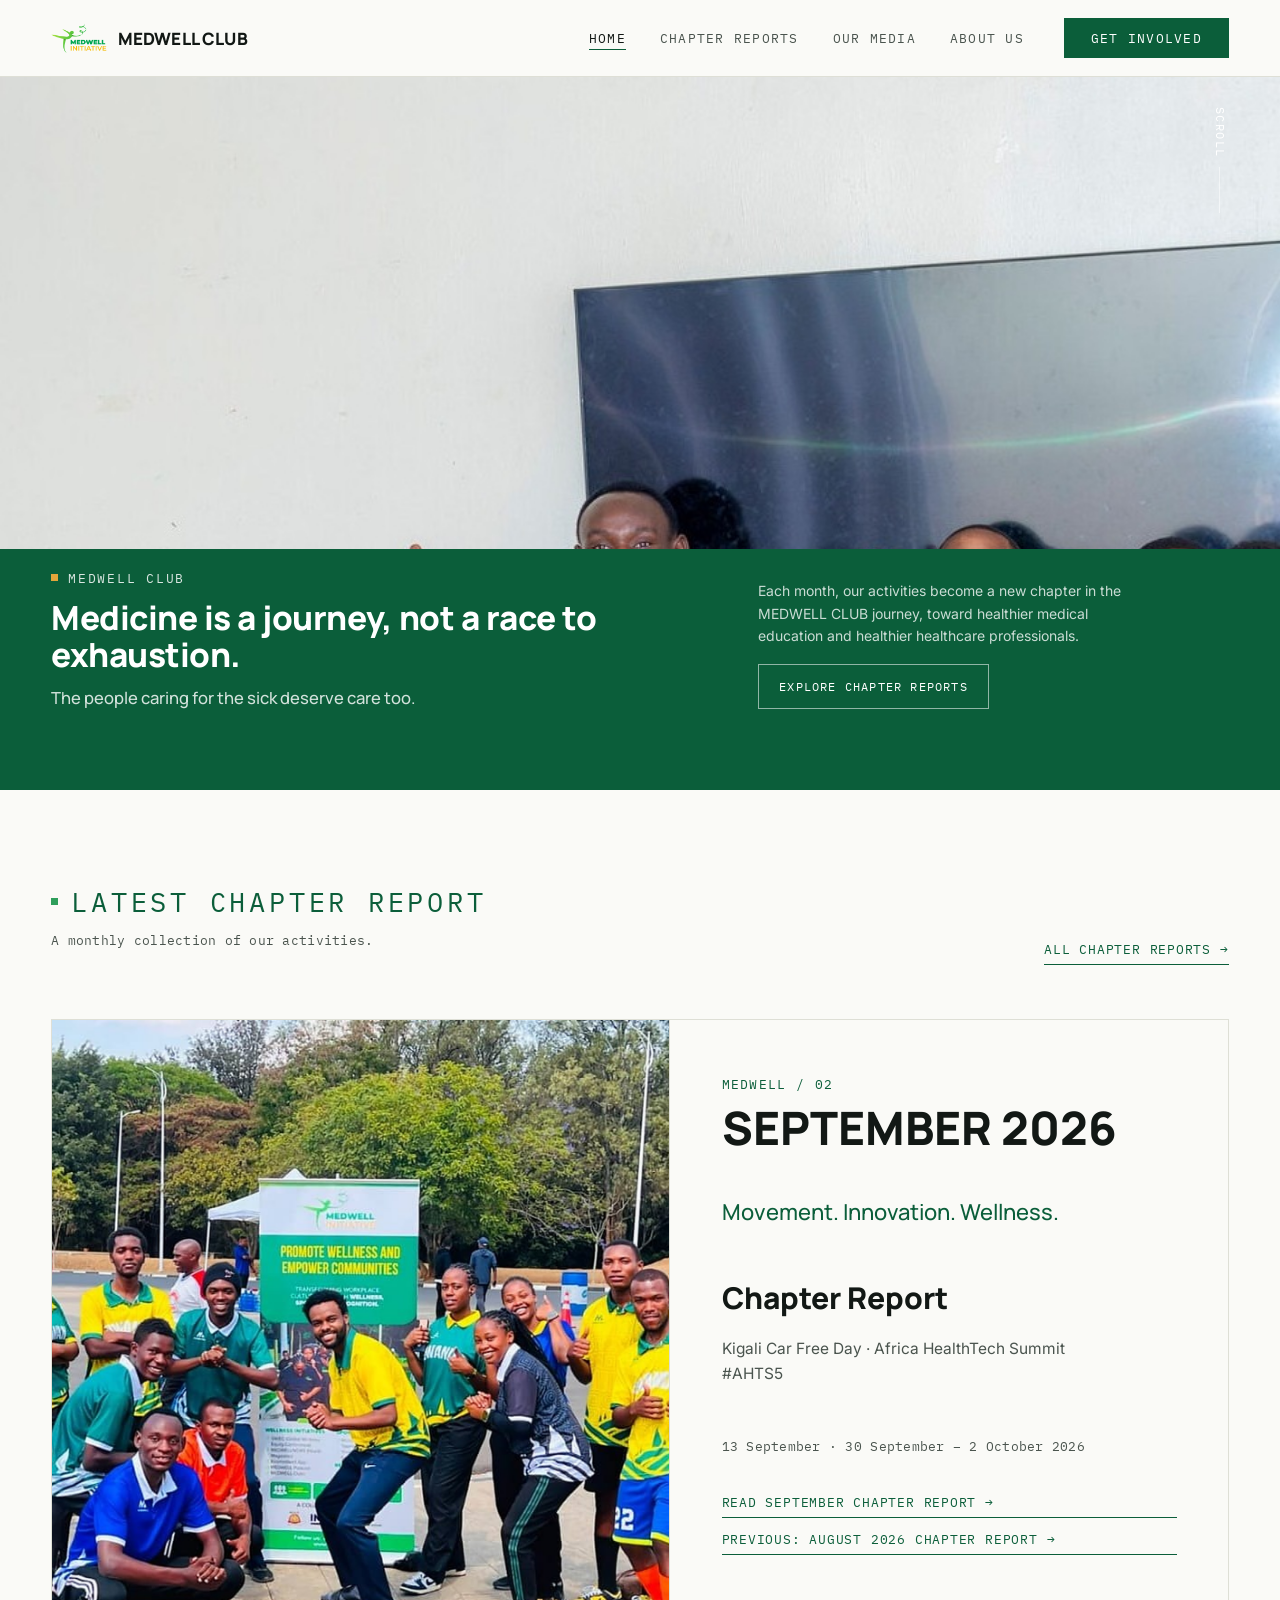
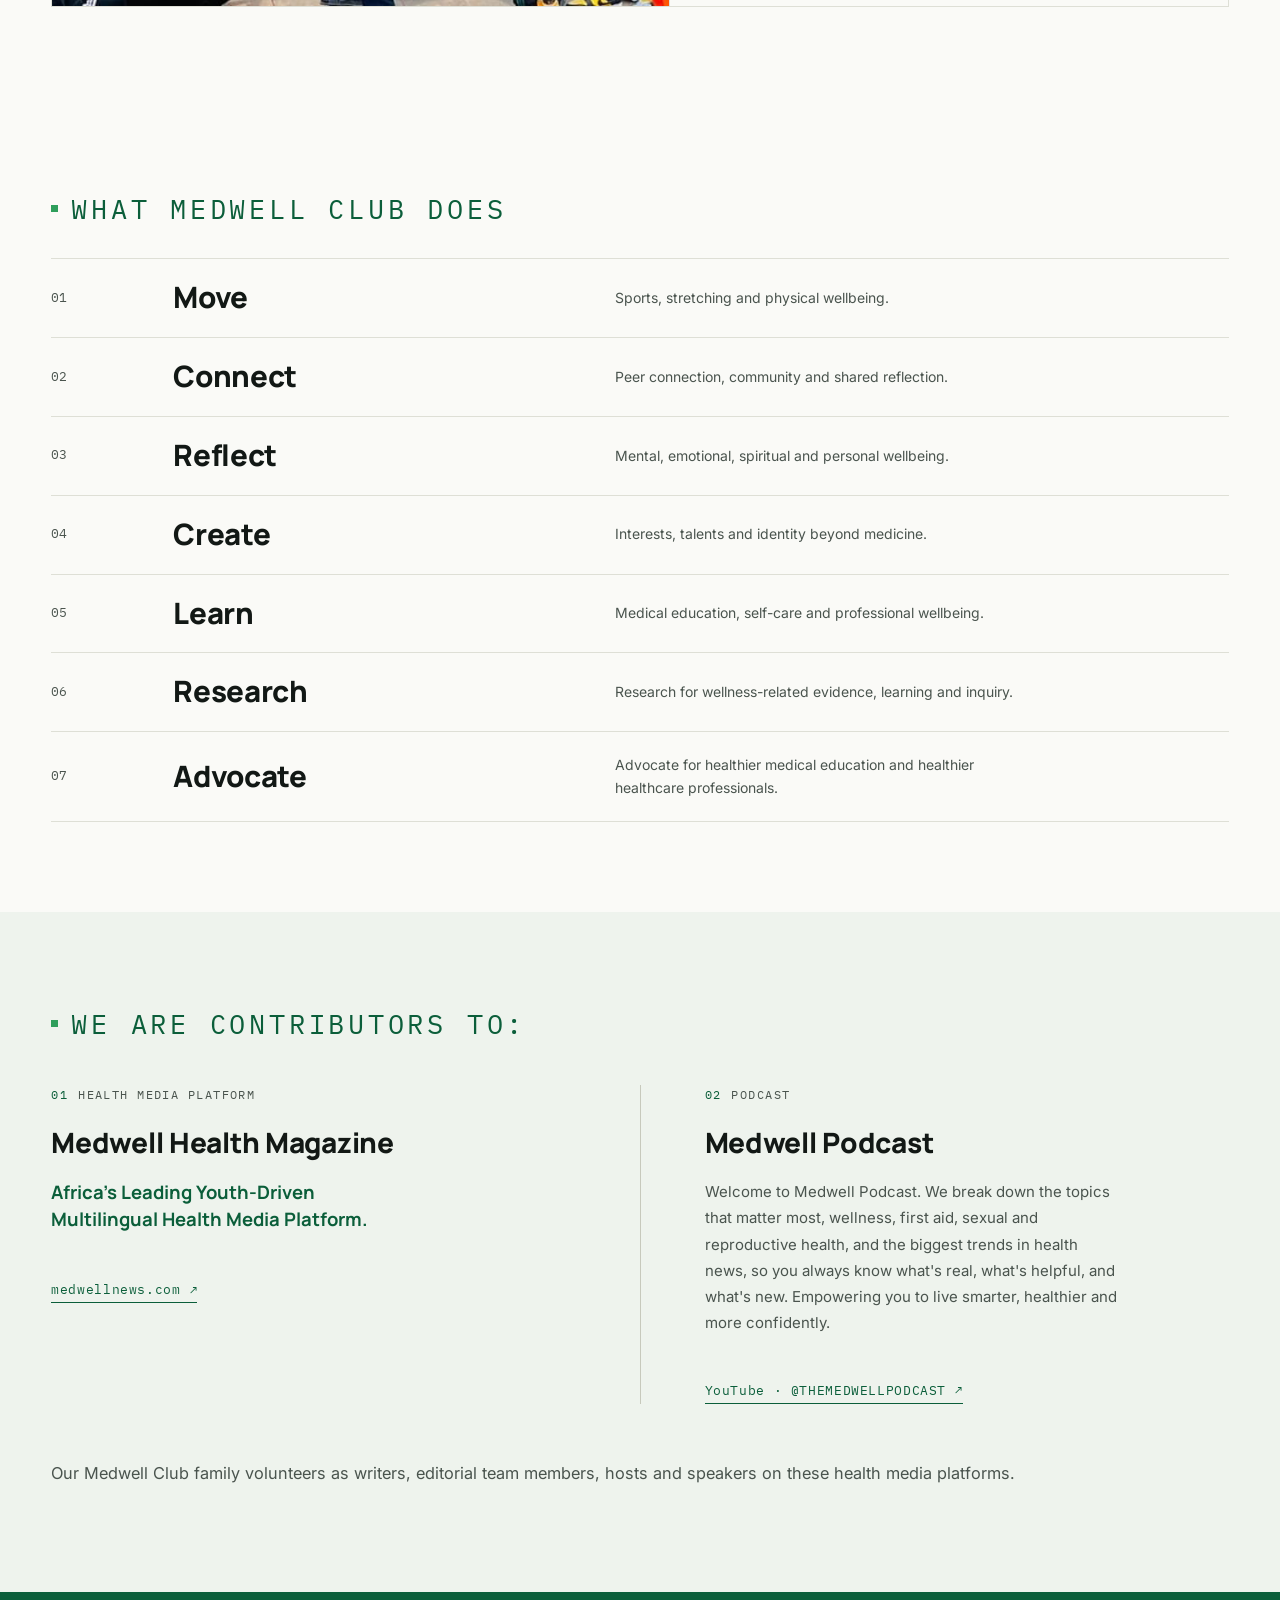
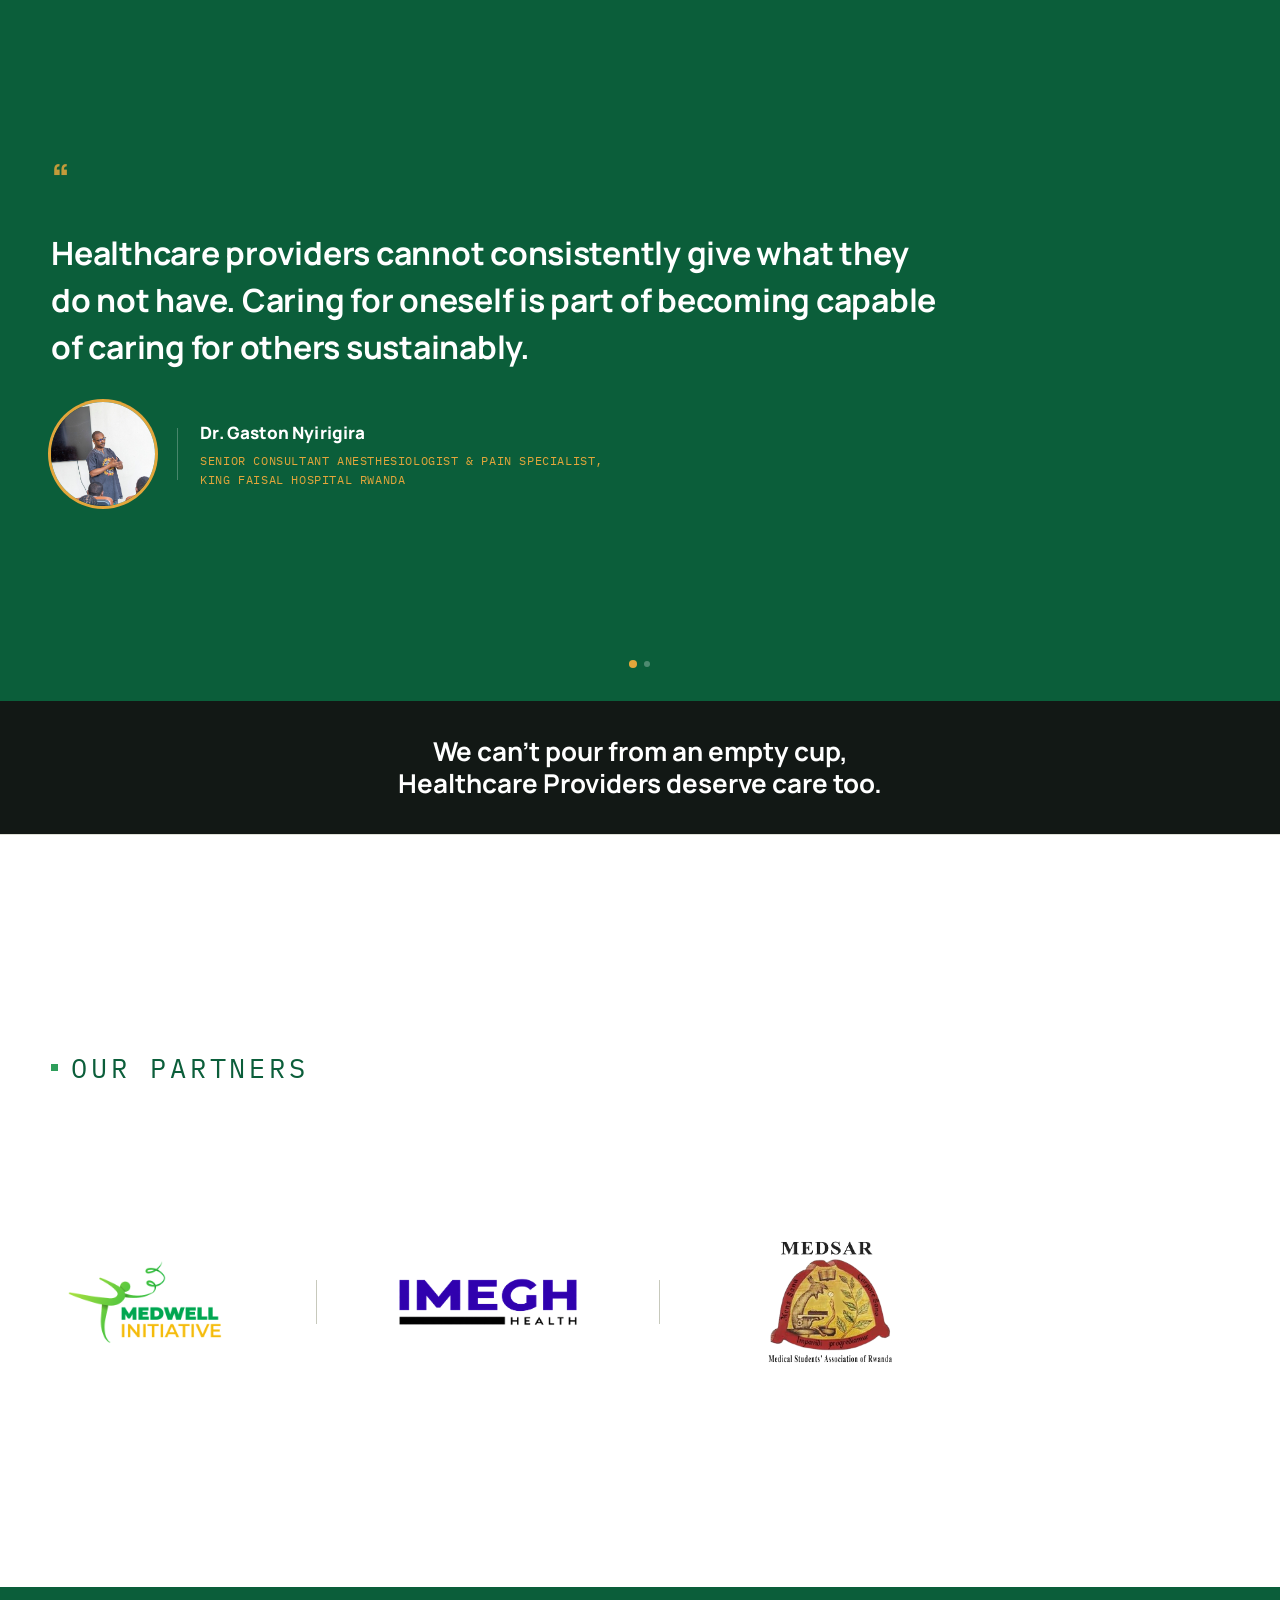
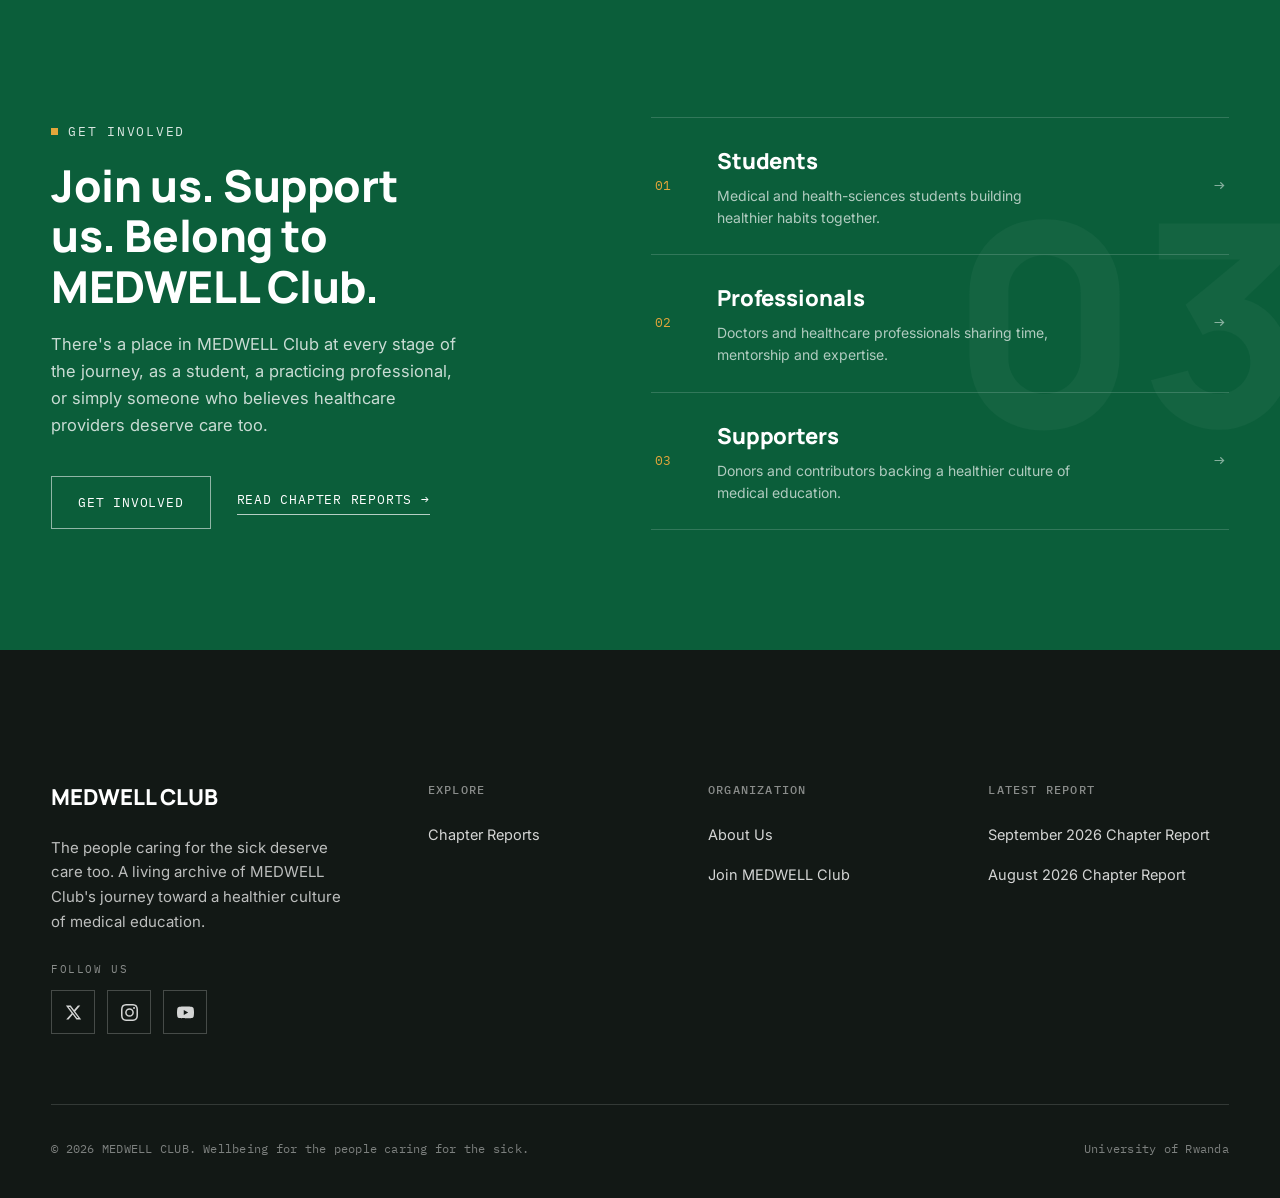
<file: index.html>
<!DOCTYPE html>
<html lang="en">
<head>
<meta charset="UTF-8">
<meta name="viewport" content="width=device-width, initial-scale=1.0">
<title>MEDWELL Club: We can't pour from an empty cup. Healthcare Providers deserve care too.</title>
<meta name="description" content="MEDWELL Club is a medical-student wellbeing initiative building a culture of healthier medical education. Follow our monthly chapters and formal reports.">
<link rel="preconnect" href="https://fonts.googleapis.com">
<link href="https://fonts.googleapis.com/css2?family=Manrope:wght@500;700;800&family=Inter:wght@400;500;600&family=IBM+Plex+Mono:wght@400;500&display=swap" rel="stylesheet">
<link rel="stylesheet" href="css/style.css">
<style>
  .hero {
    position: relative;
    min-height: calc(100vh - 77px);
    display: flex;
    flex-direction: column;
    justify-content: flex-end;
    overflow: hidden;
  }
  .hero img {
    position: absolute;
    inset: 0;
    width: 100%;
    height: 100%;
    object-fit: cover;
    object-position: center top;
  }
  .hero picture { position: absolute; inset: 0; width: 100%; height: 100%; }
  @media (max-width: 700px) {
    /* On mobile the hero section is ~100vh tall (min-height: calc(100vh - 77px)),
       but most of that height sits behind the opaque hero-panel text block.
       With position:absolute + height:100%, object-fit:cover was scaling the
       photo to cover that *entire* hidden height, over-zooming and cropping
       most of the group off the sides. Decoupling the photo from that height
       (fixed aspect ratio, normal flow, sized only by width) fixes this. */
    .hero { min-height: 0; }
    .hero picture {
      position: static;
      width: 100%;
      height: auto;
      aspect-ratio: 937 / 873;
    }
    .hero img {
      position: static;
      width: 100%;
      height: auto;
      aspect-ratio: 937 / 873;
      object-fit: cover;
      object-position: center center;
    }
  }
  @media (min-width: 701px) {
    /* Same underlying issue as mobile: with position:absolute + height:100%,
       the photo was scaled to cover the *entire* min-height:100vh hero box,
       including the height hidden behind the hero-panel text block. On
       laptop/desktop viewports that hidden height varies a lot, so the photo
       kept over-zooming, cropping people off the sides and leaving too
       little breathing room above the green panel. Decoupling the photo
       from viewport height (fixed aspect ratio, normal flow, sized only by
       width) locks in a consistent, intentional crop at every screen size. */
    .hero { min-height: 0; }
    .hero picture {
      position: static;
      width: 100%;
      height: auto;
      aspect-ratio: 2200 / 812;
    }
    .hero img {
      position: static;
      width: 100%;
      height: auto;
      aspect-ratio: 2200 / 812;
      object-fit: cover;
      object-position: center top;
    }
  }
  .hero-panel {
    position: relative;
    background: var(--green-deep);
    /* Top padding trimmed down (was 26px) to bring the heading up closer to
       the photo, tightening the gap. */
    padding: 14px var(--gutter) 64px;
    /* Bottom padding scales with the *smallest* visible viewport height (svh),
       which already excludes mobile browser chrome (address bar/toolbars),
       so the CTA gets comfortable breathing room below it on tall laptop
       screens without being pushed off-screen on short/mobile viewports.
       The plain 64px above is the fallback for browsers without svh support. */
    padding-bottom: clamp(64px, 9svh, 112px);
  }
  .hero-grid {
    display: grid;
    grid-template-columns: 1.4fr 1fr;
    align-items: end;
    gap: 48px;
  }
  .hero-panel .eyebrow { color: rgba(255,255,255,0.85); }
  .hero-panel .eyebrow::before { background: var(--gold); }
  .hero-statement {
    font-family: var(--font-display);
    font-weight: 800;
    color: var(--white);
    font-size: clamp(22px, 2.6vw, 34px);
    line-height: 1.12;
    letter-spacing: -0.015em;
    margin-top: 10px;
  }
  .hero-subline {
    font-family: var(--font-display);
    font-weight: 500;
    color: rgba(255,255,255,0.82);
    font-size: clamp(15px, 1.3vw, 18px);
    line-height: 1.4;
    margin: 12px 0 0;
  }
  .hero-foot {
    display: flex;
    flex-direction: column;
    align-items: flex-start;
    gap: 16px;
  }
  .hero-foot p {
    max-width: 44ch;
    color: rgba(255,255,255,0.78);
    font-size: 14px;
    margin: 0;
  }
  .hero-cta {
    display: inline-flex;
    align-items: center;
    font-family: var(--font-mono);
    font-size: 12px;
    letter-spacing: 0.1em;
    text-transform: uppercase;
    color: var(--white);
    background: transparent;
    border: 1px solid rgba(255,255,255,0.55);
    padding: 12px 20px;
    transition: border-color 0.25s ease, background 0.25s ease;
  }
  .hero-cta:hover { border-color: rgba(255,255,255,0.9); background: rgba(255,255,255,0.06); }
  @media (max-width: 880px) {
    .hero-panel { padding: 10px var(--gutter) 40px; }
    .hero-panel { padding-bottom: clamp(40px, 8svh, 88px); }
    .hero-grid { grid-template-columns: 1fr; align-items: start; gap: 10px; }
    .hero-statement { font-size: 22px; margin-top: 8px; }
    .hero-subline { font-size: 13.5px; margin-top: 6px; }
    .hero-foot { margin-top: 0; gap: 8px; }
    .hero-foot p { font-size: 13px; line-height: 1.45; }
    .hero-cta { font-size: 11px; padding: 10px 16px; }
  }
  .scroll-cue {
    position: absolute;
    top: 30px;
    right: var(--gutter);
    font-family: var(--font-mono);
    font-size: 11.5px;
    letter-spacing: 0.12em;
    text-transform: uppercase;
    color: var(--white);
    writing-mode: vertical-rl;
    display: flex;
    align-items: center;
    gap: 10px;
  }
  .scroll-cue::after { content:''; width:1px; height:46px; background: rgba(255,255,255,0.5); }

  /* Categories index */
  .cat-row {
    display: grid;
    grid-template-columns: 90px 1fr 1.5fr;
    align-items: center;
    gap: 32px;
    padding: 22px 0;
    border-top: 1px solid var(--line);
    transition: background 0.3s ease;
  }
  .cat-row:last-child { border-bottom: 1px solid var(--line); }
  .cat-row:hover { background: var(--green-wash); }
  .cat-index { font-family: var(--font-mono); font-size: 13px; color: var(--ink-soft); }
  .cat-name { font-family: var(--font-display); font-weight: 800; font-size: clamp(22px, 2.3vw, 30px); letter-spacing: -0.01em; line-height: 1.15; }
  .cat-desc { color: var(--ink-soft); font-size: 14px; line-height: 1.6; max-width: 46ch; }
  @media (max-width: 700px) {
    .cat-row { grid-template-columns: 40px 1fr; grid-template-areas: "idx name" ". desc"; row-gap: 8px; padding: 17px 0; }
    .cat-index { grid-area: idx; }
    .cat-name { grid-area: name; font-size: 21px; line-height: 1.15; }
    .cat-desc { grid-area: desc; font-size: 13px; line-height: 1.55; }
  }

  /* Chapter feature */
  .chapter-feature {
    display: grid;
    grid-template-columns: 1.05fr 0.95fr;
    gap: 0;
    border: 1px solid var(--line);
  }
  .chapter-feature .cf-image { position: relative; min-height: 440px; background: var(--ink); }
  .chapter-feature .cf-image img { width: 100%; height: 100%; object-fit: cover; object-position: 45% 50%; position: absolute; inset: 0; image-rendering: auto; }
  .cf-text {
    padding: clamp(30px, 4vw, 64px);
    display: flex;
    flex-direction: column;
    justify-content: center;
    gap: 22px;
    border-left: 1px solid var(--line);
  }
  .cf-num { font-family: var(--font-mono); font-size: 13px; letter-spacing: 0.1em; color: var(--green-deep); text-transform: uppercase; }
  .cf-month { font-family: var(--font-display); font-weight: 800; font-size: clamp(30px, 4vw, 46px); line-height: 1; margin-top: 8px;}
  .cf-motif { font-family: var(--font-display); font-weight: 500; font-size: clamp(18px, 2vw, 22px); color: var(--green-deep); font-style: normal; }
  .cf-title { font-size: clamp(22px, 2.4vw, 30px); font-weight: 800; font-family: var(--font-display); }
  .cf-theme { color: var(--ink-soft); font-size: 15.5px; max-width: 40ch; }
  @media (max-width: 880px) {
    .chapter-feature { grid-template-columns: 1fr; }
    .cf-image { min-height: 340px; }
    .cf-text { border-left: none; border-top: 1px solid var(--line); }
  }

  /* Quote slider */
  .quote-slider {
    background: var(--green-deep);
    color: var(--white);
    position: relative;
    overflow: hidden;
  }
  .quote-slider-viewport { overflow: hidden; }
  .quote-track {
    display: flex;
    align-items: stretch;
    will-change: transform;
  }
  .quote-slide {
    flex-shrink: 0;
    box-sizing: border-box;
    padding: 96px 0 84px;
    display: flex;
    align-items: center;
  }
  .quote-slide .wrap {
    display: flex;
    flex-direction: column;
    align-items: flex-start;
    gap: 32px;
  }
  .qs-mark {
    font-family: var(--font-display);
    font-weight: 800;
    font-size: 40px;
    line-height: 1;
    color: var(--gold);
    opacity: 0.85;
  }
  .quote-slide blockquote {
    margin: 0;
    max-width: 900px;
    font-family: var(--font-display);
    font-weight: 700;
    font-size: clamp(22px, 2.6vw, 32px);
    line-height: 1.46;
    letter-spacing: -0.008em;
  }
  .qs-attribution {
    display: flex;
    align-items: center;
    gap: 22px;
  }
  .qs-photo {
    width: 104px;
    height: 104px;
    border-radius: 999px;
    object-fit: cover;
    object-position: 50% 22%;
    flex-shrink: 0;
    display: block;
    box-shadow: 0 0 0 3px var(--gold);
  }
  .qs-divider {
    width: 1px;
    height: 52px;
    background: rgba(255,255,255,0.25);
    flex-shrink: 0;
  }
  .qs-meta { display: flex; flex-direction: column; gap: 6px; min-width: 0; max-width: 44ch; }
  .qs-name {
    font-family: var(--font-display);
    font-weight: 800;
    font-size: 17px;
    letter-spacing: 0.01em;
  }
  .qs-role {
    font-family: var(--font-mono);
    font-size: 12px;
    letter-spacing: 0.05em;
    text-transform: uppercase;
    color: var(--gold);
    line-height: 1.55;
  }
  .quote-dots {
    display: flex;
    gap: 8px;
    justify-content: center;
    padding-bottom: 34px;
  }
  .quote-dot {
    width: 6px;
    height: 6px;
    border-radius: 50%;
    background: rgba(255,255,255,0.28);
    transition: background 0.5s ease, transform 0.5s ease;
  }
  .quote-dot.active { background: var(--gold); transform: scale(1.35); }
  @media (max-width: 780px) {
    .quote-slide { padding: 64px 0 54px; }
    .quote-slide .wrap { gap: 26px; }
    .quote-slide blockquote { font-size: clamp(19px, 3.4vw, 24px); line-height: 1.44; }
    .qs-photo { width: 84px; height: 84px; }
    .qs-divider { height: 42px; }
    .qs-name { font-size: 15.5px; }
    .qs-role { font-size: 11px; }
  }
  @media (max-width: 460px) {
    .qs-attribution { gap: 16px; }
    .qs-photo { width: 72px; height: 72px; }
    .qs-divider { display: none; }
  }
  @media (prefers-reduced-motion: reduce) {
    .quote-track { transform: none !important; transition: none !important; flex-direction: column; width: 100% !important; }
    .quote-slide { flex: 0 0 100% !important; width: 100% !important; }
  }
  .quote-secondary {
    background: var(--ink);
    color: var(--white);
    padding: 34px 0;
    text-align: center;
  }
  .quote-secondary p {
    margin: 0;
    font-family: var(--font-display);
    font-weight: 700;
    font-size: clamp(18px, 2.4vw, 26px);
    line-height: 1.25;
  }

  /* Our Partners */
  .partners-section {
    padding: 211px 0;
    border-top: 1px solid var(--line);
    background: var(--white);
  }
  .partners-row {
    display: flex;
    align-items: center;
    justify-content: flex-start;
    flex-wrap: wrap;
    gap: clamp(44px, 6vw, 88px);
    margin-top: 139px;
  }
  .partner-logo {
    width: clamp(128px, 15vw, 188px);
    height: 84px;
    display: flex;
    align-items: center;
    justify-content: center;
  }
  .partner-logo img {
    max-width: 100%;
    max-height: 100%;
    width: auto;
    height: auto;
  }
  /* MEDSAR's mark is a square badge with its legend text baked into the
     artwork, unlike the two flat wordmarks beside it — constrained to the
     same 84px box it reads as a blur. Give its box more room so the badge
     (and the words at the bottom of it) render legibly, while keeping the
     row's vertical centering so it doesn't throw off alignment. */
  .partner-logo--medsar { height: 148px; }
  .partners-divider {
    width: 1px;
    height: 44px;
    background: var(--line-strong);
    flex-shrink: 0;
  }
  @media (max-width:700px) {
    .partners-section { padding: 122px 0; }
    .partners-row { justify-content: center; gap: clamp(14px, 4vw, 28px); margin-top: 78px; flex-wrap: nowrap; }
    .partners-divider { display: none; }
    .partner-logo { height: 46px; width: clamp(76px, 27vw, 108px); }
    .partner-logo--medsar { height: 88px; }
  }

  /* Get Involved (closing section) styling now lives in css/style.css,
     shared with the About Us page's own Get Involved section. */

  /* This section's own bottom padding plus the footer's own top padding
     (90px) already give ample, intentional breathing room; the
     site-footer's default margin-top (160px) was stacking a third gap
     on top of those two, tripling the space. Removed here only. */
  .site-footer { margin-top: 0; }
  @media (max-width: 520px) { .site-footer { margin-top: 0; } }

  /* Story strip */
  .story-strip { display: grid; grid-template-columns: 1.3fr 0.9fr 1fr; gap: 18px; }
  .story-strip figure { margin: 0; overflow: hidden; background: var(--line); }
  .story-strip img { width: 100%; height: 100%; object-fit: cover; display:block; aspect-ratio: 4/5; transition: transform 0.6s ease; }
  .story-strip figure:hover img { transform: scale(1.035); }
  .story-strip .tall { aspect-ratio: auto; }
  .story-strip .tall img { aspect-ratio: 3/4.4; }
  @media (max-width: 780px) {
    .story-strip { grid-template-columns: 1fr 1fr; }
    .story-strip figure:first-child { grid-column: 1 / -1; }
  }


  .two-col-head {
    display: flex;
    justify-content: space-between;
    align-items: flex-end;
    gap: 30px;
    margin-bottom: 54px;
    flex-wrap: wrap;
  }

  /* "We are Contributors to" — two editorial media contributions.
     A quiet centre rule (not a card border) separates them on desktop;
     on mobile it becomes a simple top rule between stacked entries.
     The two entries are typographically distinct on purpose (a pull
     line for the magazine, a running paragraph for the podcast) so
     they never read as matching, generic tiles. */
  .contributors-grid { display:grid; grid-template-columns: 1fr 1px 1fr; gap: 64px; margin-top: 40px; align-items: start; }

  /* Closing line: understated sign-off, not a heading or card — no
     divider, just a step up in size so it reads as a natural close to
     the two entries above it. Wraps freely on narrow screens; from
     laptop width up it holds to a single line, sized so the full
     sentence fits the container without wrapping or shrinking to an
     illegible size (font-size derived from available content width
     divided by this exact sentence's measured character-width in
     Inter Regular, same technique as the page-intro fit-line headline). */
  .contributors-closing {
    margin-top: 40px;
    color: var(--ink-soft);
    font-size: clamp(14px, 2.1vw, 16px);
    line-height: 1.6;
    max-width: 62ch;
  }
  @media (min-width: 1024px) {
    .contributors-closing {
      white-space: nowrap;
      max-width: none;
      margin-top: 56px;
      font-size: clamp(1px, calc((min(100vw, 1320px) - 2 * var(--gutter)) / 72), 16.5px);
    }
  }
  .contributors-divider { background: var(--line-strong); align-self: stretch; }

  .contributor-kicker { display:flex; align-items:center; gap:10px; font-family:var(--font-mono); font-size:12px; letter-spacing:.12em; text-transform:uppercase; color:var(--ink-soft); }
  .contributor-kicker .n { color:var(--green-deep); }
  .contributor-name { font-family:var(--font-display); font-weight:800; font-size:clamp(21px, 2.3vw, 28px); letter-spacing:-0.01em; margin-top:16px; }
  .contributor-tagline { font-family:var(--font-display); font-weight:700; color:var(--green-deep); font-size:18.5px; line-height:1.45; max-width:28ch; margin-top:14px; }
  .contributor-desc { color:var(--ink-soft); font-size:15px; line-height:1.75; max-width:46ch; margin-top:14px; }

  .contributor-link {
    display:inline-flex; align-items:center; gap:9px; margin-top:28px;
    font-family:var(--font-mono); font-size:12.5px; letter-spacing:.05em;
    color:var(--green-deep); padding-bottom:3px; border-bottom:1px solid var(--green-deep);
    transition: gap 0.25s ease, color 0.25s ease, border-color 0.25s ease;
  }
  .contributor-link:hover { gap:15px; color:var(--ink); border-color:var(--ink); }
  .contributor-link .ext-icon { font-size:12px; display:inline-block; transition: transform 0.25s ease; }
  .contributor-link:hover .ext-icon { transform: translate(2px, -2px); }

  @media (max-width: 780px) {
    .contributors-grid { grid-template-columns: 1fr; gap:0; margin-top: 40px; }
    .contributors-divider { display:none; }
    .contributor ~ .contributor { border-top:1px solid var(--line); margin-top:36px; padding-top:36px; }
  }
</style>
</head>
<body>
<a class="skip-link" href="#main">Skip to content</a>

<header class="site-header">
  <div class="wrap">
    <a href="index.html" class="brand">
      <img src="assets/logos/medwell-logo.png" alt="MEDWELL Club">
      <span>MEDWELL CLUB</span>
    </a>
    <nav class="main-nav" id="main-nav">
      <ul>
        <li><a href="index.html" aria-current="page">Home</a></li>
        <li><a href="reports.html">Chapter Reports</a></li>
        <li><a href="#our-media">Our Media</a></li>
        <li><a href="about.html">About Us</a></li>
      </ul>
      <a href="#get-involved" class="btn btn-solid join-btn">GET INVOLVED</a>
      <div class="nav-social">
        <span class="social-label">Follow us</span>
        <div class="social-icons">
          <a href="https://x.com/medwell_medsar" class="social-link" target="_blank" rel="noopener noreferrer" aria-label="MEDWELL Club on X"><svg viewBox="0 0 24 24" aria-hidden="true"><path fill="currentColor" d="M18.244 2.25h3.308l-7.227 8.26 8.502 11.24H16.17l-5.214-6.817L4.99 21.75H1.68l7.73-8.835L1.254 2.25H8.08l4.713 6.231zm-1.161 17.52h1.833L7.084 4.126H5.117z"/></svg></a>
          <a href="https://www.instagram.com/medwell250/" class="social-link" target="_blank" rel="noopener noreferrer" aria-label="MEDWELL Club on Instagram"><svg viewBox="0 0 24 24" aria-hidden="true"><path fill="currentColor" d="M12 2.163c3.204 0 3.584.012 4.85.07 3.252.148 4.771 1.691 4.919 4.919.058 1.265.069 1.645.069 4.849 0 3.205-.012 3.584-.069 4.849-.149 3.225-1.664 4.771-4.919 4.919-1.266.058-1.644.07-4.85.07-3.204 0-3.584-.012-4.849-.07-3.26-.149-4.771-1.699-4.919-4.92-.058-1.265-.07-1.644-.07-4.849 0-3.204.012-3.584.07-4.849.149-3.227 1.664-4.771 4.919-4.919 1.266-.057 1.645-.069 4.849-.069zm0-2.163c-3.259 0-3.667.014-4.947.072-4.358.2-6.78 2.618-6.98 6.98-.059 1.281-.073 1.689-.073 4.948 0 3.259.014 3.668.072 4.948.2 4.358 2.618 6.78 6.98 6.98 1.281.058 1.689.072 4.948.072 3.259 0 3.668-.014 4.948-.072 4.354-.2 6.782-2.618 6.979-6.98.059-1.28.073-1.689.073-4.948 0-3.259-.014-3.667-.072-4.947-.196-4.354-2.617-6.78-6.979-6.98-1.281-.059-1.69-.073-4.949-.073zM12 5.838a6.162 6.162 0 1 0 0 12.324 6.162 6.162 0 0 0 0-12.324zM12 16a4 4 0 1 1 0-8 4 4 0 0 1 0 8zm6.406-11.845a1.44 1.44 0 1 0 0 2.881 1.44 1.44 0 0 0 0-2.881z"/></svg></a>
          <a href="https://www.youtube.com/@THEMEDWELLPODCAST" class="social-link" target="_blank" rel="noopener noreferrer" aria-label="MEDWELL Club on YouTube"><svg viewBox="0 0 24 24" aria-hidden="true"><path fill="currentColor" d="M23.498 6.186a2.994 2.994 0 0 0-2.106-2.117C19.505 3.545 12 3.545 12 3.545s-7.505 0-9.392.524A2.994 2.994 0 0 0 .502 6.186 31.26 31.26 0 0 0 0 12a31.26 31.26 0 0 0 .502 5.814 2.994 2.994 0 0 0 2.106 2.117c1.887.524 9.392.524 9.392.524s7.505 0 9.392-.524a2.994 2.994 0 0 0 2.106-2.117A31.26 31.26 0 0 0 24 12a31.26 31.26 0 0 0-.502-5.814zM9.545 15.568V8.432L15.818 12l-6.273 3.568z"/></svg></a>
        </div>
      </div>
    </nav>
    <button class="nav-toggle" aria-label="Toggle menu" aria-expanded="false" aria-controls="main-nav"><span></span></button>
  </div>
</header>

<main id="main">

  <!-- HERO -->
  <section class="hero">
    <picture>
      <source media="(max-width: 700px)" srcset="assets/photos/hero-guest-speaker-cover-mobile.jpg">
      <img src="assets/photos/hero-guest-speaker-cover.jpg" alt="MEDWELL Club members and guest speaker Dr. Gaston Nyirigira posing together after the Wellness Retreat session.">
    </picture>    <span class="scroll-cue">Scroll</span>
    <div class="hero-panel">
      <div class="wrap hero-grid" style="padding:0;">
        <div class="hero-left">
          <span class="eyebrow">MEDWELL CLUB</span>
          <h1 class="hero-statement">Medicine is a journey, not a race to exhaustion.</h1>
          <p class="hero-subline">The people caring for the sick deserve care too.</p>
        </div>
        <div class="hero-foot">
          <p>Each month, our activities become a new chapter in the MEDWELL CLUB journey, toward healthier medical education and healthier healthcare professionals.</p>
          <a class="hero-cta" href="reports.html">Explore Chapter Reports</a>
        </div>
      </div>
    </div>
  </section>

  <!-- CURRENT CHAPTER REPORT -->
  <section class="section-tight">
    <div class="wrap">
      <div class="two-col-head">
        <div>
          <span class="eyebrow eyebrow-heading">Latest Chapter Report</span>
          <p class="meta" style="margin-top:8px;">A monthly collection of our activities.</p>
        </div>
        <a class="link-arrow" href="reports.html">All Chapter Reports <span class="a">→</span></a>
      </div>
      <div class="chapter-feature reveal">
        <div class="cf-image"><img src="assets/photos/sept-cfd-team-banner-2x.jpg" alt="MedWell Club members gathered around the MedWell banner at Kigali Car Free Day, September 2026."></div>
        <div class="cf-text">
          <div><span class="cf-num">MEDWELL / 02</span><div class="cf-month">SEPTEMBER 2026</div></div>
          <p class="cf-motif">Movement. Innovation. Wellness.</p>
          <div><div class="cf-title">Chapter Report</div><p class="cf-theme">Kigali Car Free Day · Africa HealthTech Summit #AHTS5</p></div>
          <p class="meta">13 September · 30 September – 2 October 2026</p>
          <div style="display:flex; flex-direction:column; gap:12px;">
            <a class="link-arrow" href="september-2026-chapter-report.html">Read September Chapter Report <span class="a">→</span></a>
            <a class="link-arrow" href="august-2026-chapter-report.html">Previous: August 2026 Chapter Report <span class="a">→</span></a>
          </div>
        </div>
      </div>
    </div>
  </section>

  <!-- CATEGORIES -->
  <section class="section-tight">
    <div class="wrap">
      <span class="eyebrow eyebrow-heading">What MEDWELL Club Does</span>
      <div style="margin-top:28px;">
        <div class="cat-row reveal">
          <span class="cat-index">01</span>
          <span class="cat-name">Move</span>
          <span class="cat-desc">Sports, stretching and physical wellbeing.</span>
        </div>
        <div class="cat-row reveal">
          <span class="cat-index">02</span>
          <span class="cat-name">Connect</span>
          <span class="cat-desc">Peer connection, community and shared reflection.</span>
        </div>
        <div class="cat-row reveal">
          <span class="cat-index">03</span>
          <span class="cat-name">Reflect</span>
          <span class="cat-desc">Mental, emotional, spiritual and personal wellbeing.</span>
        </div>
        <div class="cat-row reveal">
          <span class="cat-index">04</span>
          <span class="cat-name">Create</span>
          <span class="cat-desc">Interests, talents and identity beyond medicine.</span>
        </div>
        <div class="cat-row reveal">
          <span class="cat-index">05</span>
          <span class="cat-name">Learn</span>
          <span class="cat-desc">Medical education, self-care and professional wellbeing.</span>
        </div>
        <div class="cat-row reveal">
          <span class="cat-index">06</span>
          <span class="cat-name">Research</span>
          <span class="cat-desc">Research for wellness-related evidence, learning and inquiry.</span>
        </div>
        <div class="cat-row reveal">
          <span class="cat-index">07</span>
          <span class="cat-name">Advocate</span>
          <span class="cat-desc">Advocate for healthier medical education and healthier healthcare professionals.</span>
        </div>
      </div>
    </div>
  </section>

  <!-- CONTRIBUTORS -->
  <section class="section-tight" id="our-media" style="background:var(--green-wash);">
    <div class="wrap">
      <span class="eyebrow eyebrow-heading">We are Contributors to:</span>
      <div class="contributors-grid">
        <article class="contributor">
          <span class="contributor-kicker"><span class="n">01</span> Health Media Platform</span>
          <h3 class="contributor-name">Medwell Health Magazine</h3>
          <p class="contributor-tagline">Africa's Leading Youth-Driven Multilingual Health Media Platform.</p>
          <a class="contributor-link" href="https://www.medwellnews.com/" target="_blank" rel="noopener noreferrer" aria-label="Visit Medwell Health Magazine (opens in a new tab)">medwellnews.com <span class="ext-icon" aria-hidden="true">↗</span></a>
        </article>
        <div class="contributors-divider" aria-hidden="true"></div>
        <article class="contributor">
          <span class="contributor-kicker"><span class="n">02</span> Podcast</span>
          <h3 class="contributor-name">Medwell Podcast</h3>
          <p class="contributor-desc">Welcome to Medwell Podcast. We break down the topics that matter most, wellness, first aid, sexual and reproductive health, and the biggest trends in health news, so you always know what's real, what's helpful, and what's new. Empowering you to live smarter, healthier and more confidently.</p>
          <a class="contributor-link" href="https://www.youtube.com/@THEMEDWELLPODCAST" target="_blank" rel="noopener noreferrer" aria-label="Watch Medwell Podcast on YouTube (opens in a new tab)">YouTube · @THEMEDWELLPODCAST <span class="ext-icon" aria-hidden="true">↗</span></a>
        </article>
      </div>
      <p class="contributors-closing">Our Medwell Club family volunteers as writers, editorial team members, hosts and speakers on these health media platforms.</p>
    </div>
  </section>

  <!-- QUOTE SLIDER -->
  <section class="quote-slider">
    <div class="quote-slider-viewport">
      <div class="quote-track" id="quote-track">
        <div class="quote-slide">
          <div class="wrap">
            <span class="qs-mark" aria-hidden="true">&ldquo;</span>
            <blockquote>Healthcare providers cannot consistently give what they do not have. Caring for oneself is part of becoming capable of caring for others sustainably.</blockquote>
            <div class="qs-attribution">
              <img class="qs-photo" src="assets/photos/quote-dr-gaston.jpg" alt="Dr. Gaston Nyirigira" loading="lazy">
              <span class="qs-divider" aria-hidden="true"></span>
              <div class="qs-meta">
                <span class="qs-name">Dr. Gaston Nyirigira</span>
                <span class="qs-role">Senior Consultant Anesthesiologist &amp; Pain Specialist, King Faisal Hospital Rwanda</span>
              </div>
            </div>
          </div>
        </div>
        <div class="quote-slide">
          <div class="wrap">
            <span class="qs-mark" aria-hidden="true">&ldquo;</span>
            <blockquote>According to Africa CDC, Africa bears more than a quarter of the global disease burden while accounting for only about 3% of the global health workforce. In a system carrying this burden, burnout isn&rsquo;t a badge of honor. It is associated with increased patient-safety risks and medical errors, reduced job satisfaction and poor retention.</blockquote>
            <div class="qs-attribution">
              <img class="qs-photo" src="assets/photos/quote-bonheur.jpg" alt="Bonheur Mwizerwa" loading="lazy">
              <span class="qs-divider" aria-hidden="true"></span>
              <div class="qs-meta">
                <span class="qs-name">Bonheur Mwizerwa</span>
                <span class="qs-role">MEDWELL Club Coordinator</span>
              </div>
            </div>
          </div>
        </div>
      </div>
      <div class="quote-dots" id="quote-dots" aria-hidden="true"></div>
    </div>
  </section>
  <div class="quote-secondary">
    <div class="wrap">
      <p>We can't pour from an empty cup,<br>Healthcare Providers deserve care too.</p>
    </div>
  </div>

  <!-- OUR PARTNERS -->
  <section class="partners-section" aria-labelledby="partners-title">
    <div class="wrap">
      <span class="eyebrow eyebrow-heading" id="partners-title">Our Partners</span>
      <div class="partners-row">
        <div class="partner-logo"><img src="assets/logos/medwell-logo.png" alt="MEDWELL Initiative"></div>
        <span class="partners-divider" aria-hidden="true"></span>
        <div class="partner-logo"><img src="assets/logos/imegh-logo.png" alt="IMEGH Health"></div>
        <span class="partners-divider" aria-hidden="true"></span>
        <div class="partner-logo partner-logo--medsar"><img src="assets/logos/medsar-logo.png" alt="Medical Students' Association of Rwanda (MEDSAR)"></div>
      </div>
    </div>
  </section>

  <!-- GET INVOLVED -->
  <section class="involve-section" id="get-involved" aria-labelledby="involve-title">
    <div class="wrap involve-grid">
      <div class="involve-intro reveal">
        <span class="eyebrow" id="involve-title">Get Involved</span>
        <h2 class="involve-heading">Join us. Support us. Belong to MEDWELL Club.</h2>
        <p class="involve-lede">There's a place in MEDWELL Club at every stage of the journey, as a student, a practicing professional, or simply someone who believes healthcare providers deserve care too.</p>
        <div class="involve-cta">
          <a class="btn btn-ghost-light" href="#get-involved" data-open-involve>Get Involved</a>
          <a class="link-arrow on-dark" href="reports.html">Read Chapter Reports <span class="a">→</span></a>
        </div>
      </div>
      <div class="involve-ways reveal">
        <button type="button" class="involve-row" data-open-involve data-role="students">
          <span class="involve-num">01</span>
          <span class="involve-text">
            <span class="involve-label">Students</span>
            <span class="involve-desc">Medical and health-sciences students building healthier habits together.</span>
          </span>
          <span class="a" aria-hidden="true">→</span>
        </button>
        <button type="button" class="involve-row" data-open-involve data-role="professionals">
          <span class="involve-num">02</span>
          <span class="involve-text">
            <span class="involve-label">Professionals</span>
            <span class="involve-desc">Doctors and healthcare professionals sharing time, mentorship and expertise.</span>
          </span>
          <span class="a" aria-hidden="true">→</span>
        </button>
        <button type="button" class="involve-row" data-open-involve data-role="supporters">
          <span class="involve-num">03</span>
          <span class="involve-text">
            <span class="involve-label">Supporters</span>
            <span class="involve-desc">Donors and contributors backing a healthier culture of medical education.</span>
          </span>
          <span class="a" aria-hidden="true">→</span>
        </button>
      </div>
    </div>
  </section>

</main>

<footer class="site-footer">
  <div class="wrap">
    <div class="footer-top">
      <div>
        <div class="footer-brand">MEDWELL CLUB</div>
        <p class="footer-statement">The people caring for the sick deserve care too. A living archive of MEDWELL Club's journey toward a healthier culture of medical education.</p>
        <div class="footer-social">
          <span class="social-label">Follow us</span>
          <div class="social-icons">
            <a href="https://x.com/medwell_medsar" class="social-link" target="_blank" rel="noopener noreferrer" aria-label="MEDWELL Club on X"><svg viewBox="0 0 24 24" aria-hidden="true"><path fill="currentColor" d="M18.244 2.25h3.308l-7.227 8.26 8.502 11.24H16.17l-5.214-6.817L4.99 21.75H1.68l7.73-8.835L1.254 2.25H8.08l4.713 6.231zm-1.161 17.52h1.833L7.084 4.126H5.117z"/></svg></a>
            <a href="https://www.instagram.com/medwell250/" class="social-link" target="_blank" rel="noopener noreferrer" aria-label="MEDWELL Club on Instagram"><svg viewBox="0 0 24 24" aria-hidden="true"><path fill="currentColor" d="M12 2.163c3.204 0 3.584.012 4.85.07 3.252.148 4.771 1.691 4.919 4.919.058 1.265.069 1.645.069 4.849 0 3.205-.012 3.584-.069 4.849-.149 3.225-1.664 4.771-4.919 4.919-1.266.058-1.644.07-4.85.07-3.204 0-3.584-.012-4.849-.07-3.26-.149-4.771-1.699-4.919-4.92-.058-1.265-.07-1.644-.07-4.849 0-3.204.012-3.584.07-4.849.149-3.227 1.664-4.771 4.919-4.919 1.266-.057 1.645-.069 4.849-.069zm0-2.163c-3.259 0-3.667.014-4.947.072-4.358.2-6.78 2.618-6.98 6.98-.059 1.281-.073 1.689-.073 4.948 0 3.259.014 3.668.072 4.948.2 4.358 2.618 6.78 6.98 6.98 1.281.058 1.689.072 4.948.072 3.259 0 3.668-.014 4.948-.072 4.354-.2 6.782-2.618 6.979-6.98.059-1.28.073-1.689.073-4.948 0-3.259-.014-3.667-.072-4.947-.196-4.354-2.617-6.78-6.979-6.98-1.281-.059-1.69-.073-4.949-.073zM12 5.838a6.162 6.162 0 1 0 0 12.324 6.162 6.162 0 0 0 0-12.324zM12 16a4 4 0 1 1 0-8 4 4 0 0 1 0 8zm6.406-11.845a1.44 1.44 0 1 0 0 2.881 1.44 1.44 0 0 0 0-2.881z"/></svg></a>
          <a href="https://www.youtube.com/@THEMEDWELLPODCAST" class="social-link" target="_blank" rel="noopener noreferrer" aria-label="MEDWELL Club on YouTube"><svg viewBox="0 0 24 24" aria-hidden="true"><path fill="currentColor" d="M23.498 6.186a2.994 2.994 0 0 0-2.106-2.117C19.505 3.545 12 3.545 12 3.545s-7.505 0-9.392.524A2.994 2.994 0 0 0 .502 6.186 31.26 31.26 0 0 0 0 12a31.26 31.26 0 0 0 .502 5.814 2.994 2.994 0 0 0 2.106 2.117c1.887.524 9.392.524 9.392.524s7.505 0 9.392-.524a2.994 2.994 0 0 0 2.106-2.117A31.26 31.26 0 0 0 24 12a31.26 31.26 0 0 0-.502-5.814zM9.545 15.568V8.432L15.818 12l-6.273 3.568z"/></svg></a>
          </div>
        </div>
      </div>
      <div class="footer-col">
        <h4>Explore</h4>
        <ul>
          <li><a href="reports.html">Chapter Reports</a></li>
        </ul>
      </div>
      <div class="footer-col">
        <h4>Organization</h4>
        <ul>
          <li><a href="about.html">About Us</a></li>
          <li><a href="#get-involved" data-open-involve>Join MEDWELL Club</a></li>
        </ul>
      </div>
      <div class="footer-col">
        <h4>Latest Report</h4>
        <ul><li><a href="september-2026-chapter-report.html">September 2026 Chapter Report</a></li><li><a href="august-2026-chapter-report.html">August 2026 Chapter Report</a></li></ul>
      </div>
    </div>
    <div class="footer-bottom">
      <span>© 2026 MEDWELL CLUB. Wellbeing for the people caring for the sick.</span>
      <span>University of Rwanda</span>
    </div>
  </div>
</footer>

<script src="content/data.js"></script>
<script src="js/nav.js"></script>
<script>
/* Quote slider: one-directional infinite slide (never steps backward) */
(function(){
  var track = document.getElementById('quote-track');
  if (!track) return;
  var slides = Array.prototype.slice.call(track.children);
  if (slides.length < 2) return;
  if (window.matchMedia('(prefers-reduced-motion: reduce)').matches) return;

  /* Clone the first slide and append it, so the forward slide from the
     last real quote lands on a visual duplicate of quote 1. We then snap
     back to the real quote 1 instantly (no transition), so the loop reads
     as continuous forward motion, never a backward step. */
  var clone = slides[0].cloneNode(true);
  clone.setAttribute('aria-hidden', 'true');
  track.appendChild(clone);
  var total = slides.length + 1;
  track.style.width = (total * 100) + '%';
  Array.prototype.forEach.call(track.children, function (slide) {
    slide.style.flex = '0 0 ' + (100 / total) + '%';
    slide.style.width = (100 / total) + '%';
  });

  var dotsWrap = document.getElementById('quote-dots');
  var dots = [];
  if (dotsWrap) {
    slides.forEach(function (_, i) {
      var d = document.createElement('span');
      d.className = 'quote-dot' + (i === 0 ? ' active' : '');
      dotsWrap.appendChild(d);
      dots.push(d);
    });
  }

  var TRANSITION_MS = 1200;  /* subtle slide transition, not the display time */
  var HOLD_MS = 7000;       /* each slide stays fully visible for 7 seconds */
  var index = 0;
  var timer = null;
  var paused = false;

  function setDot(i) {
    if (!dots.length) return;
    dots.forEach(function (d) { d.classList.remove('active'); });
    dots[i % slides.length].classList.add('active');
  }

  function advance() {
    index++;
    track.style.transition = 'transform ' + TRANSITION_MS + 'ms cubic-bezier(0.65,0,0.35,1)';
    track.style.transform = 'translateX(-' + (index * (100 / total)) + '%)';
    setDot(index % slides.length);
  }

  /* Schedule the next advance HOLD_MS after the current slide has actually
     settled (rather than on a fixed setInterval), so the pause after the
     instant loop-reset lasts exactly as long as every other pause. */
  function scheduleNext() {
    if (paused) return;
    timer = setTimeout(advance, HOLD_MS);
  }

  track.addEventListener('transitionend', function (e) {
    if (e.propertyName !== 'transform') return;
    if (index === slides.length) {
      track.style.transition = 'none';
      index = 0;
      track.style.transform = 'translateX(0%)';
      setDot(0);
      track.offsetHeight; /* force reflow before re-enabling transitions */
    }
    scheduleNext();
  });

  function start() { paused = false; scheduleNext(); }
  function stop() { paused = true; clearTimeout(timer); }

  scheduleNext();
  var section = track.closest('.quote-slider');
  if (section) {
    section.addEventListener('mouseenter', stop);
    section.addEventListener('mouseleave', start);
  }
})();
</script>

<!-- GET INVOLVED MODAL -->
<div class="gi-modal" id="involve-modal" aria-hidden="true">
  <div class="gi-modal-backdrop" data-close-involve></div>
  <div class="gi-modal-panel" role="dialog" aria-modal="true" aria-labelledby="gi-modal-title">
    <button class="gi-modal-close" type="button" data-close-involve aria-label="Close">✕</button>

    <div class="gi-step" data-gi-step="ways">
      <span class="eyebrow" style="color:var(--green-deep);">Get Involved</span>
      <h2 id="gi-modal-title" class="gi-modal-heading">Join us. Support us. Belong to MEDWELL Club.</h2>
      <p class="gi-modal-lede">There's a place in MEDWELL Club at every stage of the journey, as a student, a practicing professional, or simply someone who believes healthcare providers deserve care too.</p>
      <div class="gi-modal-ways">
        <button class="gi-way" type="button" data-gi-role="students">
          <span class="gi-way-num">01</span>
          <span><span class="gi-way-label">Students</span><span class="gi-way-desc">Medical and health-sciences students building healthier habits together.</span></span>
          <span class="gi-way-arrow" aria-hidden="true">→</span>
        </button>
        <button class="gi-way" type="button" data-gi-role="professionals">
          <span class="gi-way-num">02</span>
          <span><span class="gi-way-label">Professionals</span><span class="gi-way-desc">Doctors and healthcare professionals sharing time, mentorship and expertise.</span></span>
          <span class="gi-way-arrow" aria-hidden="true">→</span>
        </button>
        <button class="gi-way" type="button" data-gi-role="supporters">
          <span class="gi-way-num">03</span>
          <span><span class="gi-way-label">Supporters</span><span class="gi-way-desc">Donors and contributors backing a healthier culture of medical education.</span></span>
          <span class="gi-way-arrow" aria-hidden="true">→</span>
        </button>
      </div>
      <div class="gi-modal-cta">
        <button class="btn btn-solid" type="button" data-gi-role="general">Email Us</button>
        <a class="link-arrow" href="reports.html">Read Chapter Reports <span class="a">→</span></a>
      </div>
    </div>

    <div class="gi-step" data-gi-step="next" hidden>
      <button class="gi-back" type="button" data-gi-back><span aria-hidden="true">←</span> Back</button>
      <span class="eyebrow" style="color:var(--green-deep);">Get Involved — <span data-gi-role-eyebrow>Students</span></span>
      <h2 id="gi-modal-title-next" class="gi-modal-heading" data-gi-role-heading>Get involved as a student.</h2>
      <p class="gi-modal-lede" data-gi-role-lede>Join the medical and health-sciences students building healthier habits together.</p>
      <div class="gi-next-actions">
        <a class="gi-next-action" data-gi-mailto href="mailto:mwizerwabonheur45@gmail.com">
          <span class="gi-next-action-icon" aria-hidden="true">✉</span>
          <span><span class="gi-next-action-label">Email us</span><span class="gi-next-action-desc">Opens your email app with a message ready to personalize.</span></span>
          <span class="gi-way-arrow" aria-hidden="true">→</span>
        </a>
        <button class="gi-next-action" type="button" data-gi-copy>
          <span class="gi-next-action-icon" aria-hidden="true">⧉</span>
          <span><span class="gi-next-action-label" data-gi-copy-label>Copy our email address</span><span class="gi-next-action-desc">mwizerwabonheur45@gmail.com</span></span>
          <span class="gi-way-arrow" aria-hidden="true">→</span>
        </button>
      </div>
    </div>
  </div>
</div>
</body>
</html>
</file>
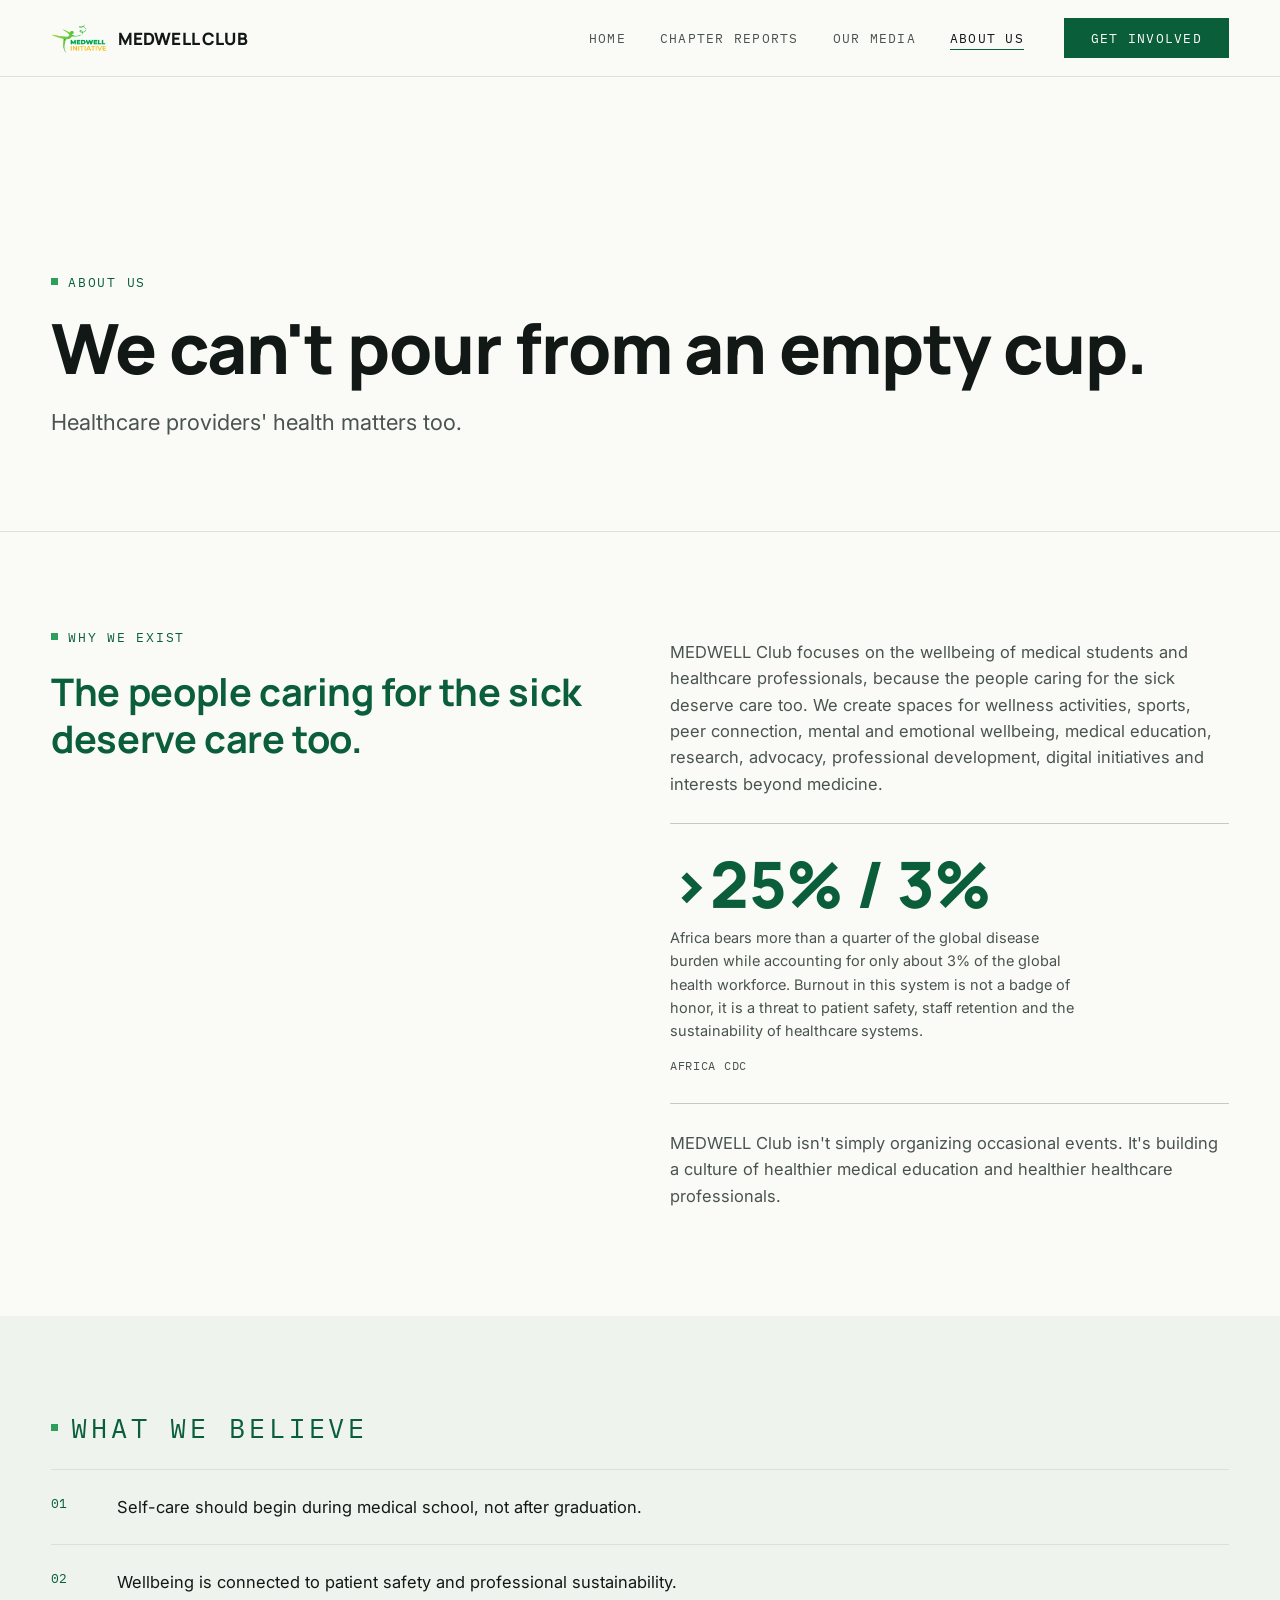
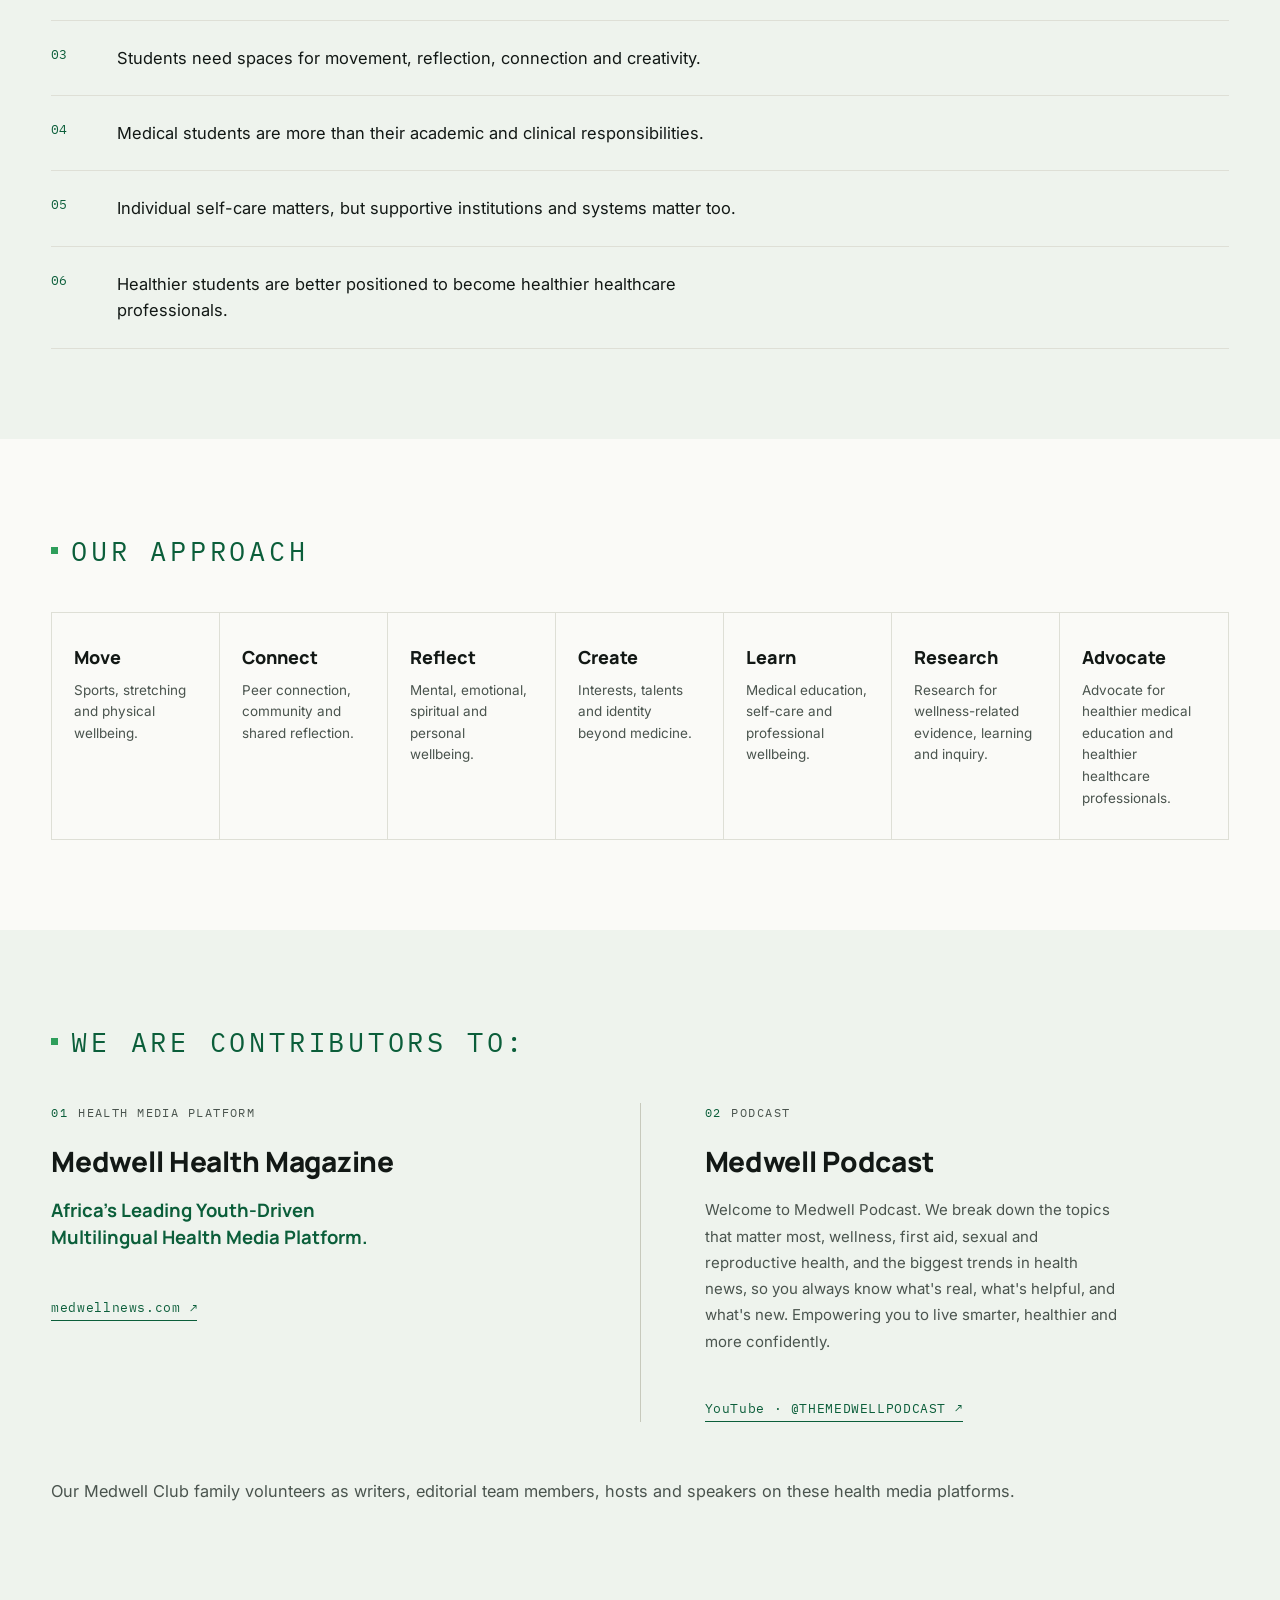
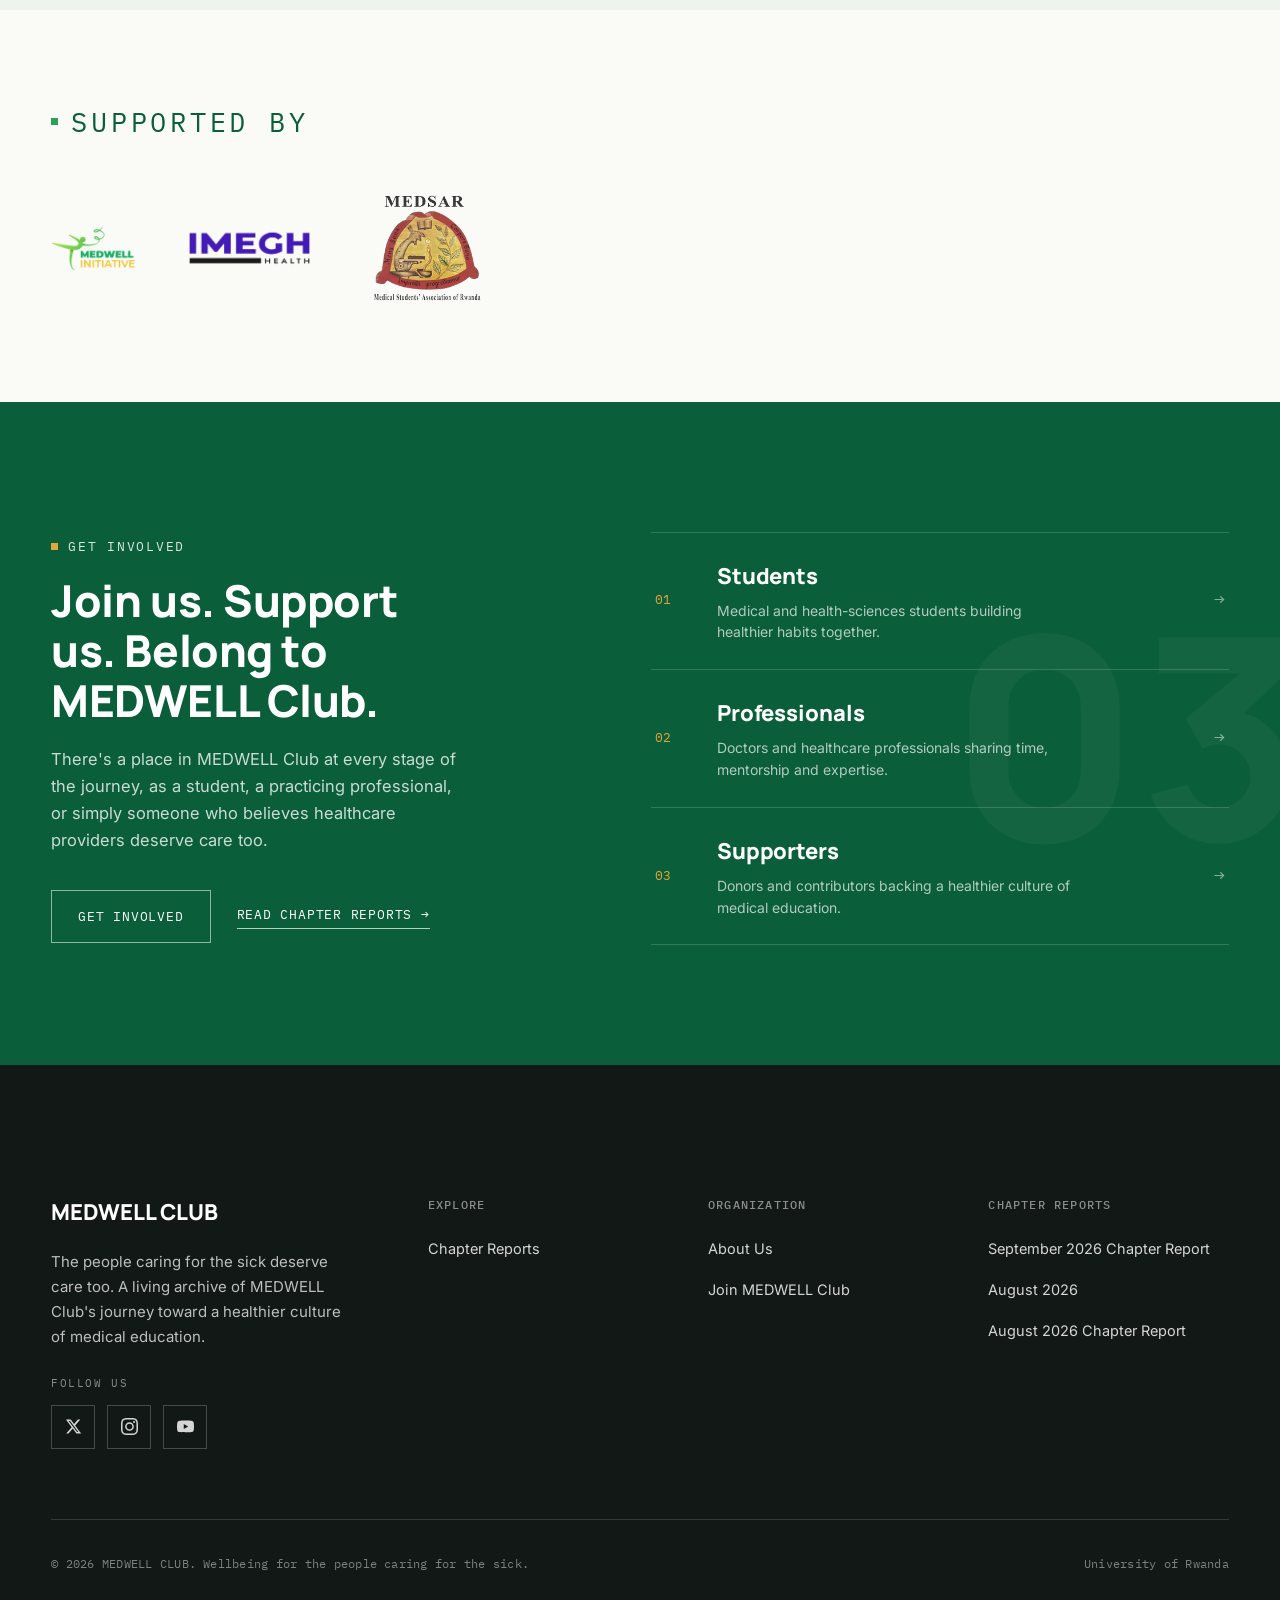
<file: about.html>
<!DOCTYPE html>
<html lang="en">
<head>
<meta charset="UTF-8">
<meta name="viewport" content="width=device-width, initial-scale=1.0">
<title>About Us · MEDWELL Club</title>
<meta name="description" content="MEDWELL Club is a medical-student wellbeing initiative. The people caring for the sick deserve care too.">
<link href="https://fonts.googleapis.com/css2?family=Manrope:wght@500;700;800&family=Inter:wght@400;500;600&family=IBM+Plex+Mono:wght@400;500&display=swap" rel="stylesheet">
<link rel="stylesheet" href="css/style.css">
<style>
  .belief-list { margin-top: 20px; }
  .belief-row { display:grid; grid-template-columns: 46px 1fr; gap: 20px; padding: 24px 0; border-top:1px solid var(--line); }
  .belief-row:last-child { border-bottom: 1px solid var(--line); }
  .belief-row .n { font-family: var(--font-mono); font-size:13px; color: var(--green-deep); }
  .belief-row p { margin:0; font-size:16.5px; max-width: 62ch; }

  .approach-grid { display:grid; grid-template-columns: repeat(auto-fit, minmax(160px, 1fr)); border:1px solid var(--line); margin-top: 40px; }
  .approach-cell { padding: 30px 22px; border-right:1px solid var(--line); }
  .approach-cell:last-child{ border-right:none; }
  .approach-cell .lbl { font-family:var(--font-display); font-weight:800; font-size:18px; }
  .approach-cell .desc { color:var(--ink-soft); font-size:13.5px; margin-top:8px; }
  @media (max-width:880px){ .approach-grid{ grid-template-columns: 1fr 1fr; } .approach-cell{ border-bottom:1px solid var(--line);} }
  @media (max-width:520px){ .approach-grid{ grid-template-columns: 1fr; } }

  .logos-row { display:flex; align-items:center; gap: 50px; margin-top: 40px; flex-wrap:wrap; }
  .logos-row img { height: 46px; width:auto; opacity:0.9; }
  /* MEDSAR's mark is a small emblem with a legend baked into the artwork
     itself (the "Medical Students' Association..." text), so at the same
     46px row height as the two wordmark logos it reads as a blur. Give it
     its own taller box (proportions untouched: width auto, contain-style
     scaling) so the legend is actually legible next to the others. */
  .logos-row img.medsar-mark { height: 128px; }
  @media (max-width: 520px) {
    .logos-row img.medsar-mark { height: 104px; }
  }

  /* Hero headline: must always render on a single line (never wrap),
     across every viewport. font-size is derived directly from the
     site's real available content width (container max-width minus
     the actual responsive gutters), divided by the measured
     character-width of this exact headline in Manrope ExtraBold —
     so the text is mathematically guaranteed to fit, with a small
     safety margin, rather than relying on guessed breakpoints. */
  .page-intro h1.fit-line {
    font-size: clamp(1px, calc((min(100vw, 1320px) - 2 * clamp(20px, 4vw, 64px)) / 17), 72px);
    letter-spacing: -0.015em;
    white-space: nowrap;
  }

  .why-grid { display:grid; grid-template-columns: 1fr 1fr; gap: 60px; align-items:start; }
  @media (max-width: 780px) {
    .why-grid { grid-template-columns: 1fr; gap: 28px; }
  }

  /* Africa CDC statistic, an editorially strong statement inline within
     the "Why we exist" story rather than a separate stat-card. */
  .stat-moment {
    border-top: 1px solid var(--line-strong);
    border-bottom: 1px solid var(--line-strong);
    padding: 28px 0;
    margin: 26px 0;
  }
  .stat-moment .figure {
    font-family: var(--font-display);
    font-weight: 800;
    font-size: clamp(40px, 6vw, 64px);
    line-height: 1;
    color: var(--green-deep);
    letter-spacing: -0.01em;
  }
  .stat-moment p {
    margin-top: 10px;
    color: var(--ink-soft);
    font-size: 14.5px;
    line-height: 1.6;
    max-width: 46ch;
  }
  .stat-moment cite {
    display: block;
    margin-top: 10px;
    font-family: var(--font-mono);
    font-size: 11.5px;
    letter-spacing: 0.06em;
    text-transform: uppercase;
    color: var(--ink-soft);
    font-style: normal;
  }

  /* "We are Contributors to" — two editorial media contributions.
     A quiet centre rule (not a card border) separates them on desktop;
     on mobile it becomes a simple top rule between stacked entries.
     The two entries are typographically distinct on purpose (a pull
     line for the magazine, a running paragraph for the podcast) so
     they never read as matching, generic tiles. */
  .contributors-grid { display:grid; grid-template-columns: 1fr 1px 1fr; gap: 64px; margin-top: 40px; align-items: start; }

  /* Closing line: understated sign-off, not a heading or card — no
     divider, just a step up in size so it reads as a natural close to
     the two entries above it. Wraps freely on narrow screens; from
     laptop width up it holds to a single line, sized so the full
     sentence fits the container without wrapping or shrinking to an
     illegible size (font-size derived from available content width
     divided by this exact sentence's measured character-width in
     Inter Regular, same technique as the page-intro fit-line headline). */
  .contributors-closing {
    margin-top: 40px;
    color: var(--ink-soft);
    font-size: clamp(14px, 2.1vw, 16px);
    line-height: 1.6;
    max-width: 62ch;
  }
  @media (min-width: 1024px) {
    .contributors-closing {
      white-space: nowrap;
      max-width: none;
      margin-top: 56px;
      font-size: clamp(1px, calc((min(100vw, 1320px) - 2 * var(--gutter)) / 72), 16.5px);
    }
  }
  .contributors-divider { background: var(--line-strong); align-self: stretch; }

  .contributor-kicker { display:flex; align-items:center; gap:10px; font-family:var(--font-mono); font-size:12px; letter-spacing:.12em; text-transform:uppercase; color:var(--ink-soft); }
  .contributor-kicker .n { color:var(--green-deep); }
  .contributor-name { font-family:var(--font-display); font-weight:800; font-size:clamp(21px, 2.3vw, 28px); letter-spacing:-0.01em; margin-top:16px; }
  .contributor-tagline { font-family:var(--font-display); font-weight:700; color:var(--green-deep); font-size:18.5px; line-height:1.45; max-width:28ch; margin-top:14px; }
  .contributor-desc { color:var(--ink-soft); font-size:15px; line-height:1.75; max-width:46ch; margin-top:14px; }

  .contributor-link {
    display:inline-flex; align-items:center; gap:9px; margin-top:28px;
    font-family:var(--font-mono); font-size:12.5px; letter-spacing:.05em;
    color:var(--green-deep); padding-bottom:3px; border-bottom:1px solid var(--green-deep);
    transition: gap 0.25s ease, color 0.25s ease, border-color 0.25s ease;
  }
  .contributor-link:hover { gap:15px; color:var(--ink); border-color:var(--ink); }
  .contributor-link .ext-icon { font-size:12px; display:inline-block; transition: transform 0.25s ease; }
  .contributor-link:hover .ext-icon { transform: translate(2px, -2px); }

  @media (max-width: 780px) {
    .contributors-grid { grid-template-columns: 1fr; gap:0; margin-top: 40px; }
    .contributors-divider { display:none; }
    .contributor ~ .contributor { border-top:1px solid var(--line); margin-top:36px; padding-top:36px; }
  }

  /* This section's own bottom padding plus the footer's own top padding
     already give ample, intentional breathing room; the site-footer's
     default margin-top (160px) was stacking a third gap on top of those
     two. Removed here only. */
  .site-footer { margin-top: 0; }
  @media (max-width: 520px) { .site-footer { margin-top: 0; } }
</style>
</head>
<body>
<a class="skip-link" href="#main">Skip to content</a>
<header class="site-header">
  <div class="wrap">
    <a href="index.html" class="brand"><img src="assets/logos/medwell-logo.png" alt="MEDWELL Club"><span>MEDWELL CLUB</span></a>
    <nav class="main-nav" id="main-nav">
      <ul>
        <li><a href="index.html">Home</a></li>
        <li><a href="reports.html">Chapter Reports</a></li>
        <li><a href="#our-media">Our Media</a></li>
        <li><a href="about.html" aria-current="page">About Us</a></li>
      </ul>
      <a href="index.html#get-involved" class="btn btn-solid join-btn">GET INVOLVED</a>
      <div class="nav-social">
        <span class="social-label">Follow us</span>
        <div class="social-icons">
          <a href="https://x.com/medwell_medsar" class="social-link" target="_blank" rel="noopener noreferrer" aria-label="MEDWELL Club on X"><svg viewBox="0 0 24 24" aria-hidden="true"><path fill="currentColor" d="M18.244 2.25h3.308l-7.227 8.26 8.502 11.24H16.17l-5.214-6.817L4.99 21.75H1.68l7.73-8.835L1.254 2.25H8.08l4.713 6.231zm-1.161 17.52h1.833L7.084 4.126H5.117z"/></svg></a>
          <a href="https://www.instagram.com/medwell250/" class="social-link" target="_blank" rel="noopener noreferrer" aria-label="MEDWELL Club on Instagram"><svg viewBox="0 0 24 24" aria-hidden="true"><path fill="currentColor" d="M12 2.163c3.204 0 3.584.012 4.85.07 3.252.148 4.771 1.691 4.919 4.919.058 1.265.069 1.645.069 4.849 0 3.205-.012 3.584-.069 4.849-.149 3.225-1.664 4.771-4.919 4.919-1.266.058-1.644.07-4.85.07-3.204 0-3.584-.012-4.849-.07-3.26-.149-4.771-1.699-4.919-4.92-.058-1.265-.07-1.644-.07-4.849 0-3.204.012-3.584.07-4.849.149-3.227 1.664-4.771 4.919-4.919 1.266-.057 1.645-.069 4.849-.069zm0-2.163c-3.259 0-3.667.014-4.947.072-4.358.2-6.78 2.618-6.98 6.98-.059 1.281-.073 1.689-.073 4.948 0 3.259.014 3.668.072 4.948.2 4.358 2.618 6.78 6.98 6.98 1.281.058 1.689.072 4.948.072 3.259 0 3.668-.014 4.948-.072 4.354-.2 6.782-2.618 6.979-6.98.059-1.28.073-1.689.073-4.948 0-3.259-.014-3.667-.072-4.947-.196-4.354-2.617-6.78-6.979-6.98-1.281-.059-1.69-.073-4.949-.073zM12 5.838a6.162 6.162 0 1 0 0 12.324 6.162 6.162 0 0 0 0-12.324zM12 16a4 4 0 1 1 0-8 4 4 0 0 1 0 8zm6.406-11.845a1.44 1.44 0 1 0 0 2.881 1.44 1.44 0 0 0 0-2.881z"/></svg></a>
          <a href="https://www.youtube.com/@THEMEDWELLPODCAST" class="social-link" target="_blank" rel="noopener noreferrer" aria-label="MEDWELL Club on YouTube"><svg viewBox="0 0 24 24" aria-hidden="true"><path fill="currentColor" d="M23.498 6.186a2.994 2.994 0 0 0-2.106-2.117C19.505 3.545 12 3.545 12 3.545s-7.505 0-9.392.524A2.994 2.994 0 0 0 .502 6.186 31.26 31.26 0 0 0 0 12a31.26 31.26 0 0 0 .502 5.814 2.994 2.994 0 0 0 2.106 2.117c1.887.524 9.392.524 9.392.524s7.505 0 9.392-.524a2.994 2.994 0 0 0 2.106-2.117A31.26 31.26 0 0 0 24 12a31.26 31.26 0 0 0-.502-5.814zM9.545 15.568V8.432L15.818 12l-6.273 3.568z"/></svg></a>
        </div>
      </div>
    </nav>
    <button class="nav-toggle" aria-label="Toggle menu" aria-expanded="false" aria-controls="main-nav"><span></span></button>
  </div>
</header>

<main id="main">
  <div class="page-intro">
    <div class="wrap">
      <span class="eyebrow">About Us</span>
      <h1 class="fit-line">We can't pour from an empty cup.</h1>
      <p class="lede" style="margin-top:22px;">Healthcare providers' health matters too.</p>
    </div>
  </div>

  <section class="section-tight">
    <div class="wrap why-grid">
      <div>
        <span class="eyebrow">Why we exist</span>
        <p class="pull" style="margin-top:20px;">The people caring for the sick deserve care too.</p>
      </div>
      <div>
        <p style="color:var(--ink-soft); font-size:16.5px;">MEDWELL Club focuses on the wellbeing of medical students and healthcare professionals, because the people caring for the sick deserve care too. We create spaces for wellness activities, sports, peer connection, mental and emotional wellbeing, medical education, research, advocacy, professional development, digital initiatives and interests beyond medicine.</p>
        <div class="stat-moment">
          <div class="figure">&gt;25% / 3%</div>
          <p>Africa bears more than a quarter of the global disease burden while accounting for only about 3% of the global health workforce. Burnout in this system is not a badge of honor, it is a threat to patient safety, staff retention and the sustainability of healthcare systems.</p>
          <cite>Africa CDC</cite>
        </div>
        <p style="color:var(--ink-soft); font-size:16.5px;">MEDWELL Club isn't simply organizing occasional events. It's building a culture of healthier medical education and healthier healthcare professionals.</p>
      </div>
    </div>
  </section>

  <section class="section-tight" style="background:var(--green-wash);">
    <div class="wrap">
      <span class="eyebrow eyebrow-heading">What we believe</span>
      <div class="belief-list">
        <div class="belief-row"><span class="n">01</span><p>Self-care should begin during medical school, not after graduation.</p></div>
        <div class="belief-row"><span class="n">02</span><p>Wellbeing is connected to patient safety and professional sustainability.</p></div>
        <div class="belief-row"><span class="n">03</span><p>Students need spaces for movement, reflection, connection and creativity.</p></div>
        <div class="belief-row"><span class="n">04</span><p>Medical students are more than their academic and clinical responsibilities.</p></div>
        <div class="belief-row"><span class="n">05</span><p>Individual self-care matters, but supportive institutions and systems matter too.</p></div>
        <div class="belief-row"><span class="n">06</span><p>Healthier students are better positioned to become healthier healthcare professionals.</p></div>
      </div>
    </div>
  </section>

  <section class="section-tight">
    <div class="wrap">
      <span class="eyebrow eyebrow-heading">Our approach</span>
      <div class="approach-grid">
        <div class="approach-cell"><div class="lbl">Move</div><div class="desc">Sports, stretching and physical wellbeing.</div></div>
        <div class="approach-cell"><div class="lbl">Connect</div><div class="desc">Peer connection, community and shared reflection.</div></div>
        <div class="approach-cell"><div class="lbl">Reflect</div><div class="desc">Mental, emotional, spiritual and personal wellbeing.</div></div>
        <div class="approach-cell"><div class="lbl">Create</div><div class="desc">Interests, talents and identity beyond medicine.</div></div>
        <div class="approach-cell"><div class="lbl">Learn</div><div class="desc">Medical education, self-care and professional wellbeing.</div></div>
        <div class="approach-cell"><div class="lbl">Research</div><div class="desc">Research for wellness-related evidence, learning and inquiry.</div></div>
        <div class="approach-cell"><div class="lbl">Advocate</div><div class="desc">Advocate for healthier medical education and healthier healthcare professionals.</div></div>
      </div>
    </div>
  </section>

  <section class="section-tight" id="our-media" style="background:var(--green-wash);">
    <div class="wrap">
      <span class="eyebrow eyebrow-heading">We are Contributors to:</span>
      <div class="contributors-grid">
        <article class="contributor">
          <span class="contributor-kicker"><span class="n">01</span> Health Media Platform</span>
          <h3 class="contributor-name">Medwell Health Magazine</h3>
          <p class="contributor-tagline">Africa's Leading Youth-Driven Multilingual Health Media Platform.</p>
          <a class="contributor-link" href="https://www.medwellnews.com/" target="_blank" rel="noopener noreferrer" aria-label="Visit Medwell Health Magazine (opens in a new tab)">medwellnews.com <span class="ext-icon" aria-hidden="true">↗</span></a>
        </article>
        <div class="contributors-divider" aria-hidden="true"></div>
        <article class="contributor">
          <span class="contributor-kicker"><span class="n">02</span> Podcast</span>
          <h3 class="contributor-name">Medwell Podcast</h3>
          <p class="contributor-desc">Welcome to Medwell Podcast. We break down the topics that matter most, wellness, first aid, sexual and reproductive health, and the biggest trends in health news, so you always know what's real, what's helpful, and what's new. Empowering you to live smarter, healthier and more confidently.</p>
          <a class="contributor-link" href="https://www.youtube.com/@THEMEDWELLPODCAST" target="_blank" rel="noopener noreferrer" aria-label="Watch Medwell Podcast on YouTube (opens in a new tab)">YouTube · @THEMEDWELLPODCAST <span class="ext-icon" aria-hidden="true">↗</span></a>
        </article>
      </div>
      <p class="contributors-closing">Our Medwell Club family volunteers as writers, editorial team members, hosts and speakers on these health media platforms.</p>
    </div>
  </section>

  <section class="section-tight">
    <div class="wrap">
      <span class="eyebrow eyebrow-heading">Supported by</span>
      <div class="logos-row">
        <img src="assets/logos/medwell-logo.png" alt="MEDWELL Initiative">
        <img src="assets/logos/imegh-logo.png" alt="IMEGH Health">
        <img src="assets/logos/medsar-logo.png" alt="Medical Students' Association of Rwanda (MEDSAR)" class="medsar-mark">
      </div>
    </div>
  </section>

  <section class="involve-section" id="community" aria-labelledby="involve-title">
    <div class="wrap involve-grid">
      <div class="involve-intro reveal">
        <span class="eyebrow" id="involve-title">Get Involved</span>
        <h2 class="involve-heading">Join us. Support us. Belong to MEDWELL Club.</h2>
        <p class="involve-lede">There's a place in MEDWELL Club at every stage of the journey, as a student, a practicing professional, or simply someone who believes healthcare providers deserve care too.</p>
        <div class="involve-cta">
          <a class="btn btn-ghost-light" href="#community" data-open-involve>Get Involved</a>
          <a class="link-arrow on-dark" href="reports.html">Read Chapter Reports <span class="a">→</span></a>
        </div>
      </div>
      <div class="involve-ways reveal">
        <button type="button" class="involve-row" data-open-involve data-role="students">
          <span class="involve-num">01</span>
          <span class="involve-text">
            <span class="involve-label">Students</span>
            <span class="involve-desc">Medical and health-sciences students building healthier habits together.</span>
          </span>
          <span class="a" aria-hidden="true">→</span>
        </button>
        <button type="button" class="involve-row" data-open-involve data-role="professionals">
          <span class="involve-num">02</span>
          <span class="involve-text">
            <span class="involve-label">Professionals</span>
            <span class="involve-desc">Doctors and healthcare professionals sharing time, mentorship and expertise.</span>
          </span>
          <span class="a" aria-hidden="true">→</span>
        </button>
        <button type="button" class="involve-row" data-open-involve data-role="supporters">
          <span class="involve-num">03</span>
          <span class="involve-text">
            <span class="involve-label">Supporters</span>
            <span class="involve-desc">Donors and contributors backing a healthier culture of medical education.</span>
          </span>
          <span class="a" aria-hidden="true">→</span>
        </button>
      </div>
    </div>
  </section>
</main>

<footer class="site-footer">
  <div class="wrap">
    <div class="footer-top">
      <div>
        <div class="footer-brand">MEDWELL CLUB</div>
        <p class="footer-statement">The people caring for the sick deserve care too. A living archive of MEDWELL Club's journey toward a healthier culture of medical education.</p>
        <div class="footer-social">
          <span class="social-label">Follow us</span>
          <div class="social-icons">
            <a href="https://x.com/medwell_medsar" class="social-link" target="_blank" rel="noopener noreferrer" aria-label="MEDWELL Club on X"><svg viewBox="0 0 24 24" aria-hidden="true"><path fill="currentColor" d="M18.244 2.25h3.308l-7.227 8.26 8.502 11.24H16.17l-5.214-6.817L4.99 21.75H1.68l7.73-8.835L1.254 2.25H8.08l4.713 6.231zm-1.161 17.52h1.833L7.084 4.126H5.117z"/></svg></a>
            <a href="https://www.instagram.com/medwell250/" class="social-link" target="_blank" rel="noopener noreferrer" aria-label="MEDWELL Club on Instagram"><svg viewBox="0 0 24 24" aria-hidden="true"><path fill="currentColor" d="M12 2.163c3.204 0 3.584.012 4.85.07 3.252.148 4.771 1.691 4.919 4.919.058 1.265.069 1.645.069 4.849 0 3.205-.012 3.584-.069 4.849-.149 3.225-1.664 4.771-4.919 4.919-1.266.058-1.644.07-4.85.07-3.204 0-3.584-.012-4.849-.07-3.26-.149-4.771-1.699-4.919-4.92-.058-1.265-.07-1.644-.07-4.849 0-3.204.012-3.584.07-4.849.149-3.227 1.664-4.771 4.919-4.919 1.266-.057 1.645-.069 4.849-.069zm0-2.163c-3.259 0-3.667.014-4.947.072-4.358.2-6.78 2.618-6.98 6.98-.059 1.281-.073 1.689-.073 4.948 0 3.259.014 3.668.072 4.948.2 4.358 2.618 6.78 6.98 6.98 1.281.058 1.689.072 4.948.072 3.259 0 3.668-.014 4.948-.072 4.354-.2 6.782-2.618 6.979-6.98.059-1.28.073-1.689.073-4.948 0-3.259-.014-3.667-.072-4.947-.196-4.354-2.617-6.78-6.979-6.98-1.281-.059-1.69-.073-4.949-.073zM12 5.838a6.162 6.162 0 1 0 0 12.324 6.162 6.162 0 0 0 0-12.324zM12 16a4 4 0 1 1 0-8 4 4 0 0 1 0 8zm6.406-11.845a1.44 1.44 0 1 0 0 2.881 1.44 1.44 0 0 0 0-2.881z"/></svg></a>
          <a href="https://www.youtube.com/@THEMEDWELLPODCAST" class="social-link" target="_blank" rel="noopener noreferrer" aria-label="MEDWELL Club on YouTube"><svg viewBox="0 0 24 24" aria-hidden="true"><path fill="currentColor" d="M23.498 6.186a2.994 2.994 0 0 0-2.106-2.117C19.505 3.545 12 3.545 12 3.545s-7.505 0-9.392.524A2.994 2.994 0 0 0 .502 6.186 31.26 31.26 0 0 0 0 12a31.26 31.26 0 0 0 .502 5.814 2.994 2.994 0 0 0 2.106 2.117c1.887.524 9.392.524 9.392.524s7.505 0 9.392-.524a2.994 2.994 0 0 0 2.106-2.117A31.26 31.26 0 0 0 24 12a31.26 31.26 0 0 0-.502-5.814zM9.545 15.568V8.432L15.818 12l-6.273 3.568z"/></svg></a>
          </div>
        </div>
      </div>
      <div class="footer-col"><h4>Explore</h4><ul><li><a href="reports.html">Chapter Reports</a></li></ul></div>
      <div class="footer-col"><h4>Organization</h4><ul><li><a href="about.html">About Us</a></li><li><a href="about.html#community" data-open-involve>Join MEDWELL Club</a></li></ul></div>
      <div class="footer-col"><h4>Chapter Reports</h4><ul><li><a href="september-2026-chapter-report.html">September 2026 Chapter Report</a></li><li><a href="august-2026-chapter-report.html">August 2026</a></li><li><a href="august-2026-chapter-report.html">August 2026 Chapter Report</a></li></ul></div>
    </div>
    <div class="footer-bottom"><span>© 2026 MEDWELL CLUB. Wellbeing for the people caring for the sick.</span><span>University of Rwanda</span></div>
  </div>
</footer>
<script src="js/nav.js"></script>

<!-- GET INVOLVED MODAL -->
<div class="gi-modal" id="involve-modal" aria-hidden="true">
  <div class="gi-modal-backdrop" data-close-involve></div>
  <div class="gi-modal-panel" role="dialog" aria-modal="true" aria-labelledby="gi-modal-title">
    <button class="gi-modal-close" type="button" data-close-involve aria-label="Close">✕</button>

    <div class="gi-step" data-gi-step="ways">
      <span class="eyebrow" style="color:var(--green-deep);">Get Involved</span>
      <h2 id="gi-modal-title" class="gi-modal-heading">Join us. Support us. Belong to MEDWELL Club.</h2>
      <p class="gi-modal-lede">There's a place in MEDWELL Club at every stage of the journey, as a student, a practicing professional, or simply someone who believes healthcare providers deserve care too.</p>
      <div class="gi-modal-ways">
        <button class="gi-way" type="button" data-gi-role="students">
          <span class="gi-way-num">01</span>
          <span><span class="gi-way-label">Students</span><span class="gi-way-desc">Medical and health-sciences students building healthier habits together.</span></span>
          <span class="gi-way-arrow" aria-hidden="true">→</span>
        </button>
        <button class="gi-way" type="button" data-gi-role="professionals">
          <span class="gi-way-num">02</span>
          <span><span class="gi-way-label">Professionals</span><span class="gi-way-desc">Doctors and healthcare professionals sharing time, mentorship and expertise.</span></span>
          <span class="gi-way-arrow" aria-hidden="true">→</span>
        </button>
        <button class="gi-way" type="button" data-gi-role="supporters">
          <span class="gi-way-num">03</span>
          <span><span class="gi-way-label">Supporters</span><span class="gi-way-desc">Donors and contributors backing a healthier culture of medical education.</span></span>
          <span class="gi-way-arrow" aria-hidden="true">→</span>
        </button>
      </div>
      <div class="gi-modal-cta">
        <button class="btn btn-solid" type="button" data-gi-role="general">Email Us</button>
        <a class="link-arrow" href="reports.html">Read Chapter Reports <span class="a">→</span></a>
      </div>
    </div>

    <div class="gi-step" data-gi-step="next" hidden>
      <button class="gi-back" type="button" data-gi-back><span aria-hidden="true">←</span> Back</button>
      <span class="eyebrow" style="color:var(--green-deep);">Get Involved — <span data-gi-role-eyebrow>Students</span></span>
      <h2 id="gi-modal-title-next" class="gi-modal-heading" data-gi-role-heading>Get involved as a student.</h2>
      <p class="gi-modal-lede" data-gi-role-lede>Join the medical and health-sciences students building healthier habits together.</p>
      <div class="gi-next-actions">
        <a class="gi-next-action" data-gi-mailto href="mailto:mwizerwabonheur45@gmail.com">
          <span class="gi-next-action-icon" aria-hidden="true">✉</span>
          <span><span class="gi-next-action-label">Email us</span><span class="gi-next-action-desc">Opens your email app with a message ready to personalize.</span></span>
          <span class="gi-way-arrow" aria-hidden="true">→</span>
        </a>
        <button class="gi-next-action" type="button" data-gi-copy>
          <span class="gi-next-action-icon" aria-hidden="true">⧉</span>
          <span><span class="gi-next-action-label" data-gi-copy-label>Copy our email address</span><span class="gi-next-action-desc">mwizerwabonheur45@gmail.com</span></span>
          <span class="gi-way-arrow" aria-hidden="true">→</span>
        </button>
      </div>
    </div>
  </div>
</div>
</body>
</html>
</file>
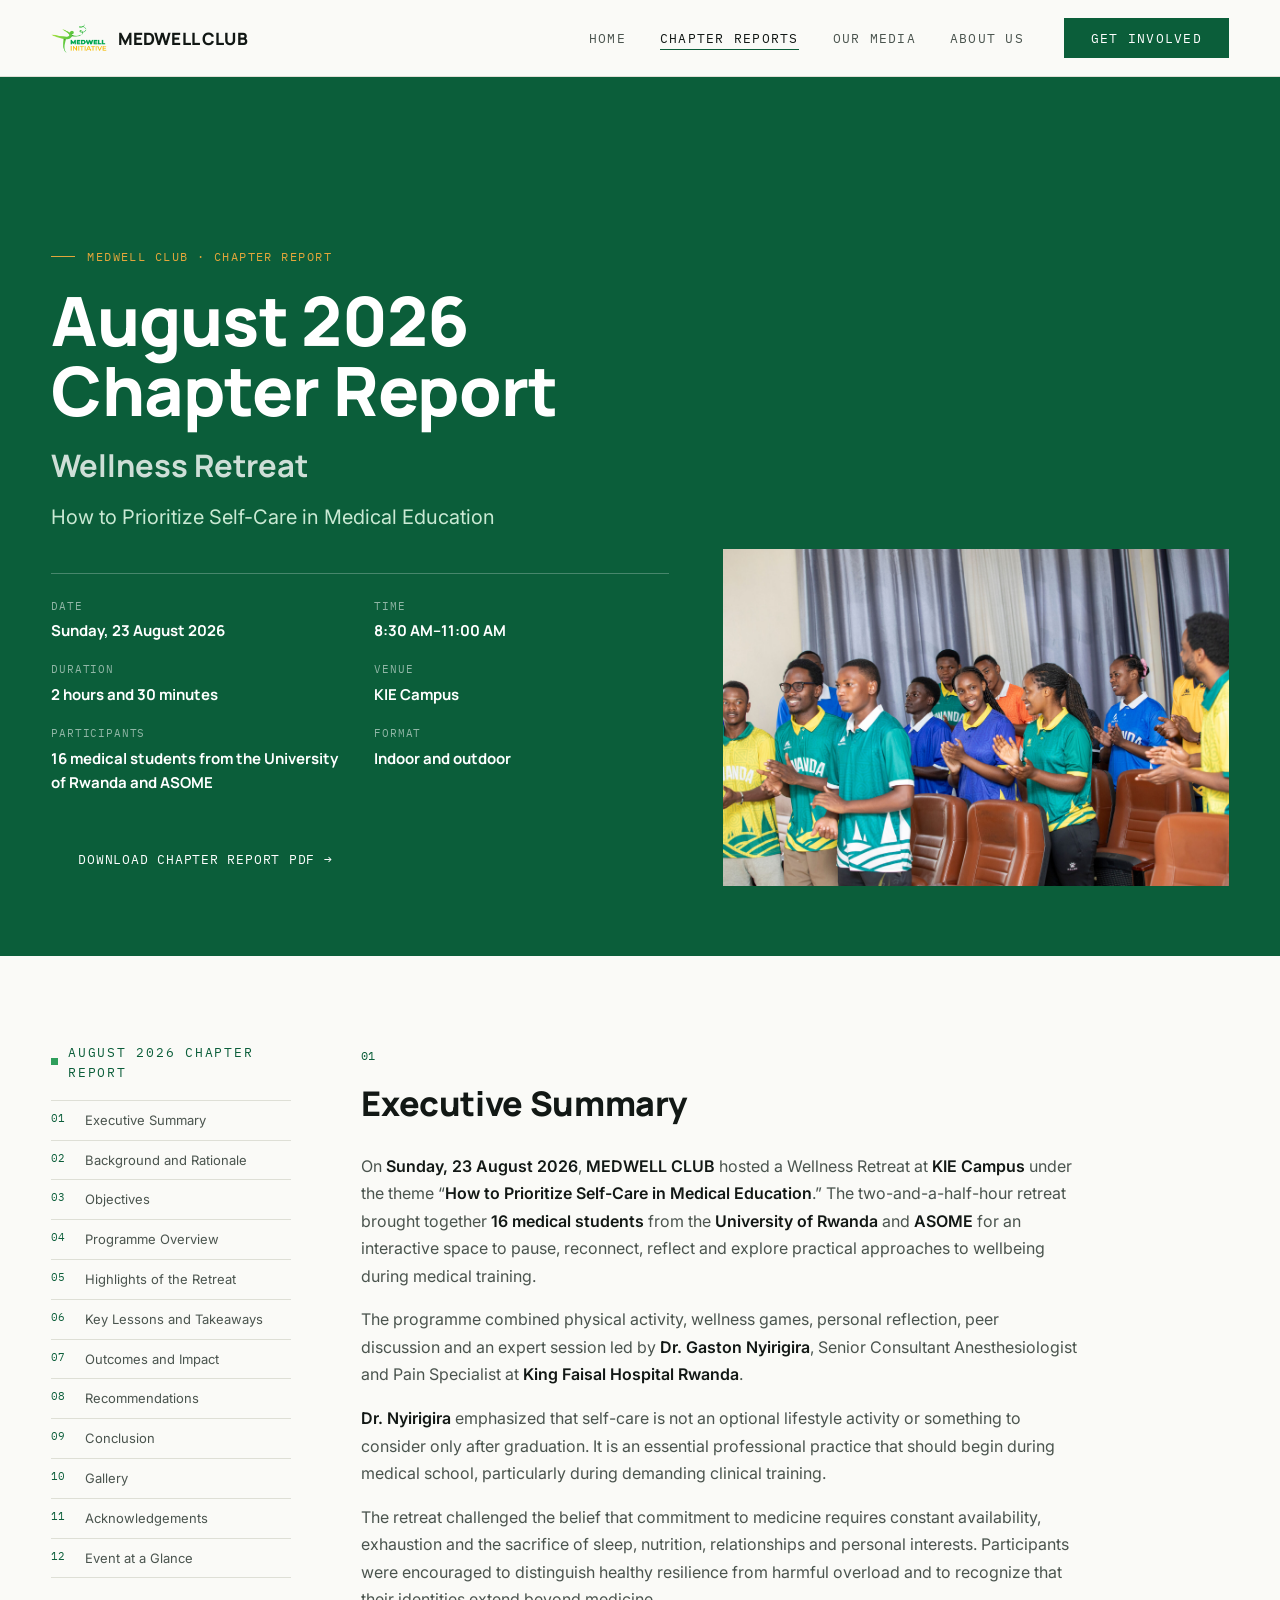
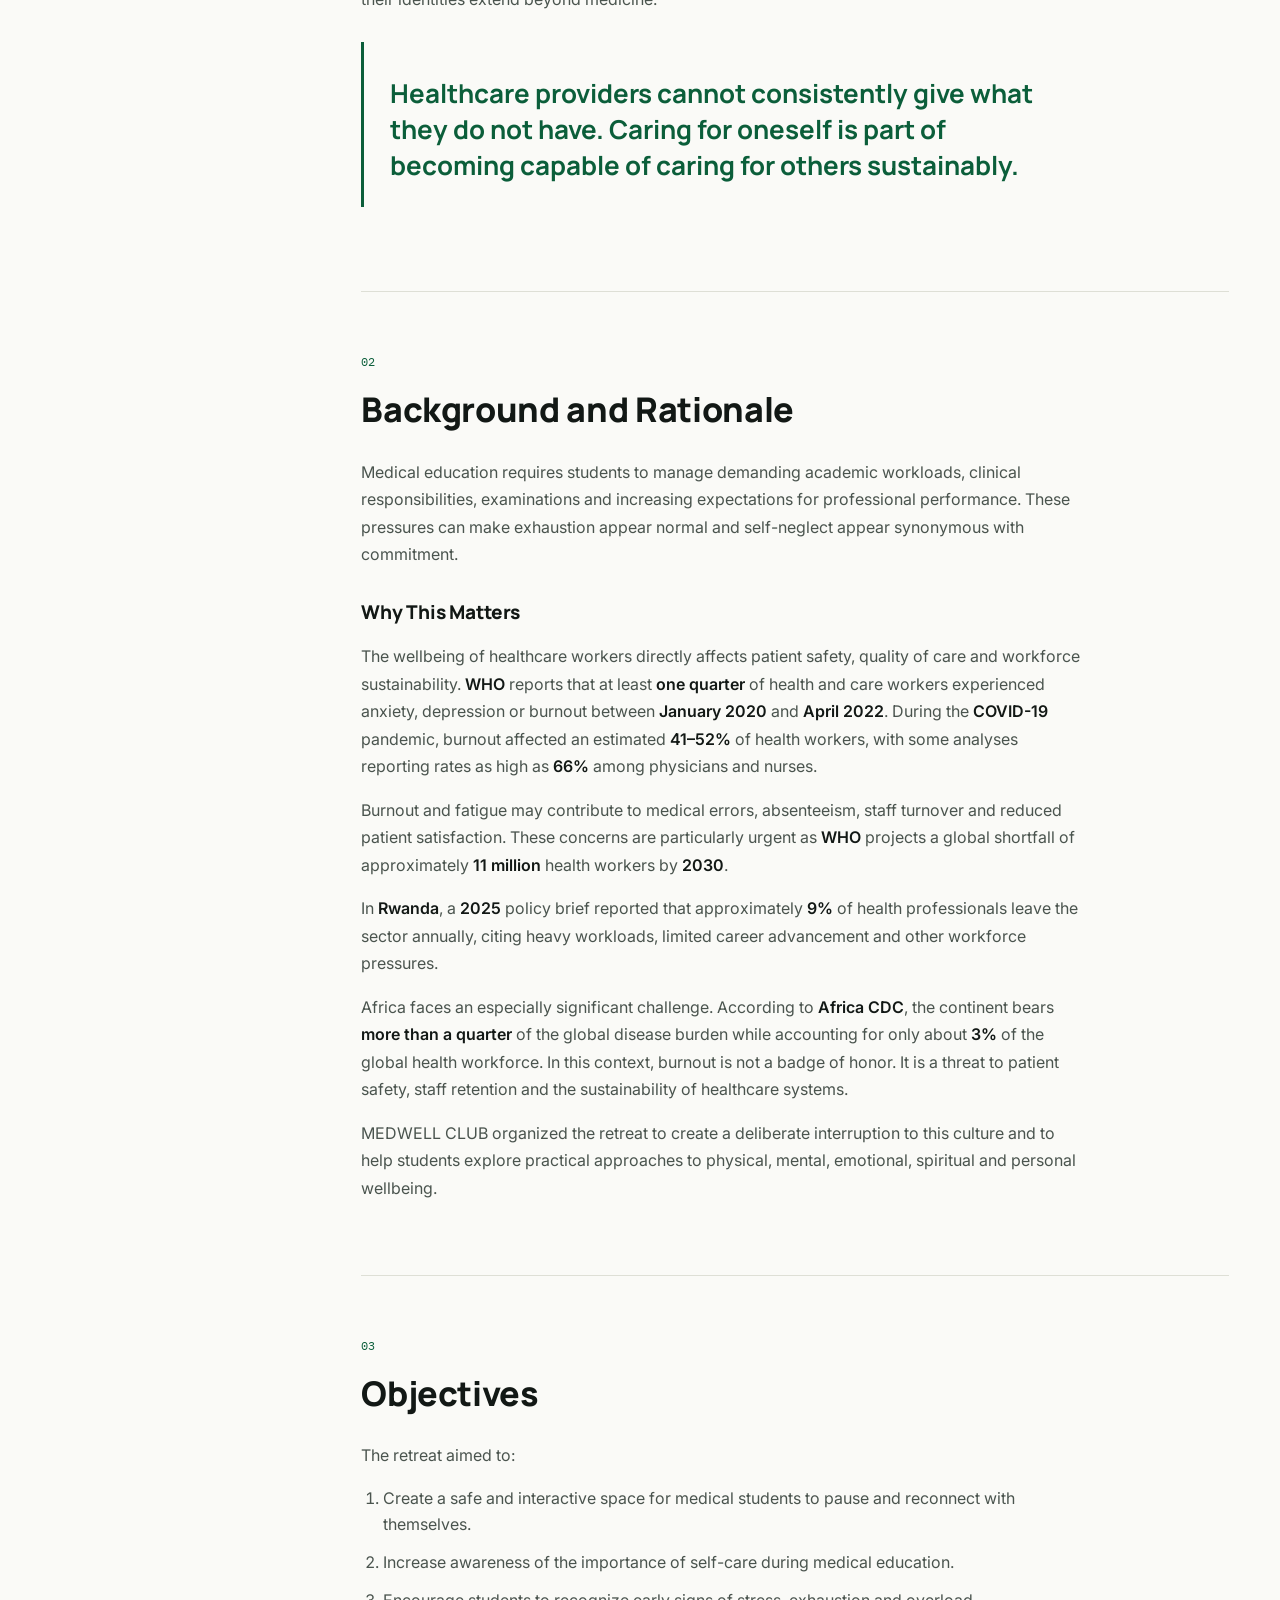
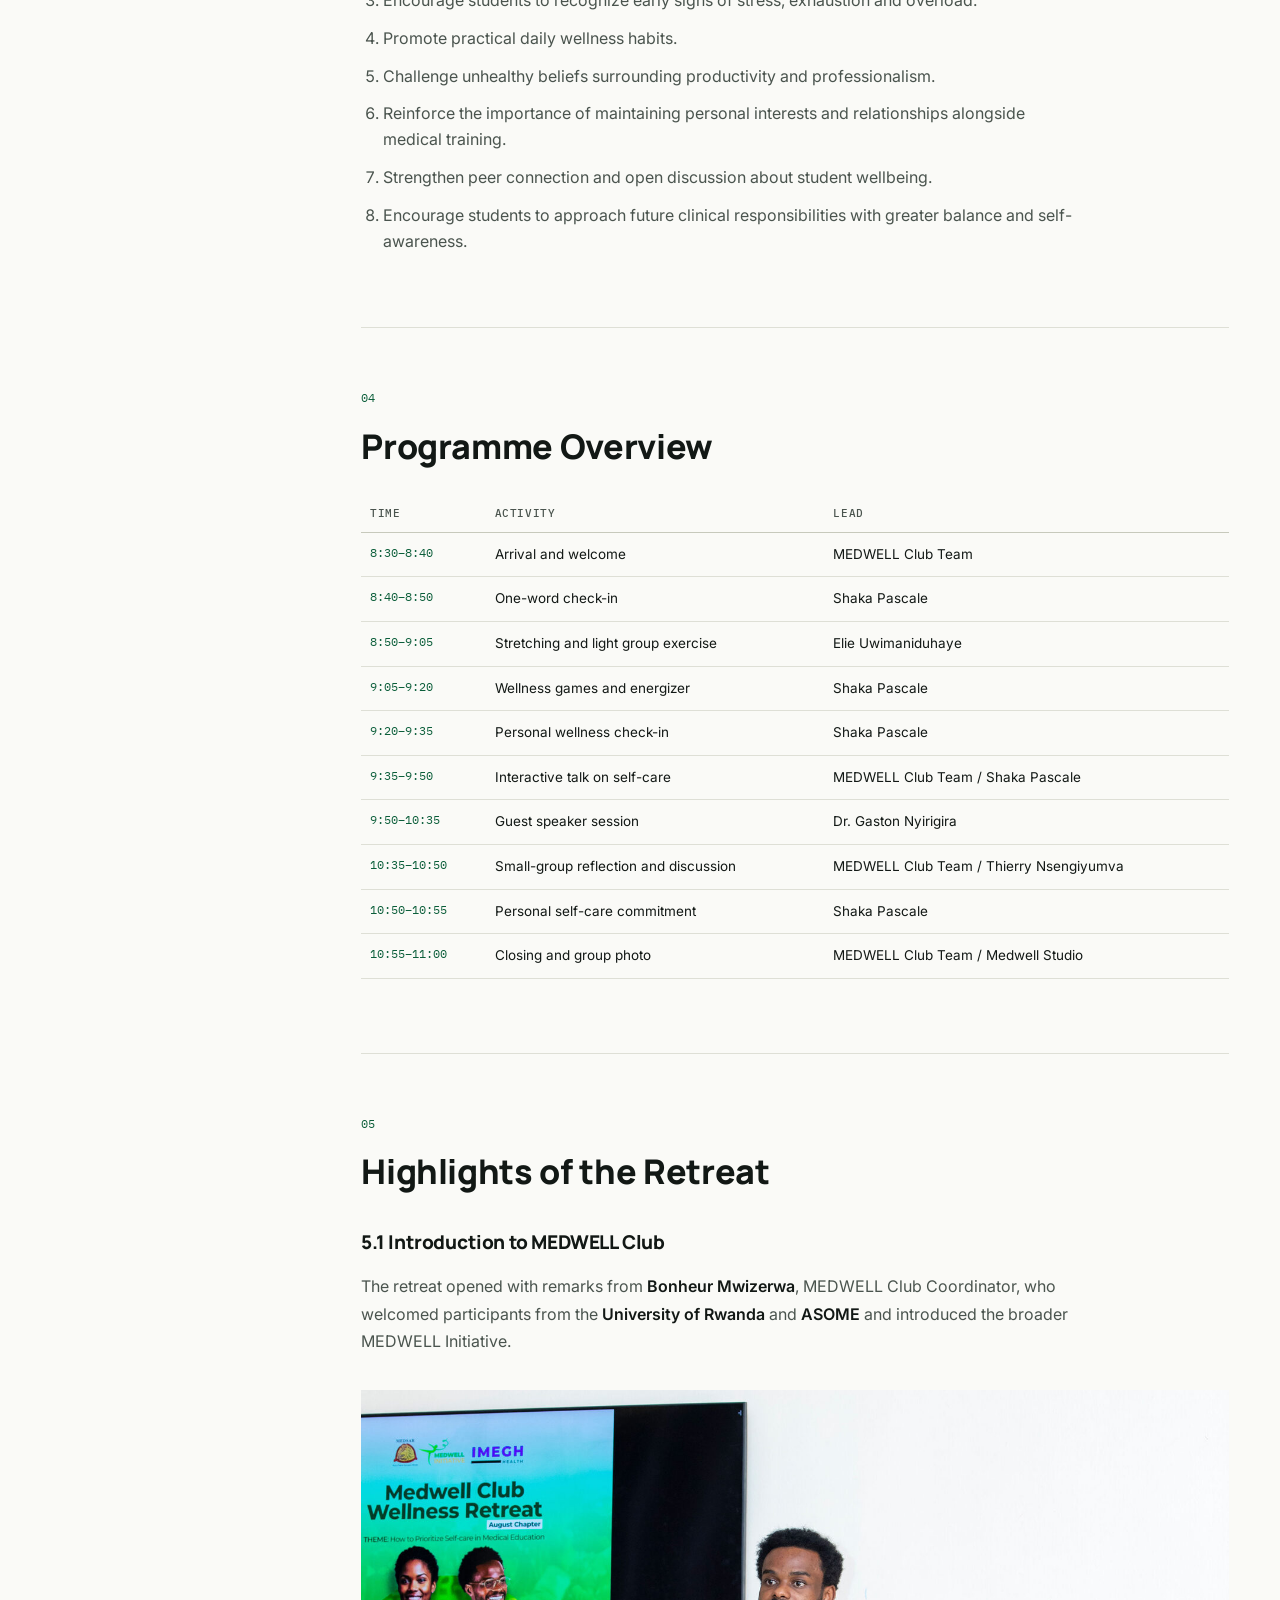
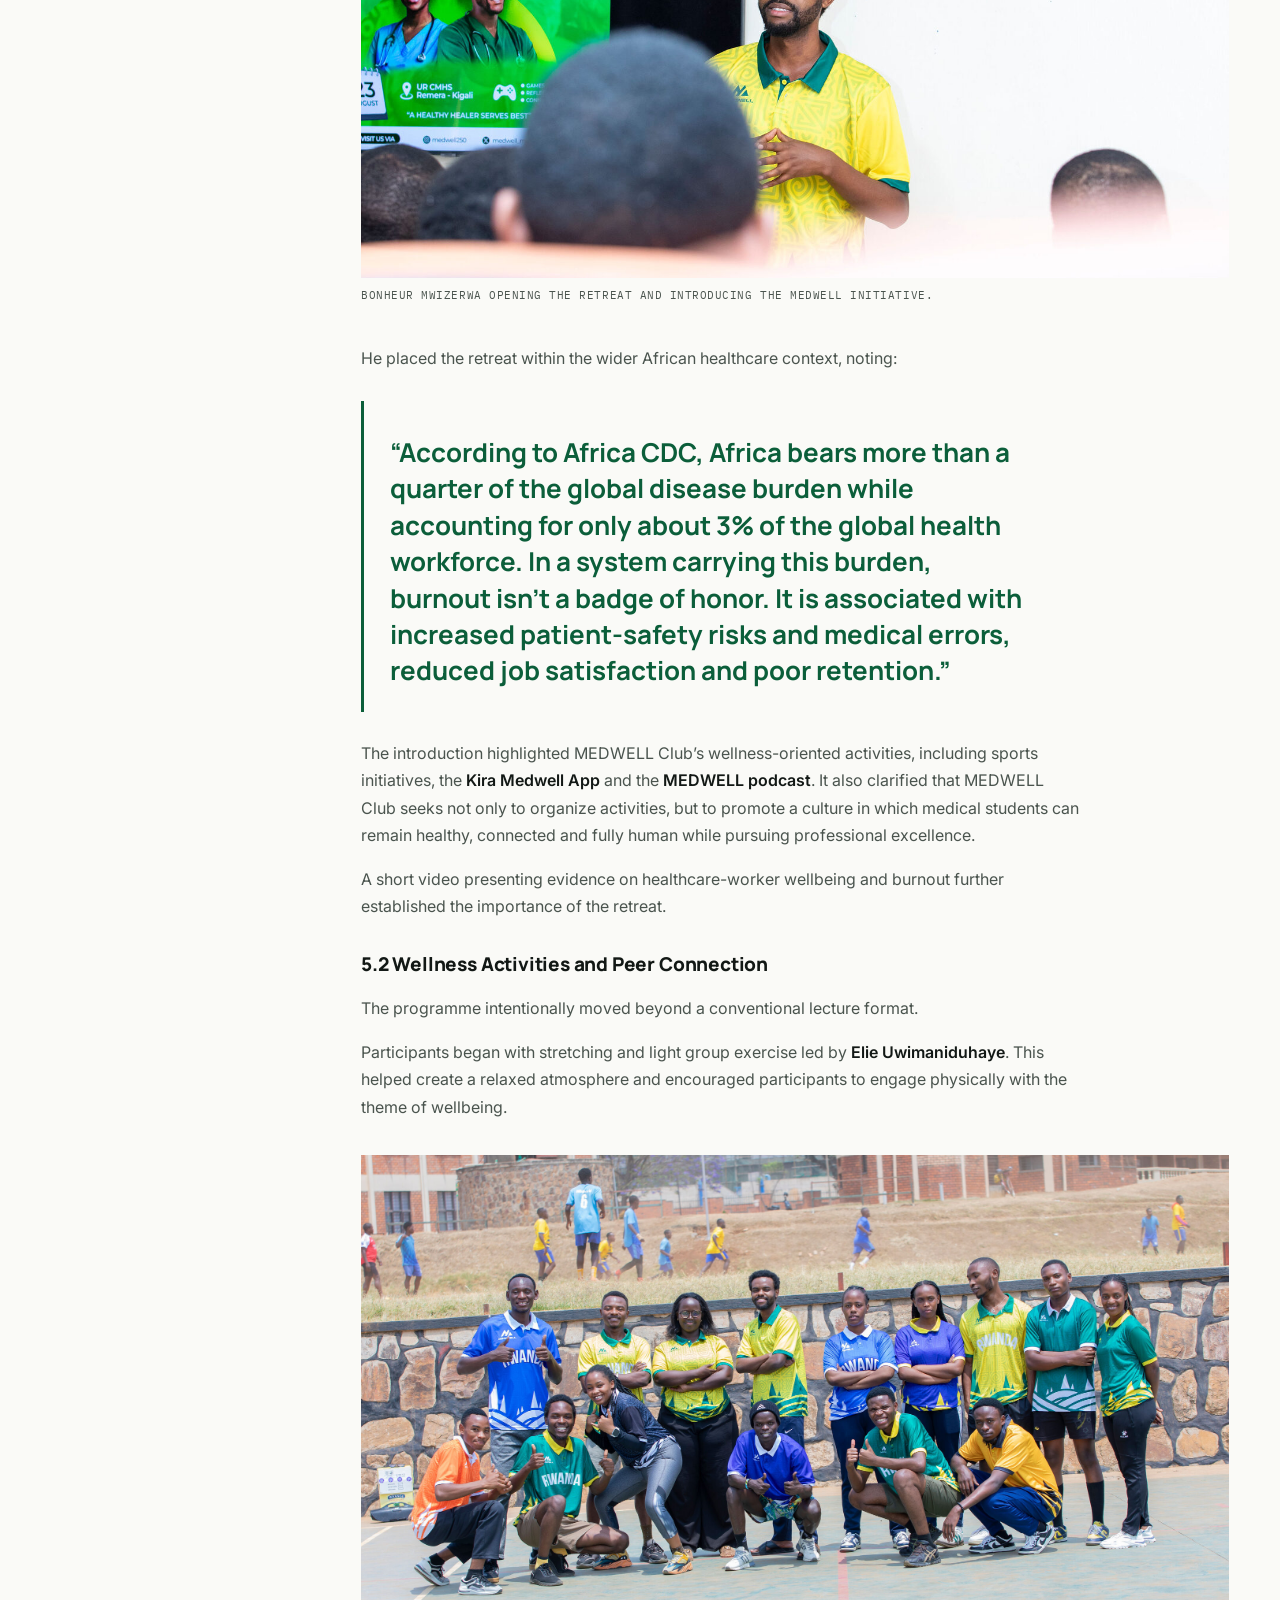
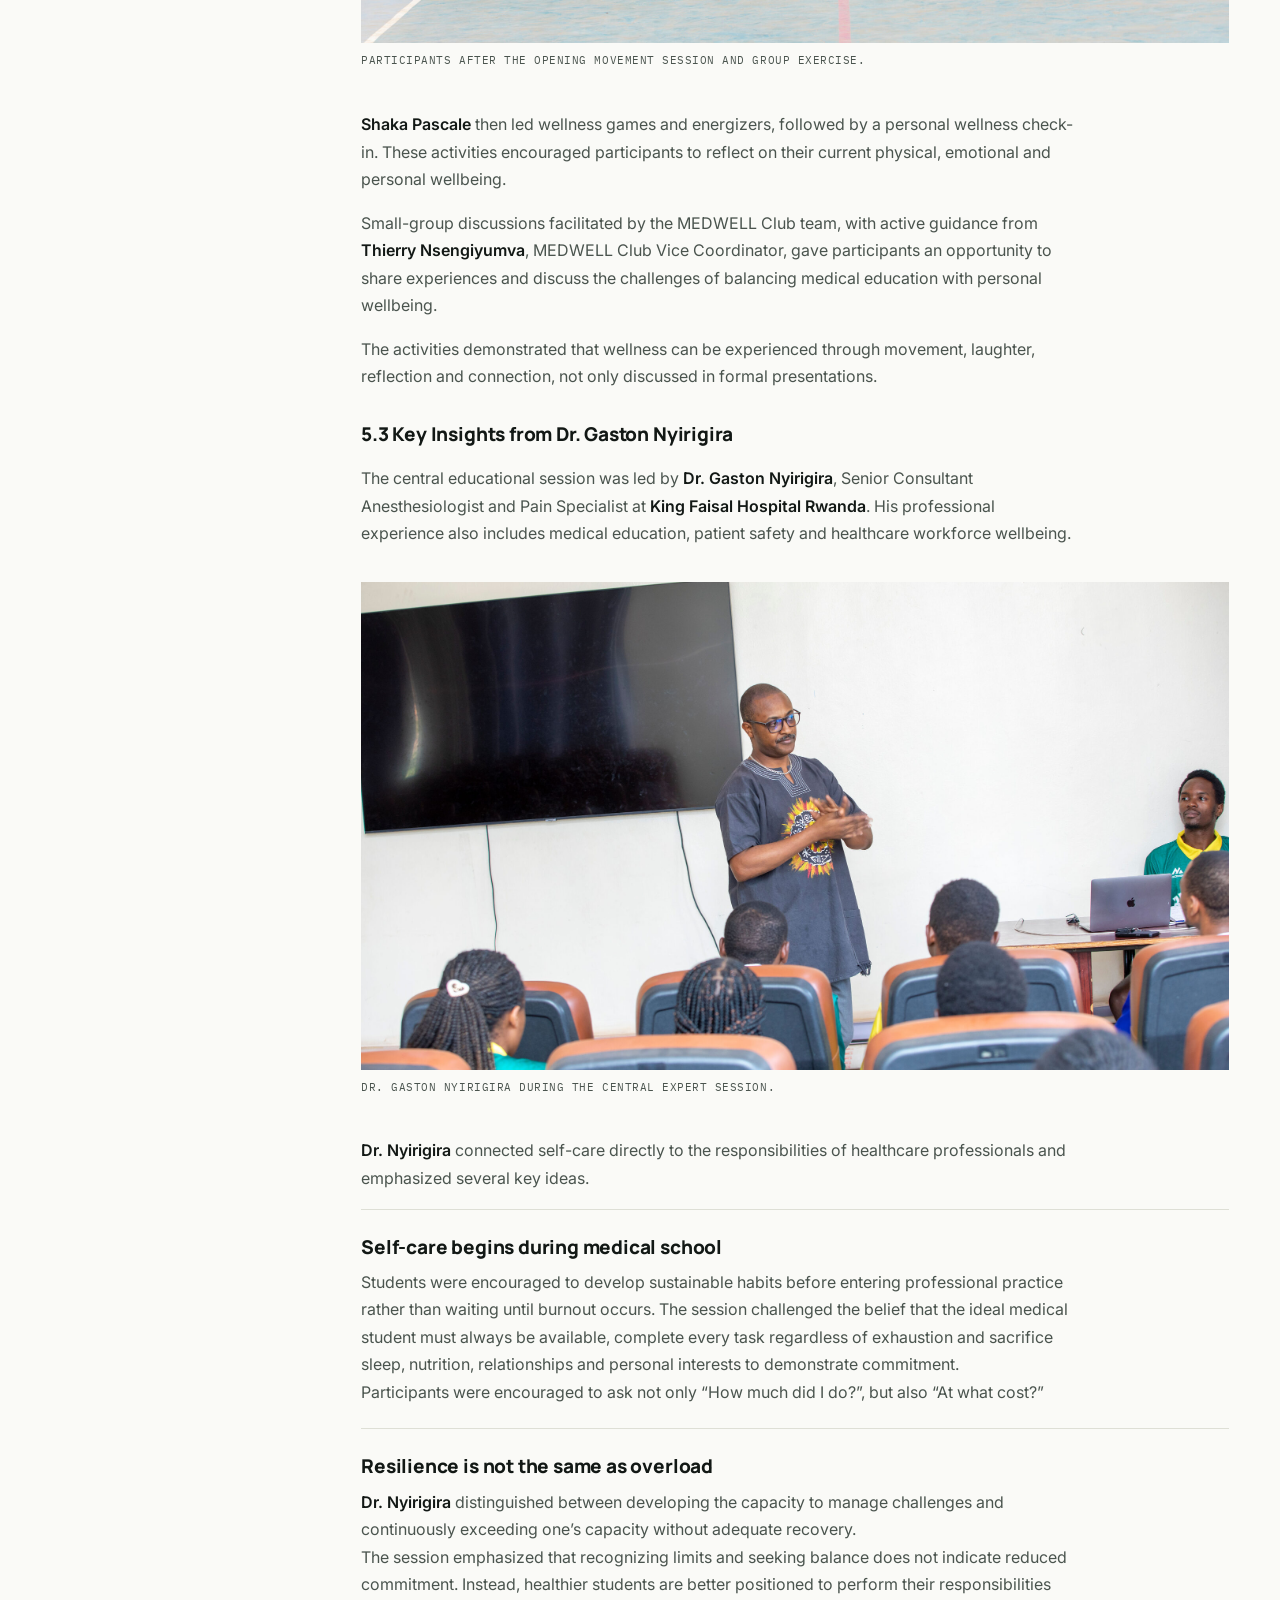
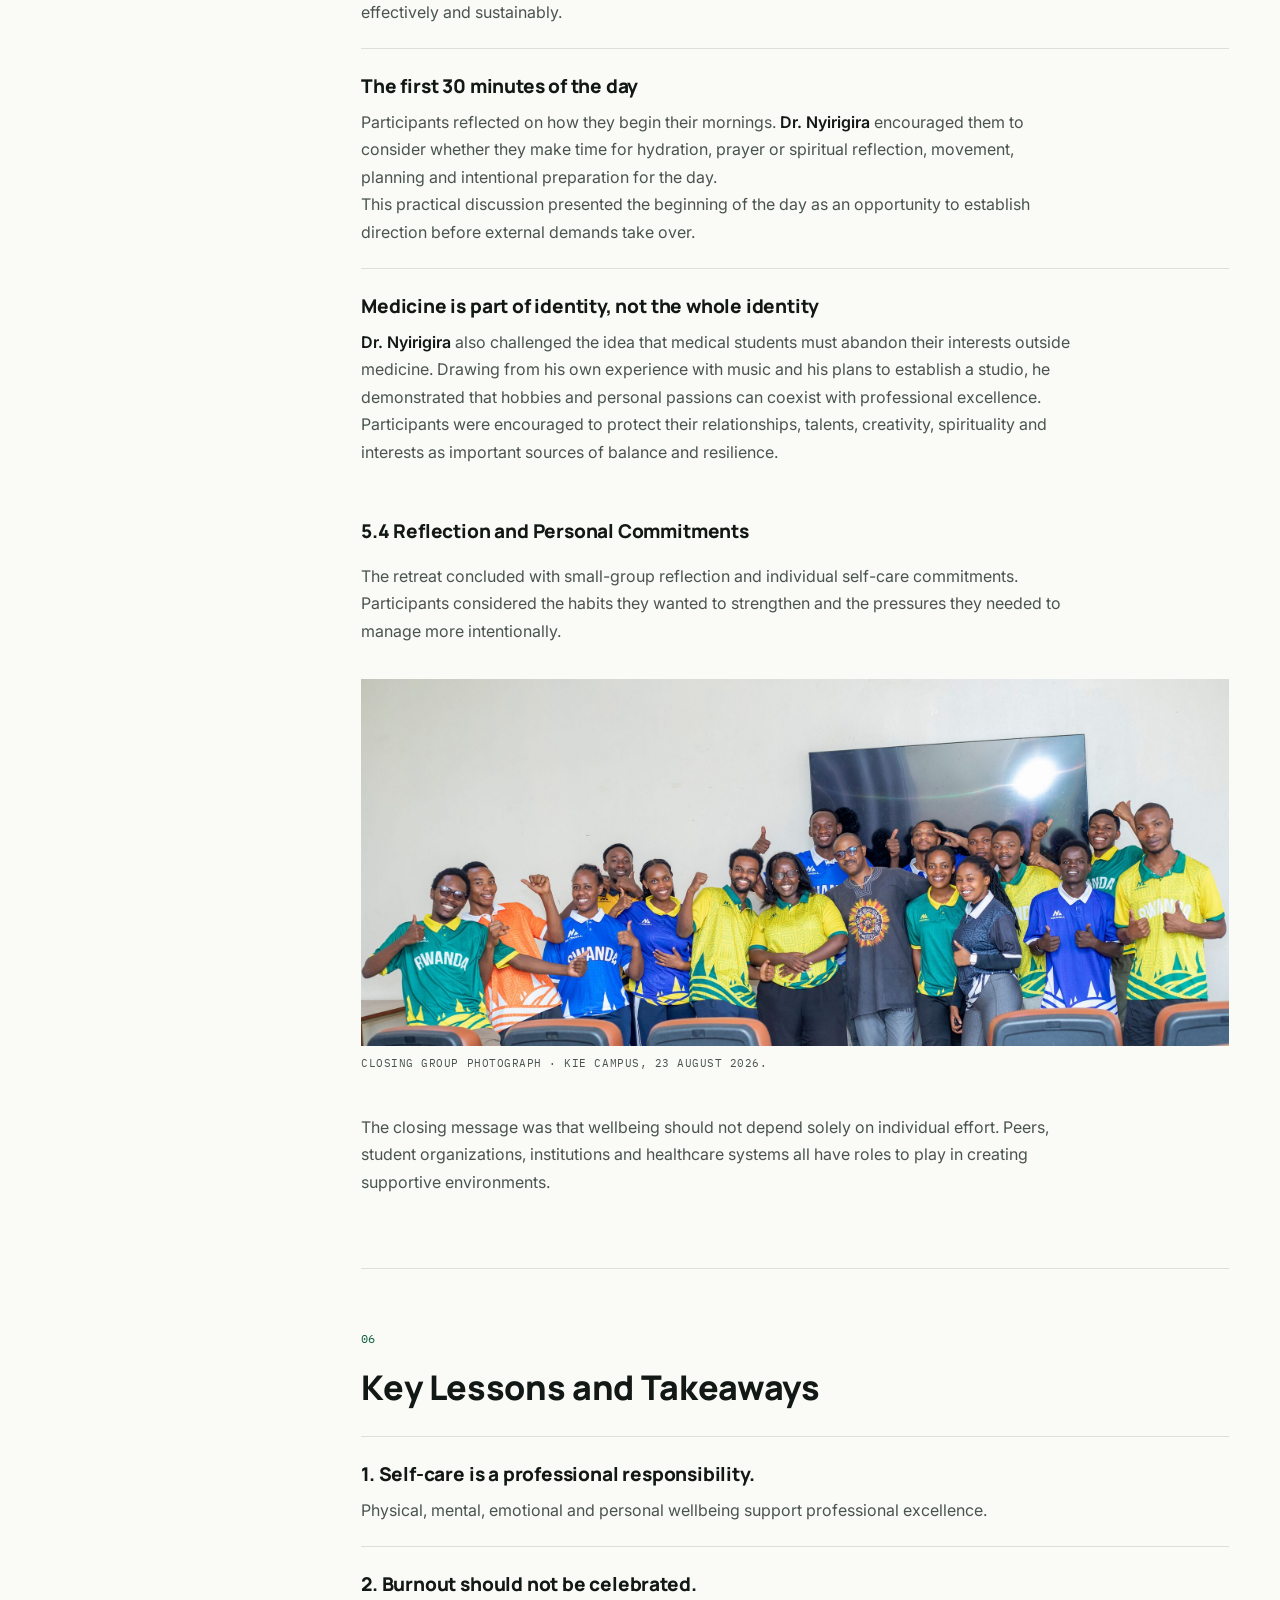
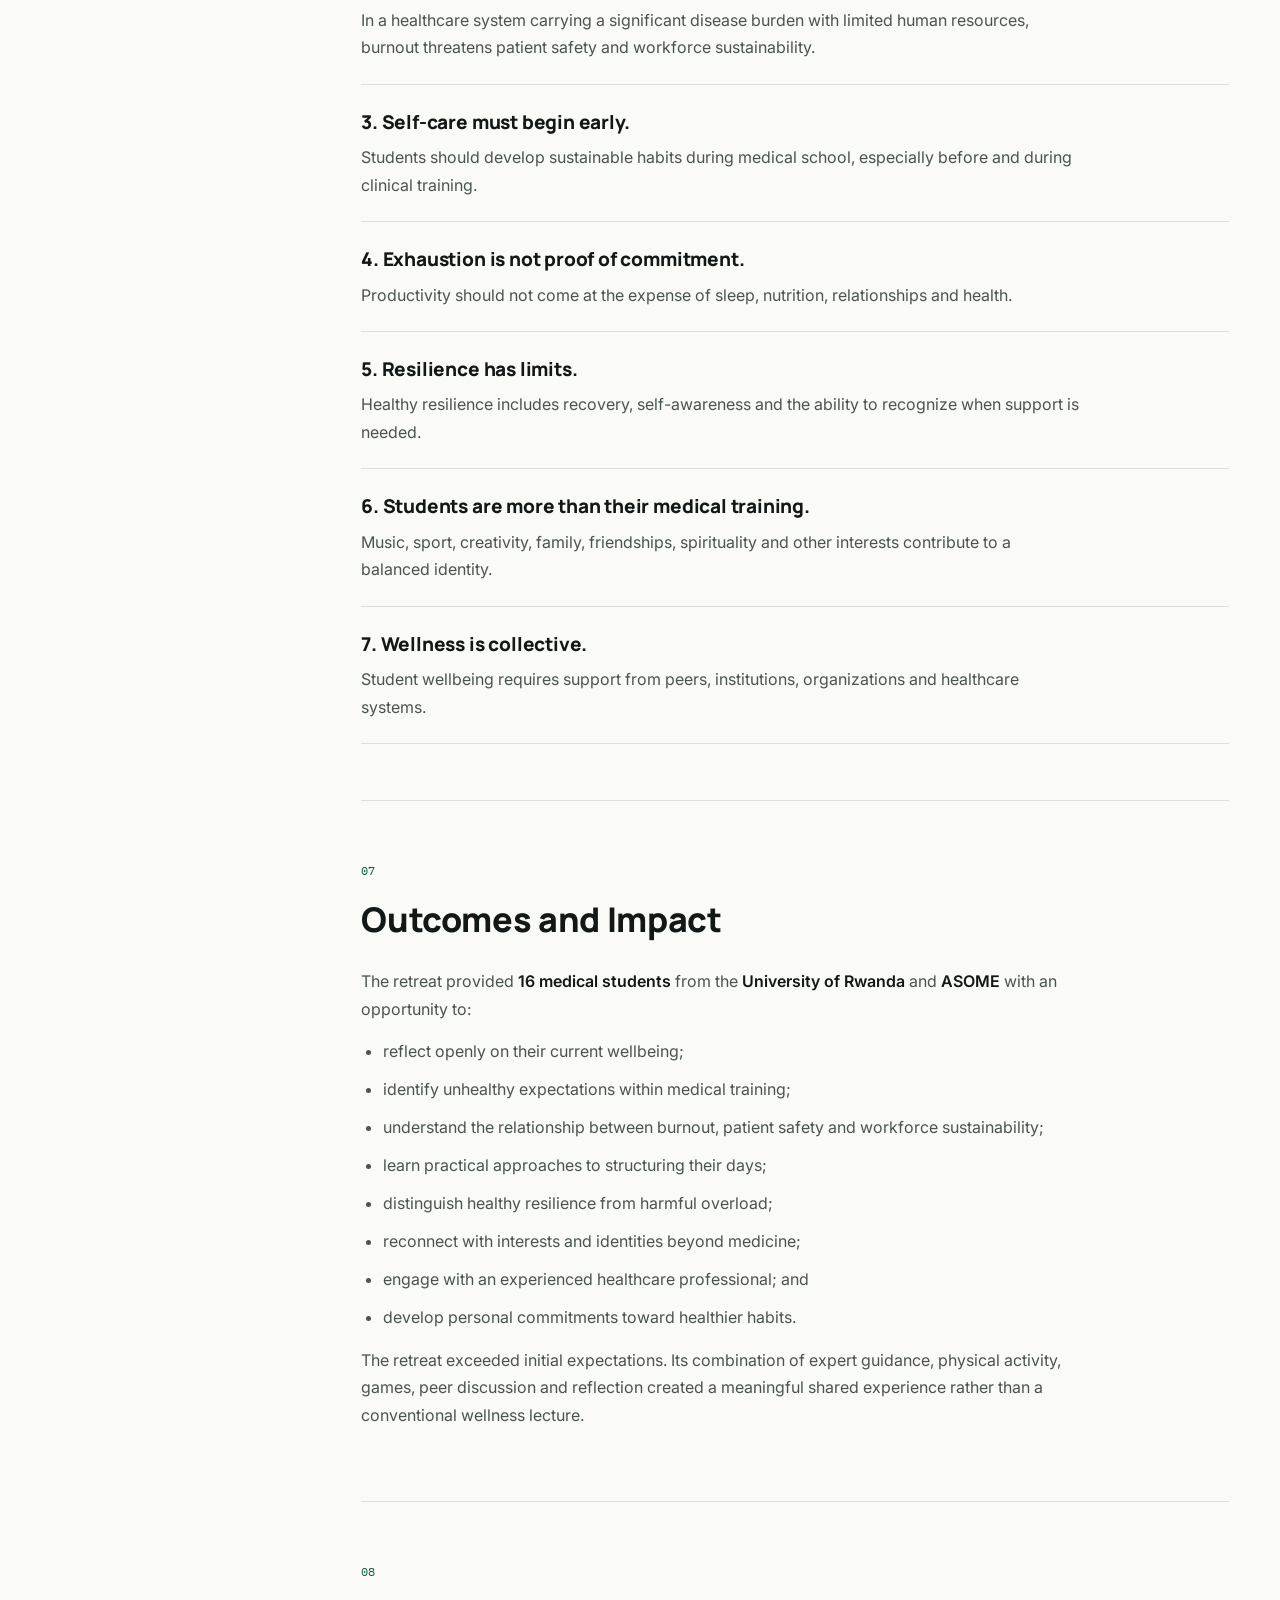
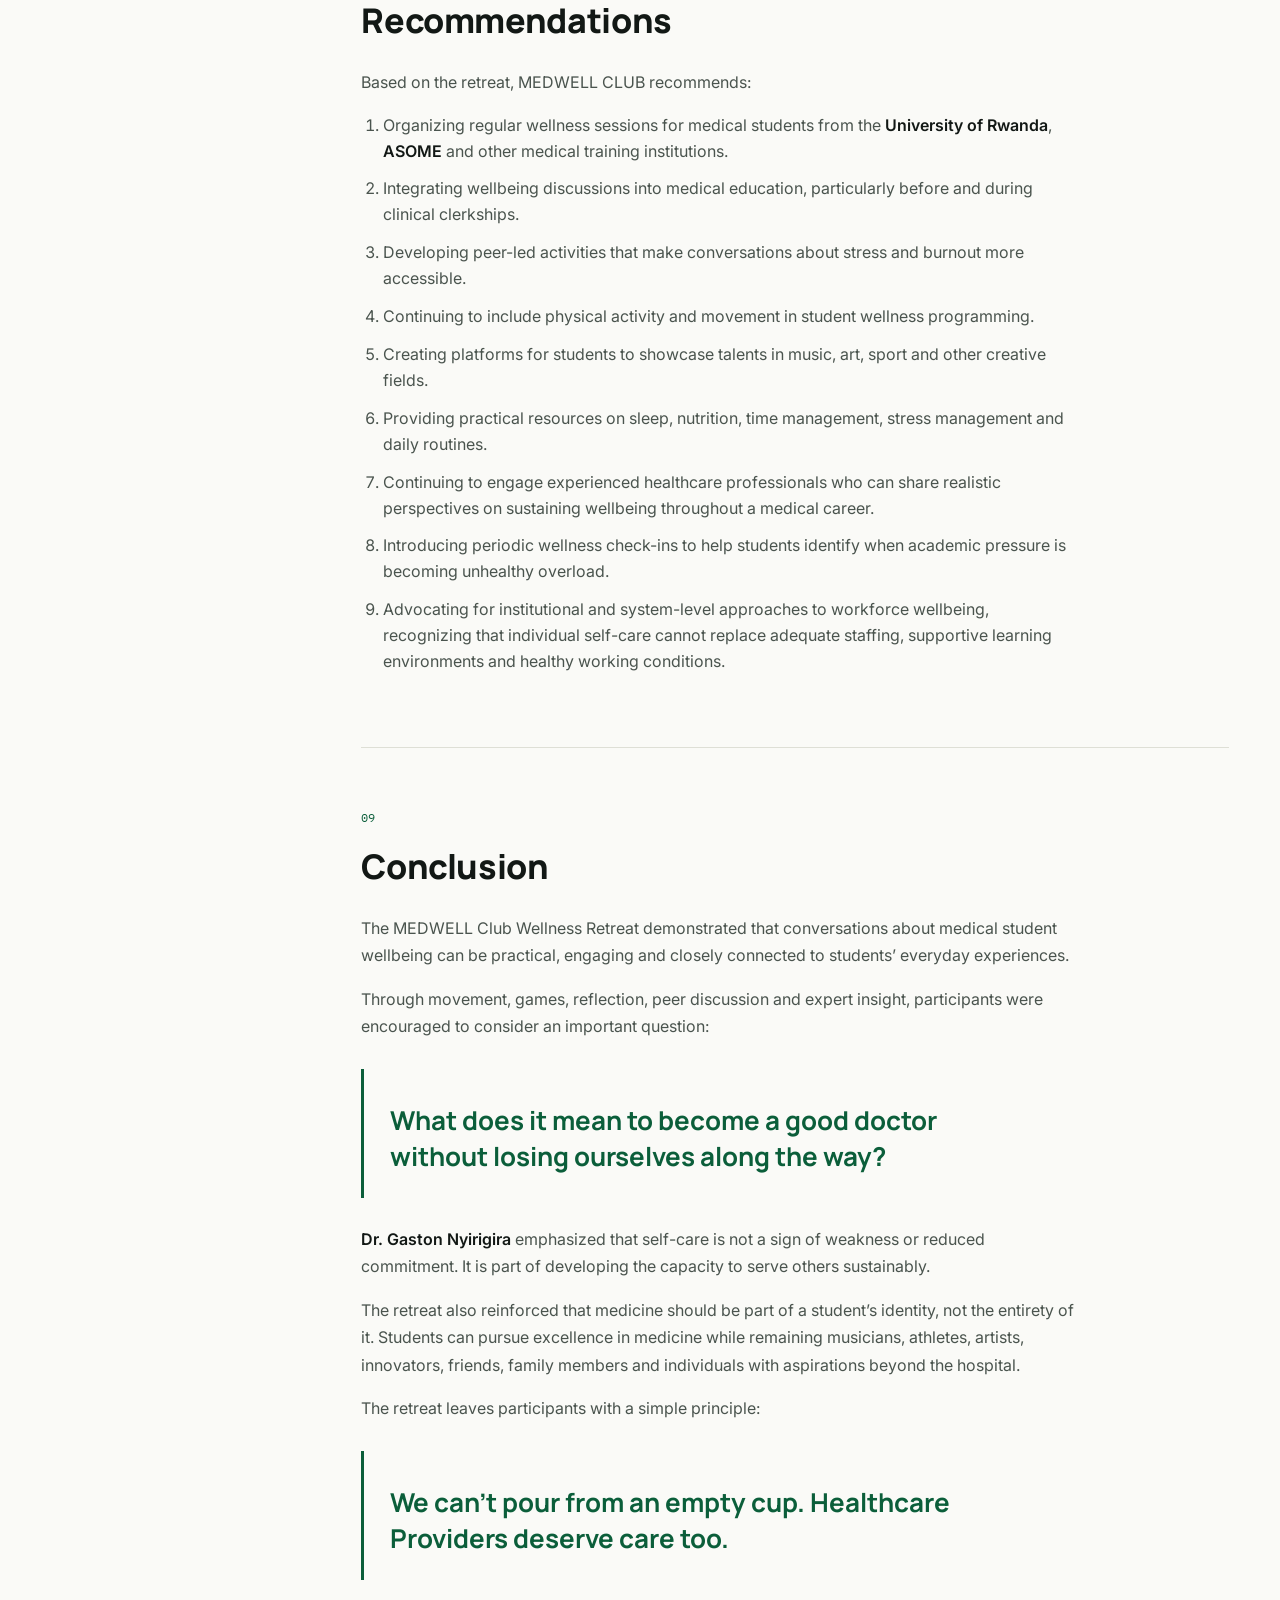
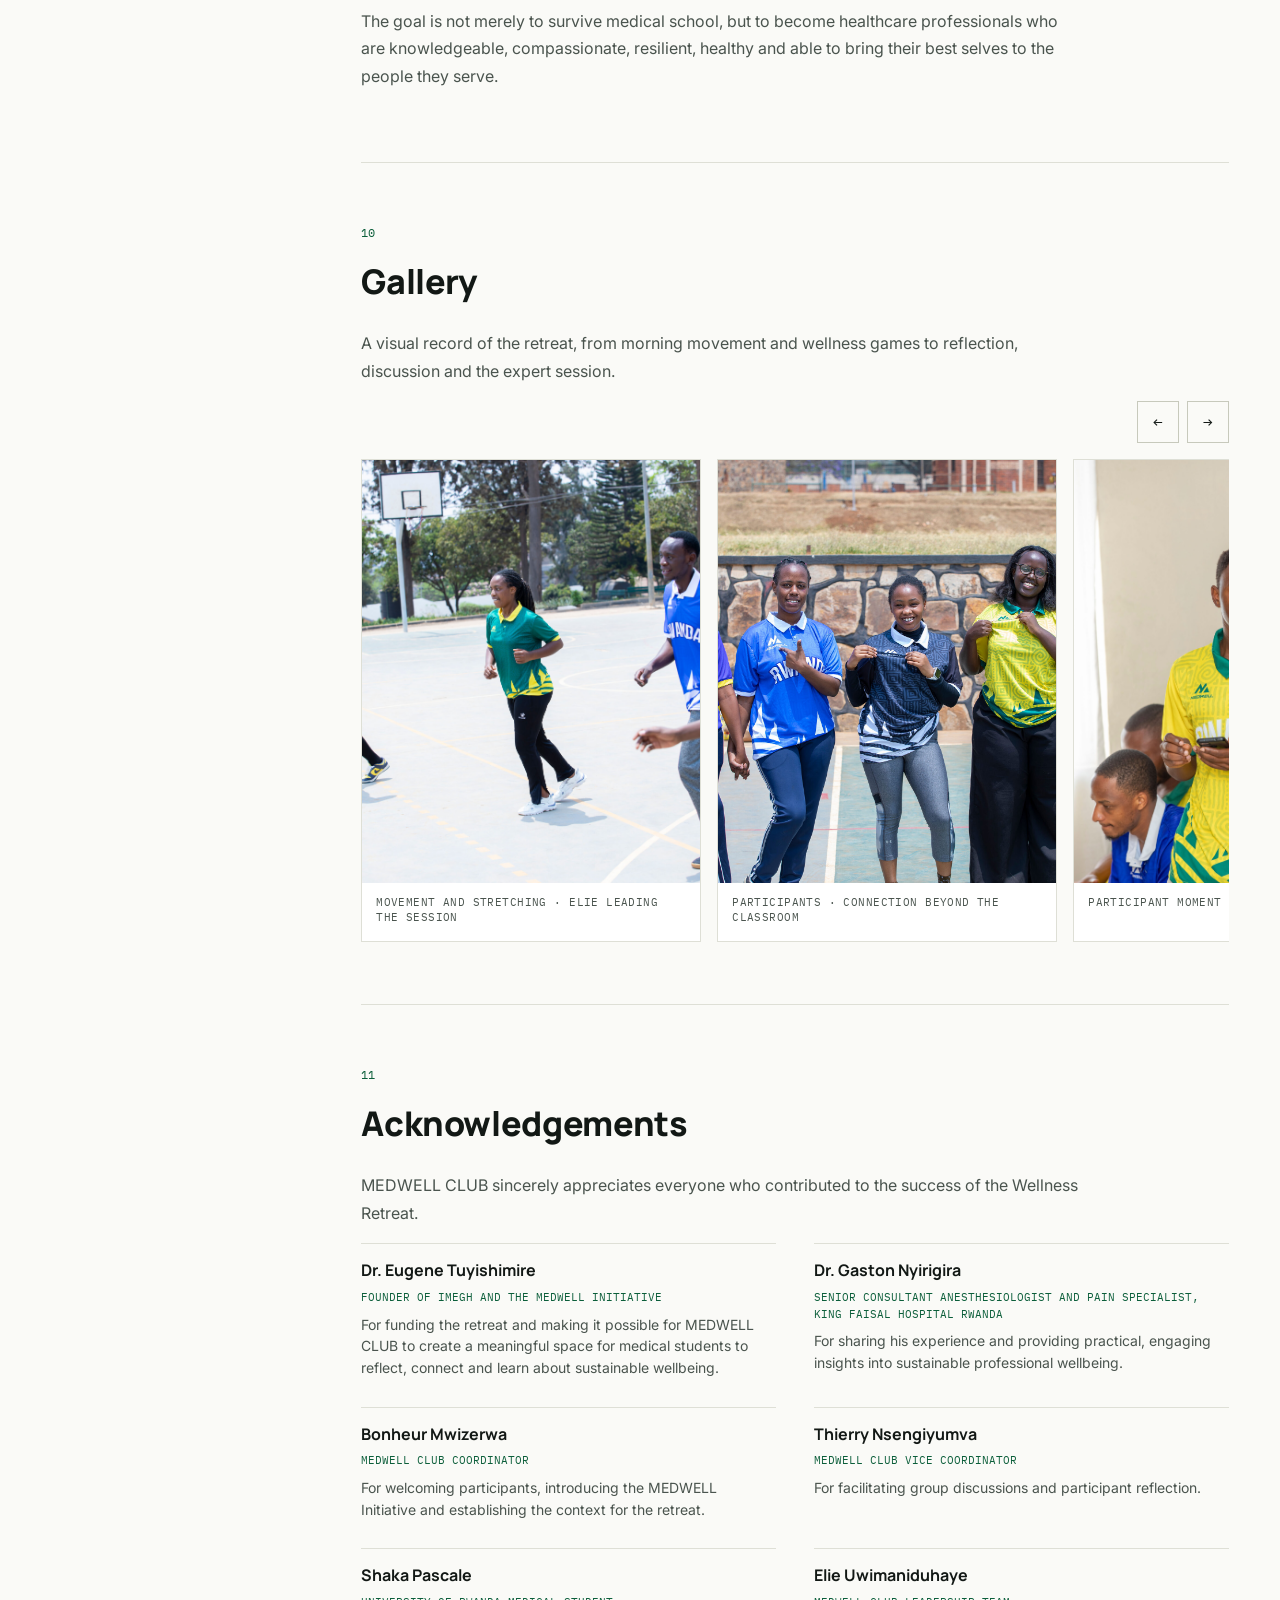
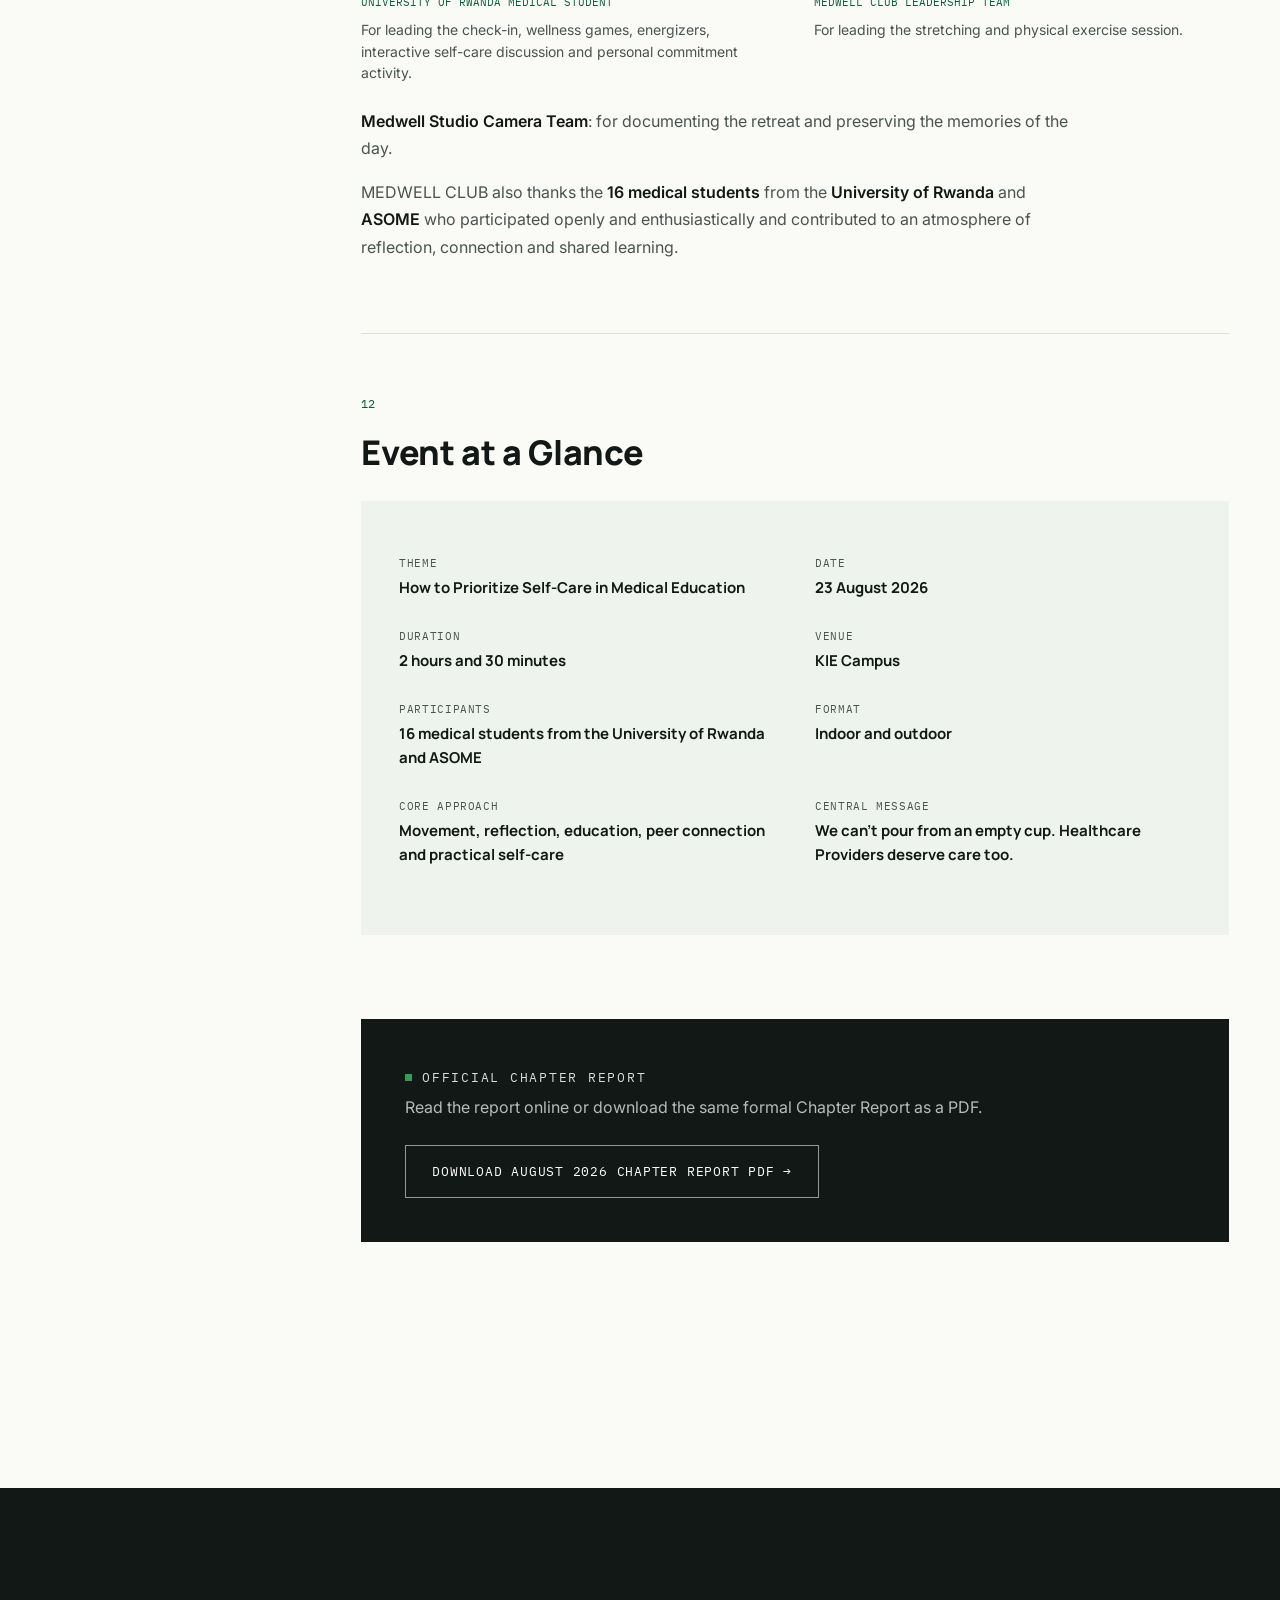
<file: august-2026-chapter-report.html>
<!DOCTYPE html>
<html lang="en">
<head>
<meta charset="UTF-8">
<meta name="viewport" content="width=device-width, initial-scale=1.0">
<title>August 2026 Chapter Report · MEDWELL Club</title>
<meta name="description" content="August 2026 Chapter Report: MEDWELL CLUB Wellness Retreat, 23 August 2026, KIE Campus.">
<link href="https://fonts.googleapis.com/css2?family=Manrope:wght@500;700;800&family=Inter:wght@400;500;600;700&family=IBM+Plex+Mono:wght@400;500&display=swap" rel="stylesheet">
<link rel="stylesheet" href="css/style.css">
<style>
.report-cover{background:var(--green-deep);color:var(--white);padding:170px 0 70px}
.report-cover-inner{display:grid;grid-template-columns:1.1fr .9fr;gap:54px;align-items:end}
.report-cover .badge{font-family:var(--font-mono);font-size:12px;letter-spacing:.12em;text-transform:uppercase;color:var(--gold);display:flex;align-items:center;gap:12px}
.report-cover .badge:before{content:'';width:24px;height:1px;background:var(--gold)}
.report-cover h1{color:var(--white);font-size:clamp(36px,5.8vw,68px);line-height:1.02;margin-top:20px;max-width:13ch}
.report-cover .event-title{color:rgba(255,255,255,.8);font-family:var(--font-display);font-size:clamp(22px,2.6vw,31px);font-weight:700;margin-top:16px}
.report-cover .theme{color:#C9E9D3;font-size:clamp(16px,1.8vw,20px);margin-top:10px;max-width:44ch}
.report-cover-meta{margin-top:40px;border-top:1px solid rgba(255,255,255,.25);padding-top:24px;display:grid;grid-template-columns:1fr 1fr;gap:18px 28px}
.report-cover-meta .k{font-family:var(--font-mono);font-size:10.5px;text-transform:uppercase;letter-spacing:.08em;color:rgba(255,255,255,.55)}
.report-cover-meta .v{font-family:var(--font-display);font-weight:700;font-size:15px;margin-top:5px}
.report-cover-photo{margin:0;aspect-ratio:3/2;overflow:hidden;background:rgba(255,255,255,.08)}
.report-cover-photo img{width:100%;height:100%;object-fit:contain;display:block}
.report-cover-photo figcaption{display:none}
.report-actions{display:flex;gap:12px;flex-wrap:wrap;margin-top:38px}
.report-shell{display:grid;grid-template-columns:240px 1fr;gap:70px;padding-top:86px;padding-bottom:86px}
.toc,.report-content{min-width:0}
.toc{position:sticky;top:110px;align-self:start}.toc .eyebrow{margin-bottom:18px}.toc ol{list-style:none;margin:0;padding:0}.toc li{padding:9px 0;border-top:1px solid var(--line);font-size:13px}.toc li:last-child{border-bottom:1px solid var(--line)}.toc a{display:flex;gap:10px;color:var(--ink-soft)}.toc a:hover{color:var(--ink)}.toc .toc-num{font-family:var(--font-mono);color:var(--green-deep);font-size:11px;min-width:24px}
.r-section{padding:56px 0;border-top:1px solid var(--line);scroll-margin-top:100px}.r-section:first-child{border-top:none;padding-top:0}.r-num{font-family:var(--font-mono);font-size:12px;color:var(--green-deep)}.r-section h2{font-family:var(--font-display);font-weight:800;font-size:clamp(25px,2.8vw,34px);margin:9px 0 22px}.r-section h3{font-family:var(--font-display);font-size:19px;margin:28px 0 9px}.r-section p{color:var(--ink-soft);max-width:72ch;font-size:16px;line-height:1.72;margin-bottom:16px}.r-section ul,.r-section ol{max-width:72ch;color:var(--ink-soft);padding-left:22px}.r-section li{margin-bottom:12px;line-height:1.62}.r-section strong{color:var(--ink);font-weight:600}
.report-photo{margin:34px 0 42px}.report-photo img{width:100%;display:block;aspect-ratio:16/9;object-fit:cover}.report-photo figcaption{font-family:var(--font-mono);font-size:10.5px;text-transform:uppercase;letter-spacing:.05em;color:var(--ink-soft);margin-top:9px}
.report-photo--full{max-width:100%;margin-left:auto;margin-right:auto}.report-photo--full img{aspect-ratio:2200/930;object-fit:contain;background:var(--green-wash)}
.report-callout{border-left:3px solid var(--green-deep);padding:7px 0 7px 26px;margin:28px 0}.report-callout p{font-family:var(--font-display);font-weight:700;font-size:clamp(19px,2.2vw,26px);line-height:1.4;color:var(--green-deep);max-width:38ch}
.stat-strip{display:grid;grid-template-columns:repeat(5,1fr);border-top:1px solid var(--line);border-bottom:1px solid var(--line);margin:24px 0 38px}.stat-strip .s{padding:20px 15px 20px 0;border-right:1px solid var(--line)}.stat-strip .s:last-child{border-right:none}.stat-strip .num{font-family:var(--font-display);font-weight:800;font-size:25px;color:var(--green-deep)}.stat-strip .lbl{font-family:var(--font-mono);font-size:10px;text-transform:uppercase;letter-spacing:.05em;color:var(--ink-soft);margin-top:5px}
.prog-table{width:100%;border-collapse:collapse;margin:18px 0}.prog-table th{text-align:left;font-family:var(--font-mono);font-size:10.5px;text-transform:uppercase;letter-spacing:.06em;color:var(--ink-soft);font-weight:500;padding:10px 9px;border-bottom:1px solid var(--line-strong)}.prog-table td{padding:11px 9px;border-bottom:1px solid var(--line);font-size:13.5px;vertical-align:top}.prog-table td:first-child{font-family:var(--font-mono);font-size:11.5px;color:var(--green-deep);white-space:nowrap}
.lesson{padding:22px 0;border-top:1px solid var(--line)}.lesson:last-child{border-bottom:1px solid var(--line)}.lesson h3{margin:0 0 7px}.lesson p{margin:0}
.ack-grid{display:grid;grid-template-columns:1fr 1fr;gap:28px 38px}.ack-item{border-top:1px solid var(--line);padding-top:14px}.ack-item .name{font-family:var(--font-display);font-weight:700}.ack-item .role{font-family:var(--font-mono);font-size:10.5px;text-transform:uppercase;color:var(--green-deep);margin:5px 0 8px}.ack-item .desc{color:var(--ink-soft);font-size:14px;line-height:1.55}
.glance-box{background:var(--green-wash);padding:38px;margin-top:18px}.glance-grid{display:grid;grid-template-columns:1fr 1fr;gap:14px 40px}.glance-grid dt{font-family:var(--font-mono);font-size:10.5px;text-transform:uppercase;color:var(--ink-soft);letter-spacing:.06em}.glance-grid dd{margin:4px 0 14px;font-family:var(--font-display);font-weight:700;font-size:15px}
.report-cta{margin-top:28px;padding:44px;background:var(--ink);color:var(--white);display:flex;justify-content:space-between;align-items:center;gap:24px;flex-wrap:wrap}.report-cta p{color:rgba(255,255,255,.7);margin:7px 0 0}
.report-gallery{margin-top:8px}.report-gallery-controls{display:flex;justify-content:flex-end;gap:8px;margin-bottom:16px}.photo-slider{position:relative}.photo-track{display:flex;gap:16px;overflow-x:auto;scroll-snap-type:x mandatory;scroll-behavior:smooth;scrollbar-width:none;padding-bottom:6px;-webkit-overflow-scrolling:touch}.photo-track::-webkit-scrollbar{display:none}.photo-slide{flex:0 0 clamp(220px,42vw,340px);scroll-snap-align:start;margin:0;border:1px solid var(--line);background:var(--white)}.photo-slide img{width:100%;aspect-ratio:4/5;object-fit:cover}.photo-slide figcaption{padding:12px 14px 15px;font-family:var(--font-mono);font-size:10.5px;line-height:1.5;text-transform:uppercase;letter-spacing:.04em;color:var(--ink-soft)}.photo-control{width:42px;height:42px;border:1px solid var(--line-strong);background:transparent;color:var(--ink);font-family:var(--font-mono);font-size:16px}.photo-control:hover{background:var(--ink);color:var(--white);border-color:var(--ink)}
@media(max-width:700px){.photo-slide{flex-basis:78vw}}
@media(max-width:980px){.report-cover-inner{grid-template-columns:1fr}.report-cover-photo{max-width:600px}.report-shell{grid-template-columns:1fr;gap:30px}.toc{position:static}.toc ol{display:grid;grid-template-columns:1fr 1fr}.toc li:last-child{border-bottom:0}.stat-strip{grid-template-columns:1fr 1fr}}
@media(max-width:650px){.report-cover{padding-top:145px}.toc ol{grid-template-columns:1fr}.ack-grid{grid-template-columns:1fr}.glance-grid{grid-template-columns:1fr}.glance-box{padding:28px 22px}.prog-table{font-size:12px;display:block;overflow-x:auto}.prog-table th,.prog-table td{min-width:120px}}
</style>
</head>
<body>
<a class="skip-link" href="#main">Skip to content</a>
<header class="site-header">
  <div class="wrap">
    <a href="index.html" class="brand"><img src="assets/logos/medwell-logo.png" alt="MEDWELL Club"><span>MEDWELL CLUB</span></a>
    <nav class="main-nav" id="main-nav">
      <ul><li><a href="index.html">Home</a></li><li><a href="reports.html" aria-current="page">Chapter Reports</a></li><li><a href="index.html#our-media">Our Media</a></li><li><a href="about.html">About Us</a></li></ul>
      <a href="index.html#get-involved" class="btn btn-solid join-btn">GET INVOLVED</a>
      <div class="nav-social">
        <span class="social-label">Follow us</span>
        <div class="social-icons">
          <a href="https://x.com/medwell_medsar" class="social-link" target="_blank" rel="noopener noreferrer" aria-label="MEDWELL Club on X"><svg viewBox="0 0 24 24" aria-hidden="true"><path fill="currentColor" d="M18.244 2.25h3.308l-7.227 8.26 8.502 11.24H16.17l-5.214-6.817L4.99 21.75H1.68l7.73-8.835L1.254 2.25H8.08l4.713 6.231zm-1.161 17.52h1.833L7.084 4.126H5.117z"/></svg></a>
          <a href="https://www.instagram.com/medwell250/" class="social-link" target="_blank" rel="noopener noreferrer" aria-label="MEDWELL Club on Instagram"><svg viewBox="0 0 24 24" aria-hidden="true"><path fill="currentColor" d="M12 2.163c3.204 0 3.584.012 4.85.07 3.252.148 4.771 1.691 4.919 4.919.058 1.265.069 1.645.069 4.849 0 3.205-.012 3.584-.069 4.849-.149 3.225-1.664 4.771-4.919 4.919-1.266.058-1.644.07-4.85.07-3.204 0-3.584-.012-4.849-.07-3.26-.149-4.771-1.699-4.919-4.92-.058-1.265-.07-1.644-.07-4.849 0-3.204.012-3.584.07-4.849.149-3.227 1.664-4.771 4.919-4.919 1.266-.057 1.645-.069 4.849-.069zm0-2.163c-3.259 0-3.667.014-4.947.072-4.358.2-6.78 2.618-6.98 6.98-.059 1.281-.073 1.689-.073 4.948 0 3.259.014 3.668.072 4.948.2 4.358 2.618 6.78 6.98 6.98 1.281.058 1.689.072 4.948.072 3.259 0 3.668-.014 4.948-.072 4.354-.2 6.782-2.618 6.979-6.98.059-1.28.073-1.689.073-4.948 0-3.259-.014-3.667-.072-4.947-.196-4.354-2.617-6.78-6.979-6.98-1.281-.059-1.69-.073-4.949-.073zM12 5.838a6.162 6.162 0 1 0 0 12.324 6.162 6.162 0 0 0 0-12.324zM12 16a4 4 0 1 1 0-8 4 4 0 0 1 0 8zm6.406-11.845a1.44 1.44 0 1 0 0 2.881 1.44 1.44 0 0 0 0-2.881z"/></svg></a>
          <a href="https://www.youtube.com/@THEMEDWELLPODCAST" class="social-link" target="_blank" rel="noopener noreferrer" aria-label="MEDWELL Club on YouTube"><svg viewBox="0 0 24 24" aria-hidden="true"><path fill="currentColor" d="M23.498 6.186a2.994 2.994 0 0 0-2.106-2.117C19.505 3.545 12 3.545 12 3.545s-7.505 0-9.392.524A2.994 2.994 0 0 0 .502 6.186 31.26 31.26 0 0 0 0 12a31.26 31.26 0 0 0 .502 5.814 2.994 2.994 0 0 0 2.106 2.117c1.887.524 9.392.524 9.392.524s7.505 0 9.392-.524a2.994 2.994 0 0 0 2.106-2.117A31.26 31.26 0 0 0 24 12a31.26 31.26 0 0 0-.502-5.814zM9.545 15.568V8.432L15.818 12l-6.273 3.568z"/></svg></a>
        </div>
      </div>
    </nav>
    <button class="nav-toggle" aria-label="Toggle menu" aria-expanded="false" aria-controls="main-nav"><span></span></button>
  </div>
</header>

<main id="main">
<section class="report-cover">
  <div class="wrap report-cover-inner">
    <div>
      <span class="badge">MEDWELL CLUB · CHAPTER REPORT</span>
      <h1>August 2026 Chapter Report</h1>
      <div class="event-title">Wellness Retreat</div>
      <p class="theme">How to Prioritize Self-Care in Medical Education</p>
      <div class="report-cover-meta">
        <div><div class="k">Date</div><div class="v">Sunday, 23 August 2026</div></div>
        <div><div class="k">Time</div><div class="v">8:30 AM–11:00 AM</div></div>
        <div><div class="k">Duration</div><div class="v">2 hours and 30 minutes</div></div>
        <div><div class="k">Venue</div><div class="v">KIE Campus</div></div>
        <div><div class="k">Participants</div><div class="v">16 medical students from the University of Rwanda and ASOME</div></div>
        <div><div class="k">Format</div><div class="v">Indoor and outdoor</div></div>
      </div>
      <div class="report-actions">
        <a class="btn btn-solid" href="assets/reports/MEDWELL-August-2026-Chapter-Report.pdf" target="_blank" rel="noopener">Download Chapter Report PDF →</a>
      </div>
    </div>
    <figure class="report-cover-photo"><img src="assets/photos/wellness-games-group-photo.jpg" alt="MEDWELL Club Wellness Retreat participants group photo during the wellness games at KIE Campus."></figure>
  </div>
</section>

<div class="wrap report-shell">
  <aside class="toc">
    <span class="eyebrow">August 2026 Chapter Report</span>
    <ol>
      <li><a href="#summary"><span class="toc-num">01</span><span>Executive Summary</span></a></li>
      <li><a href="#background"><span class="toc-num">02</span><span>Background and Rationale</span></a></li>
      <li><a href="#objectives"><span class="toc-num">03</span><span>Objectives</span></a></li>
      <li><a href="#programme"><span class="toc-num">04</span><span>Programme Overview</span></a></li>
      <li><a href="#highlights"><span class="toc-num">05</span><span>Highlights of the Retreat</span></a></li>
      <li><a href="#lessons"><span class="toc-num">06</span><span>Key Lessons and Takeaways</span></a></li>
      <li><a href="#outcomes"><span class="toc-num">07</span><span>Outcomes and Impact</span></a></li>
      <li><a href="#recommendations"><span class="toc-num">08</span><span>Recommendations</span></a></li>
      <li><a href="#conclusion"><span class="toc-num">09</span><span>Conclusion</span></a></li>
      <li><a href="#gallery"><span class="toc-num">10</span><span>Gallery</span></a></li>
      <li><a href="#acknowledgements"><span class="toc-num">11</span><span>Acknowledgements</span></a></li>
      <li><a href="#glance"><span class="toc-num">12</span><span>Event at a Glance</span></a></li>
    </ol>
  </aside>

  <div class="report-content">
    <article id="summary" class="r-section">
      <span class="r-num">01</span><h2>Executive Summary</h2>
      <p>On <strong>Sunday, 23 August 2026</strong>, <strong>MEDWELL CLUB</strong> hosted a Wellness Retreat at <strong>KIE Campus</strong> under the theme “<strong>How to Prioritize Self-Care in Medical Education</strong>.” The two-and-a-half-hour retreat brought together <strong>16 medical students</strong> from the <strong>University of Rwanda</strong> and <strong>ASOME</strong> for an interactive space to pause, reconnect, reflect and explore practical approaches to wellbeing during medical training.</p>
      <p>The programme combined physical activity, wellness games, personal reflection, peer discussion and an expert session led by <strong>Dr. Gaston Nyirigira</strong>, Senior Consultant Anesthesiologist and Pain Specialist at <strong>King Faisal Hospital Rwanda</strong>.</p>
      <p><strong>Dr. Nyirigira</strong> emphasized that self-care is not an optional lifestyle activity or something to consider only after graduation. It is an essential professional practice that should begin during medical school, particularly during demanding clinical training.</p>
      <p>The retreat challenged the belief that commitment to medicine requires constant availability, exhaustion and the sacrifice of sleep, nutrition, relationships and personal interests. Participants were encouraged to distinguish healthy resilience from harmful overload and to recognize that their identities extend beyond medicine.</p>
      <div class="report-callout"><p>Healthcare providers cannot consistently give what they do not have. Caring for oneself is part of becoming capable of caring for others sustainably.</p></div>
    </article>

    <article id="background" class="r-section">
      <span class="r-num">02</span><h2>Background and Rationale</h2>
      <p>Medical education requires students to manage demanding academic workloads, clinical responsibilities, examinations and increasing expectations for professional performance. These pressures can make exhaustion appear normal and self-neglect appear synonymous with commitment.</p>
      <h3>Why This Matters</h3>
      <p>The wellbeing of healthcare workers directly affects patient safety, quality of care and workforce sustainability. <strong>WHO</strong> reports that at least <strong>one quarter</strong> of health and care workers experienced anxiety, depression or burnout between <strong>January 2020</strong> and <strong>April 2022</strong>. During the <strong>COVID-19</strong> pandemic, burnout affected an estimated <strong>41–52%</strong> of health workers, with some analyses reporting rates as high as <strong>66%</strong> among physicians and nurses.</p>
      <p>Burnout and fatigue may contribute to medical errors, absenteeism, staff turnover and reduced patient satisfaction. These concerns are particularly urgent as <strong>WHO</strong> projects a global shortfall of approximately <strong>11 million</strong> health workers by <strong>2030</strong>.</p>
      <p>In <strong>Rwanda</strong>, a <strong>2025</strong> policy brief reported that approximately <strong>9%</strong> of health professionals leave the sector annually, citing heavy workloads, limited career advancement and other workforce pressures.</p>
      <p>Africa faces an especially significant challenge. According to <strong>Africa CDC</strong>, the continent bears <strong>more than a quarter</strong> of the global disease burden while accounting for only about <strong>3%</strong> of the global health workforce. In this context, burnout is not a badge of honor. It is a threat to patient safety, staff retention and the sustainability of healthcare systems.</p>
      <p>MEDWELL CLUB organized the retreat to create a deliberate interruption to this culture and to help students explore practical approaches to physical, mental, emotional, spiritual and personal wellbeing.</p>
    </article>

    <article id="objectives" class="r-section">
      <span class="r-num">03</span><h2>Objectives</h2>
      <p>The retreat aimed to:</p>
      <ol>
        <li>Create a safe and interactive space for medical students to pause and reconnect with themselves.</li>
        <li>Increase awareness of the importance of self-care during medical education.</li>
        <li>Encourage students to recognize early signs of stress, exhaustion and overload.</li>
        <li>Promote practical daily wellness habits.</li>
        <li>Challenge unhealthy beliefs surrounding productivity and professionalism.</li>
        <li>Reinforce the importance of maintaining personal interests and relationships alongside medical training.</li>
        <li>Strengthen peer connection and open discussion about student wellbeing.</li>
        <li>Encourage students to approach future clinical responsibilities with greater balance and self-awareness.</li>
      </ol>
    </article>

    <article id="programme" class="r-section">
      <span class="r-num">04</span><h2>Programme Overview</h2>
      <table class="prog-table"><thead><tr><th>Time</th><th>Activity</th><th>Lead</th></tr></thead><tbody>
        <tr><td>8:30–8:40</td><td>Arrival and welcome</td><td>MEDWELL Club Team</td></tr>
        <tr><td>8:40–8:50</td><td>One-word check-in</td><td>Shaka Pascale</td></tr>
        <tr><td>8:50–9:05</td><td>Stretching and light group exercise</td><td>Elie Uwimaniduhaye</td></tr>
        <tr><td>9:05–9:20</td><td>Wellness games and energizer</td><td>Shaka Pascale</td></tr>
        <tr><td>9:20–9:35</td><td>Personal wellness check-in</td><td>Shaka Pascale</td></tr>
        <tr><td>9:35–9:50</td><td>Interactive talk on self-care</td><td>MEDWELL Club Team / Shaka Pascale</td></tr>
        <tr><td>9:50–10:35</td><td>Guest speaker session</td><td>Dr. Gaston Nyirigira</td></tr>
        <tr><td>10:35–10:50</td><td>Small-group reflection and discussion</td><td>MEDWELL Club Team / Thierry Nsengiyumva</td></tr>
        <tr><td>10:50–10:55</td><td>Personal self-care commitment</td><td>Shaka Pascale</td></tr>
        <tr><td>10:55–11:00</td><td>Closing and group photo</td><td>MEDWELL Club Team / Medwell Studio</td></tr>
      </tbody></table>
    </article>

    <article id="highlights" class="r-section">
      <span class="r-num">05</span><h2>Highlights of the Retreat</h2>
      <h3>5.1 Introduction to MEDWELL Club</h3>
      <p>The retreat opened with remarks from <strong>Bonheur Mwizerwa</strong>, MEDWELL Club Coordinator, who welcomed participants from the <strong>University of Rwanda</strong> and <strong>ASOME</strong> and introduced the broader MEDWELL Initiative.</p>
      <figure class="report-photo"><img src="assets/photos/bonheur-delivering-speech.jpg" alt="Bonheur Mwizerwa delivering opening remarks at the Wellness Retreat."><figcaption>Bonheur Mwizerwa opening the retreat and introducing the MEDWELL Initiative.</figcaption></figure>
      <p>He placed the retreat within the wider African healthcare context, noting:</p>
      <div class="report-callout"><p>“According to Africa CDC, Africa bears more than a quarter of the global disease burden while accounting for only about 3% of the global health workforce. In a system carrying this burden, burnout isn’t a badge of honor. It is associated with increased patient-safety risks and medical errors, reduced job satisfaction and poor retention.”</p></div>
      <p>The introduction highlighted MEDWELL Club’s wellness-oriented activities, including sports initiatives, the <strong>Kira Medwell App</strong> and the <strong>MEDWELL podcast</strong>. It also clarified that MEDWELL Club seeks not only to organize activities, but to promote a culture in which medical students can remain healthy, connected and fully human while pursuing professional excellence.</p>
      <p>A short video presenting evidence on healthcare-worker wellbeing and burnout further established the importance of the retreat.</p>

      <h3>5.2 Wellness Activities and Peer Connection</h3>
      <p>The programme intentionally moved beyond a conventional lecture format.</p>
      <p>Participants began with stretching and light group exercise led by <strong>Elie Uwimaniduhaye</strong>. This helped create a relaxed atmosphere and encouraged participants to engage physically with the theme of wellbeing.</p>
      <figure class="report-photo"><img src="assets/photos/post-stretching-group-photo.jpg" alt="Participants together after stretching and light group exercise."><figcaption>Participants after the opening movement session and group exercise.</figcaption></figure>
      <p><strong>Shaka Pascale</strong> then led wellness games and energizers, followed by a personal wellness check-in. These activities encouraged participants to reflect on their current physical, emotional and personal wellbeing.</p>
      <p>Small-group discussions facilitated by the MEDWELL Club team, with active guidance from <strong>Thierry Nsengiyumva</strong>, MEDWELL Club Vice Coordinator, gave participants an opportunity to share experiences and discuss the challenges of balancing medical education with personal wellbeing.</p>
      <p>The activities demonstrated that wellness can be experienced through movement, laughter, reflection and connection, not only discussed in formal presentations.</p>

      <h3>5.3 Key Insights from Dr. Gaston Nyirigira</h3>
      <p>The central educational session was led by <strong>Dr. Gaston Nyirigira</strong>, Senior Consultant Anesthesiologist and Pain Specialist at <strong>King Faisal Hospital Rwanda</strong>. His professional experience also includes medical education, patient safety and healthcare workforce wellbeing.</p>
      <figure class="report-photo"><img src="assets/photos/dr-gaston-speaking.jpg" alt="Dr. Gaston Nyirigira leading the guest speaker session."><figcaption>Dr. Gaston Nyirigira during the central expert session.</figcaption></figure>
      <p><strong>Dr. Nyirigira</strong> connected self-care directly to the responsibilities of healthcare professionals and emphasized several key ideas.</p>
      <div class="lesson"><h3>Self-care begins during medical school</h3><p>Students were encouraged to develop sustainable habits before entering professional practice rather than waiting until burnout occurs. The session challenged the belief that the ideal medical student must always be available, complete every task regardless of exhaustion and sacrifice sleep, nutrition, relationships and personal interests to demonstrate commitment.</p><p>Participants were encouraged to ask not only “How much did I do?”, but also “At what cost?”</p></div>
      <div class="lesson"><h3>Resilience is not the same as overload</h3><p><strong>Dr. Nyirigira</strong> distinguished between developing the capacity to manage challenges and continuously exceeding one’s capacity without adequate recovery.</p><p>The session emphasized that recognizing limits and seeking balance does not indicate reduced commitment. Instead, healthier students are better positioned to perform their responsibilities effectively and sustainably.</p></div>
      <div class="lesson"><h3>The first 30 minutes of the day</h3><p>Participants reflected on how they begin their mornings. <strong>Dr. Nyirigira</strong> encouraged them to consider whether they make time for hydration, prayer or spiritual reflection, movement, planning and intentional preparation for the day.</p><p>This practical discussion presented the beginning of the day as an opportunity to establish direction before external demands take over.</p></div>
      <div class="lesson"><h3>Medicine is part of identity, not the whole identity</h3><p><strong>Dr. Nyirigira</strong> also challenged the idea that medical students must abandon their interests outside medicine. Drawing from his own experience with music and his plans to establish a studio, he demonstrated that hobbies and personal passions can coexist with professional excellence.</p><p>Participants were encouraged to protect their relationships, talents, creativity, spirituality and interests as important sources of balance and resilience.</p></div>

      <h3>5.4 Reflection and Personal Commitments</h3>
      <p>The retreat concluded with small-group reflection and individual self-care commitments. Participants considered the habits they wanted to strengthen and the pressures they needed to manage more intentionally.</p>
      <figure class="report-photo report-photo--full"><img src="assets/photos/closing-group-dr-gaston.jpg" alt="Closing group photograph with Dr. Gaston Nyirigira and MEDWELL Club participants."><figcaption>Closing group photograph · KIE Campus, 23 August 2026.</figcaption></figure>
      <p>The closing message was that wellbeing should not depend solely on individual effort. Peers, student organizations, institutions and healthcare systems all have roles to play in creating supportive environments.</p>
    </article>

    <article id="lessons" class="r-section">
      <span class="r-num">06</span><h2>Key Lessons and Takeaways</h2>
      <div class="lesson"><h3>1. Self-care is a professional responsibility.</h3><p>Physical, mental, emotional and personal wellbeing support professional excellence.</p></div>
      <div class="lesson"><h3>2. Burnout should not be celebrated.</h3><p>In a healthcare system carrying a significant disease burden with limited human resources, burnout threatens patient safety and workforce sustainability.</p></div>
      <div class="lesson"><h3>3. Self-care must begin early.</h3><p>Students should develop sustainable habits during medical school, especially before and during clinical training.</p></div>
      <div class="lesson"><h3>4. Exhaustion is not proof of commitment.</h3><p>Productivity should not come at the expense of sleep, nutrition, relationships and health.</p></div>
      <div class="lesson"><h3>5. Resilience has limits.</h3><p>Healthy resilience includes recovery, self-awareness and the ability to recognize when support is needed.</p></div>
      <div class="lesson"><h3>6. Students are more than their medical training.</h3><p>Music, sport, creativity, family, friendships, spirituality and other interests contribute to a balanced identity.</p></div>
      <div class="lesson"><h3>7. Wellness is collective.</h3><p>Student wellbeing requires support from peers, institutions, organizations and healthcare systems.</p></div>
    </article>

    <article id="outcomes" class="r-section">
      <span class="r-num">07</span><h2>Outcomes and Impact</h2>
      <p>The retreat provided <strong>16 medical students</strong> from the <strong>University of Rwanda</strong> and <strong>ASOME</strong> with an opportunity to:</p>
      <ul>
        <li>reflect openly on their current wellbeing;</li>
        <li>identify unhealthy expectations within medical training;</li>
        <li>understand the relationship between burnout, patient safety and workforce sustainability;</li>
        <li>learn practical approaches to structuring their days;</li>
        <li>distinguish healthy resilience from harmful overload;</li>
        <li>reconnect with interests and identities beyond medicine;</li>
        <li>engage with an experienced healthcare professional; and</li>
        <li>develop personal commitments toward healthier habits.</li>
      </ul>
      <p>The retreat exceeded initial expectations. Its combination of expert guidance, physical activity, games, peer discussion and reflection created a meaningful shared experience rather than a conventional wellness lecture.</p>
    </article>

    <article id="recommendations" class="r-section">
      <span class="r-num">08</span><h2>Recommendations</h2>
      <p>Based on the retreat, MEDWELL CLUB recommends:</p>
      <ol>
        <li>Organizing regular wellness sessions for medical students from the <strong>University of Rwanda</strong>, <strong>ASOME</strong> and other medical training institutions.</li>
        <li>Integrating wellbeing discussions into medical education, particularly before and during clinical clerkships.</li>
        <li>Developing peer-led activities that make conversations about stress and burnout more accessible.</li>
        <li>Continuing to include physical activity and movement in student wellness programming.</li>
        <li>Creating platforms for students to showcase talents in music, art, sport and other creative fields.</li>
        <li>Providing practical resources on sleep, nutrition, time management, stress management and daily routines.</li>
        <li>Continuing to engage experienced healthcare professionals who can share realistic perspectives on sustaining wellbeing throughout a medical career.</li>
        <li>Introducing periodic wellness check-ins to help students identify when academic pressure is becoming unhealthy overload.</li>
        <li>Advocating for institutional and system-level approaches to workforce wellbeing, recognizing that individual self-care cannot replace adequate staffing, supportive learning environments and healthy working conditions.</li>
      </ol>
    </article>

    <article id="conclusion" class="r-section">
      <span class="r-num">09</span><h2>Conclusion</h2>
      <p>The MEDWELL Club Wellness Retreat demonstrated that conversations about medical student wellbeing can be practical, engaging and closely connected to students’ everyday experiences.</p>
      <p>Through movement, games, reflection, peer discussion and expert insight, participants were encouraged to consider an important question:</p>
      <div class="report-callout"><p>What does it mean to become a good doctor without losing ourselves along the way?</p></div>
      <p><strong>Dr. Gaston Nyirigira</strong> emphasized that self-care is not a sign of weakness or reduced commitment. It is part of developing the capacity to serve others sustainably.</p>
      <p>The retreat also reinforced that medicine should be part of a student’s identity, not the entirety of it. Students can pursue excellence in medicine while remaining musicians, athletes, artists, innovators, friends, family members and individuals with aspirations beyond the hospital.</p>
      <p>The retreat leaves participants with a simple principle:</p>
      <div class="report-callout"><p>We can't pour from an empty cup. Healthcare Providers deserve care too.</p></div>
      <p>The goal is not merely to survive medical school, but to become healthcare professionals who are knowledgeable, compassionate, resilient, healthy and able to bring their best selves to the people they serve.</p>
    </article>

    <article id="gallery" class="r-section">
      <span class="r-num">10</span><h2>Gallery</h2>
      <p>A visual record of the retreat, from morning movement and wellness games to reflection, discussion and the expert session.</p>
      <div class="report-gallery">
        <div class="report-gallery-controls" aria-label="Gallery controls">
          <button class="photo-control" type="button" data-gallery-dir="prev" aria-label="Previous photos">←</button>
          <button class="photo-control" type="button" data-gallery-dir="next" aria-label="Next photos">→</button>
        </div>
        <div class="photo-slider">
          <div class="photo-track" id="photo-track" tabindex="0" aria-label="MEDWELL Club retreat photo gallery">
            <figure class="photo-slide"><img src="assets/photos/elie-directing-stretching.jpg" alt="Elie leading a stretching session at the Wellness Retreat"><figcaption>Movement and stretching · Elie leading the session</figcaption></figure>
            <figure class="photo-slide"><img src="assets/photos/medwell-female-participants.jpg" alt="MEDWELL Club female participants during the Wellness Retreat"><figcaption>Participants · connection beyond the classroom</figcaption></figure>
            <figure class="photo-slide"><img src="assets/photos/participant-jimmy.jpg" alt="MEDWELL Club participant Jimmy during the retreat"><figcaption>Participant moment · Jimmy</figcaption></figure>
            <figure class="photo-slide"><img src="assets/photos/pascale-facilitating-games.jpg" alt="Pascale facilitating wellness games"><figcaption>Wellness games · Pascale facilitating</figcaption></figure>
            <figure class="photo-slide"><img src="assets/photos/interactive-group-discussions.jpg" alt="MEDWELL Club participants in an interactive group discussion"><figcaption>Shared reflection · interactive group discussion</figcaption></figure>
            <figure class="photo-slide"><img src="assets/photos/thierry-taking-questions.jpg" alt="Thierry taking questions during the retreat"><figcaption>Peer exchange · questions and discussion</figcaption></figure>
            <figure class="photo-slide"><img src="assets/photos/participant-gerishomu.jpg" alt="MEDWELL Club participant Gerishomu during the retreat"><figcaption>Participant moment · Gerishomu</figcaption></figure>
            <figure class="photo-slide"><img src="assets/photos/participant-gift.jpg" alt="MEDWELL Club participant Gift during the retreat"><figcaption>Participant moment · Gift</figcaption></figure>
            <figure class="photo-slide"><img src="assets/photos/bonheur-answering-questions.jpg" alt="Bonheur answering questions during the retreat"><figcaption>Conversation · Bonheur responding to questions</figcaption></figure>
            <figure class="photo-slide"><img src="assets/photos/thierry-speaking.jpg" alt="Thierry speaking during the retreat"><figcaption>Facilitation · Thierry speaking</figcaption></figure>
            <figure class="photo-slide"><img src="assets/photos/post-exercise-group-photo.jpg" alt="MEDWELL Club participants after the exercise session"><figcaption>After movement · group reflection</figcaption></figure>
          </div>
        </div>
      </div>
    </article>

    <article id="acknowledgements" class="r-section">
      <span class="r-num">11</span><h2>Acknowledgements</h2>
      <p>MEDWELL CLUB sincerely appreciates everyone who contributed to the success of the Wellness Retreat.</p>
      <div class="ack-grid">
        <div class="ack-item"><div class="name">Dr. Eugene Tuyishimire</div><div class="role">Founder of IMEGH and the MEDWELL Initiative</div><div class="desc">For funding the retreat and making it possible for MEDWELL CLUB to create a meaningful space for medical students to reflect, connect and learn about sustainable wellbeing.</div></div>
        <div class="ack-item"><div class="name">Dr. Gaston Nyirigira</div><div class="role">Senior Consultant Anesthesiologist and Pain Specialist, King Faisal Hospital Rwanda</div><div class="desc">For sharing his experience and providing practical, engaging insights into sustainable professional wellbeing.</div></div>
        <div class="ack-item"><div class="name">Bonheur Mwizerwa</div><div class="role">MEDWELL Club Coordinator</div><div class="desc">For welcoming participants, introducing the MEDWELL Initiative and establishing the context for the retreat.</div></div>
        <div class="ack-item"><div class="name">Thierry Nsengiyumva</div><div class="role">MEDWELL Club Vice Coordinator</div><div class="desc">For facilitating group discussions and participant reflection.</div></div>
        <div class="ack-item"><div class="name">Shaka Pascale</div><div class="role">University of Rwanda Medical Student</div><div class="desc">For leading the check-in, wellness games, energizers, interactive self-care discussion and personal commitment activity.</div></div>
        <div class="ack-item"><div class="name">Elie Uwimaniduhaye</div><div class="role">MEDWELL Club Leadership Team</div><div class="desc">For leading the stretching and physical exercise session.</div></div>
      </div>
      <p style="margin-top:24px;"><strong>Medwell Studio Camera Team</strong>: for documenting the retreat and preserving the memories of the day.</p>
      <p>MEDWELL CLUB also thanks the <strong>16 medical students</strong> from the <strong>University of Rwanda</strong> and <strong>ASOME</strong> who participated openly and enthusiastically and contributed to an atmosphere of reflection, connection and shared learning.</p>
    </article>

    <article id="glance" class="r-section">
      <span class="r-num">12</span><h2>Event at a Glance</h2>
      <div class="glance-box">
        <dl class="glance-grid">
          <div><dt>Theme</dt><dd>How to Prioritize Self-Care in Medical Education</dd></div>
          <div><dt>Date</dt><dd>23 August 2026</dd></div>
          <div><dt>Duration</dt><dd>2 hours and 30 minutes</dd></div>
          <div><dt>Venue</dt><dd>KIE Campus</dd></div>
          <div><dt>Participants</dt><dd>16 medical students from the University of Rwanda and ASOME</dd></div>
          <div><dt>Format</dt><dd>Indoor and outdoor</dd></div>
          <div><dt>Core approach</dt><dd>Movement, reflection, education, peer connection and practical self-care</dd></div>
          <div><dt>Central Message</dt><dd>We can't pour from an empty cup. Healthcare Providers deserve care too.</dd></div>
        </dl>
      </div>
    </article>

    <div class="report-cta">
      <div><span class="eyebrow" style="color:rgba(255,255,255,.85);">Official Chapter Report</span><p>Read the report online or download the same formal Chapter Report as a PDF.</p></div>
      <a class="btn btn-ghost-light" href="assets/reports/MEDWELL-August-2026-Chapter-Report.pdf" target="_blank" rel="noopener">Download August 2026 Chapter Report PDF →</a>
    </div>
  </div>
</div>
</main>

<footer class="site-footer">
  <div class="wrap">
    <div class="footer-top">
      <div><div class="footer-brand">MEDWELL CLUB</div><p class="footer-statement">The people caring for the sick deserve care too. A living archive of MEDWELL Club's journey toward a healthier culture of medical education.</p>
        <div class="footer-social">
          <span class="social-label">Follow us</span>
          <div class="social-icons">
            <a href="https://x.com/medwell_medsar" class="social-link" target="_blank" rel="noopener noreferrer" aria-label="MEDWELL Club on X"><svg viewBox="0 0 24 24" aria-hidden="true"><path fill="currentColor" d="M18.244 2.25h3.308l-7.227 8.26 8.502 11.24H16.17l-5.214-6.817L4.99 21.75H1.68l7.73-8.835L1.254 2.25H8.08l4.713 6.231zm-1.161 17.52h1.833L7.084 4.126H5.117z"/></svg></a>
            <a href="https://www.instagram.com/medwell250/" class="social-link" target="_blank" rel="noopener noreferrer" aria-label="MEDWELL Club on Instagram"><svg viewBox="0 0 24 24" aria-hidden="true"><path fill="currentColor" d="M12 2.163c3.204 0 3.584.012 4.85.07 3.252.148 4.771 1.691 4.919 4.919.058 1.265.069 1.645.069 4.849 0 3.205-.012 3.584-.069 4.849-.149 3.225-1.664 4.771-4.919 4.919-1.266.058-1.644.07-4.85.07-3.204 0-3.584-.012-4.849-.07-3.26-.149-4.771-1.699-4.919-4.92-.058-1.265-.07-1.644-.07-4.849 0-3.204.012-3.584.07-4.849.149-3.227 1.664-4.771 4.919-4.919 1.266-.057 1.645-.069 4.849-.069zm0-2.163c-3.259 0-3.667.014-4.947.072-4.358.2-6.78 2.618-6.98 6.98-.059 1.281-.073 1.689-.073 4.948 0 3.259.014 3.668.072 4.948.2 4.358 2.618 6.78 6.98 6.98 1.281.058 1.689.072 4.948.072 3.259 0 3.668-.014 4.948-.072 4.354-.2 6.782-2.618 6.979-6.98.059-1.28.073-1.689.073-4.948 0-3.259-.014-3.667-.072-4.947-.196-4.354-2.617-6.78-6.979-6.98-1.281-.059-1.69-.073-4.949-.073zM12 5.838a6.162 6.162 0 1 0 0 12.324 6.162 6.162 0 0 0 0-12.324zM12 16a4 4 0 1 1 0-8 4 4 0 0 1 0 8zm6.406-11.845a1.44 1.44 0 1 0 0 2.881 1.44 1.44 0 0 0 0-2.881z"/></svg></a>
          <a href="https://www.youtube.com/@THEMEDWELLPODCAST" class="social-link" target="_blank" rel="noopener noreferrer" aria-label="MEDWELL Club on YouTube"><svg viewBox="0 0 24 24" aria-hidden="true"><path fill="currentColor" d="M23.498 6.186a2.994 2.994 0 0 0-2.106-2.117C19.505 3.545 12 3.545 12 3.545s-7.505 0-9.392.524A2.994 2.994 0 0 0 .502 6.186 31.26 31.26 0 0 0 0 12a31.26 31.26 0 0 0 .502 5.814 2.994 2.994 0 0 0 2.106 2.117c1.887.524 9.392.524 9.392.524s7.505 0 9.392-.524a2.994 2.994 0 0 0 2.106-2.117A31.26 31.26 0 0 0 24 12a31.26 31.26 0 0 0-.502-5.814zM9.545 15.568V8.432L15.818 12l-6.273 3.568z"/></svg></a>
          </div>
        </div>
      </div>
      <div class="footer-col"><h4>Explore</h4><ul><li><a href="reports.html">Chapter Reports</a></li></ul></div>
      <div class="footer-col"><h4>Organization</h4><ul><li><a href="about.html">About MEDWELL</a></li><li><a href="about.html#community">Join MEDWELL</a></li></ul></div>
      <div class="footer-col"><h4>Latest Report</h4><ul><li><a href="september-2026-chapter-report.html">September 2026 Chapter Report</a></li><li><a href="august-2026-chapter-report.html">August 2026 Chapter Report</a></li></ul></div>
    </div>
    <div class="footer-bottom"><span>© 2026 MEDWELL CLUB. Wellbeing for the people caring for the sick.</span><span>University of Rwanda</span></div>
  </div>
</footer>
<script src="js/nav.js"></script>
<script>
(function(){
  var track=document.getElementById('photo-track');
  if(!track) return;
  var slides=track.querySelectorAll('.photo-slide');
  var step=function(){ return slides.length ? slides[0].getBoundingClientRect().width + 16 : 300; };
  document.querySelectorAll('[data-gallery-dir]').forEach(function(btn){
    btn.addEventListener('click',function(){
      var dir=btn.getAttribute('data-gallery-dir')==='next' ? 1 : -1;
      track.scrollBy({left:step()*dir,behavior:'smooth'});
    });
  });
  if (!window.matchMedia('(prefers-reduced-motion: reduce)').matches) {
    var timer=setInterval(function(){
      var atEnd=track.scrollLeft + track.clientWidth >= track.scrollWidth - 8;
      track.scrollTo({left: atEnd ? 0 : track.scrollLeft + step(), behavior:'smooth'});
    }, 5000);
    track.addEventListener('mouseenter',function(){clearInterval(timer);});
    track.addEventListener('mouseleave',function(){
      timer=setInterval(function(){
        var atEnd=track.scrollLeft + track.clientWidth >= track.scrollWidth - 8;
        track.scrollTo({left: atEnd ? 0 : track.scrollLeft + step(), behavior:'smooth'});
      }, 5000);
    });
  }
})();
</script>

<!-- GET INVOLVED MODAL -->
<div class="gi-modal" id="involve-modal" aria-hidden="true">
  <div class="gi-modal-backdrop" data-close-involve></div>
  <div class="gi-modal-panel" role="dialog" aria-modal="true" aria-labelledby="gi-modal-title">
    <button class="gi-modal-close" type="button" data-close-involve aria-label="Close">✕</button>

    <div class="gi-step" data-gi-step="ways">
      <span class="eyebrow" style="color:var(--green-deep);">Get Involved</span>
      <h2 id="gi-modal-title" class="gi-modal-heading">Join us. Support us. Belong to MEDWELL Club.</h2>
      <p class="gi-modal-lede">There's a place in MEDWELL Club at every stage of the journey, as a student, a practicing professional, or simply someone who believes healthcare providers deserve care too.</p>
      <div class="gi-modal-ways">
        <button class="gi-way" type="button" data-gi-role="students">
          <span class="gi-way-num">01</span>
          <span><span class="gi-way-label">Students</span><span class="gi-way-desc">Medical and health-sciences students building healthier habits together.</span></span>
          <span class="gi-way-arrow" aria-hidden="true">→</span>
        </button>
        <button class="gi-way" type="button" data-gi-role="professionals">
          <span class="gi-way-num">02</span>
          <span><span class="gi-way-label">Professionals</span><span class="gi-way-desc">Doctors and healthcare professionals sharing time, mentorship and expertise.</span></span>
          <span class="gi-way-arrow" aria-hidden="true">→</span>
        </button>
        <button class="gi-way" type="button" data-gi-role="supporters">
          <span class="gi-way-num">03</span>
          <span><span class="gi-way-label">Supporters</span><span class="gi-way-desc">Donors and contributors backing a healthier culture of medical education.</span></span>
          <span class="gi-way-arrow" aria-hidden="true">→</span>
        </button>
      </div>
      <div class="gi-modal-cta">
        <button class="btn btn-solid" type="button" data-gi-role="general">Email Us</button>
        <a class="link-arrow" href="reports.html">Read Chapter Reports <span class="a">→</span></a>
      </div>
    </div>

    <div class="gi-step" data-gi-step="next" hidden>
      <button class="gi-back" type="button" data-gi-back><span aria-hidden="true">←</span> Back</button>
      <span class="eyebrow" style="color:var(--green-deep);">Get Involved — <span data-gi-role-eyebrow>Students</span></span>
      <h2 id="gi-modal-title-next" class="gi-modal-heading" data-gi-role-heading>Get involved as a student.</h2>
      <p class="gi-modal-lede" data-gi-role-lede>Join the medical and health-sciences students building healthier habits together.</p>
      <div class="gi-next-actions">
        <a class="gi-next-action" data-gi-mailto href="mailto:mwizerwabonheur45@gmail.com">
          <span class="gi-next-action-icon" aria-hidden="true">✉</span>
          <span><span class="gi-next-action-label">Email us</span><span class="gi-next-action-desc">Opens your email app with a message ready to personalize.</span></span>
          <span class="gi-way-arrow" aria-hidden="true">→</span>
        </a>
        <button class="gi-next-action" type="button" data-gi-copy>
          <span class="gi-next-action-icon" aria-hidden="true">⧉</span>
          <span><span class="gi-next-action-label" data-gi-copy-label>Copy our email address</span><span class="gi-next-action-desc">mwizerwabonheur45@gmail.com</span></span>
          <span class="gi-way-arrow" aria-hidden="true">→</span>
        </button>
      </div>
    </div>
  </div>
</div>
</body>
</html>
</file>
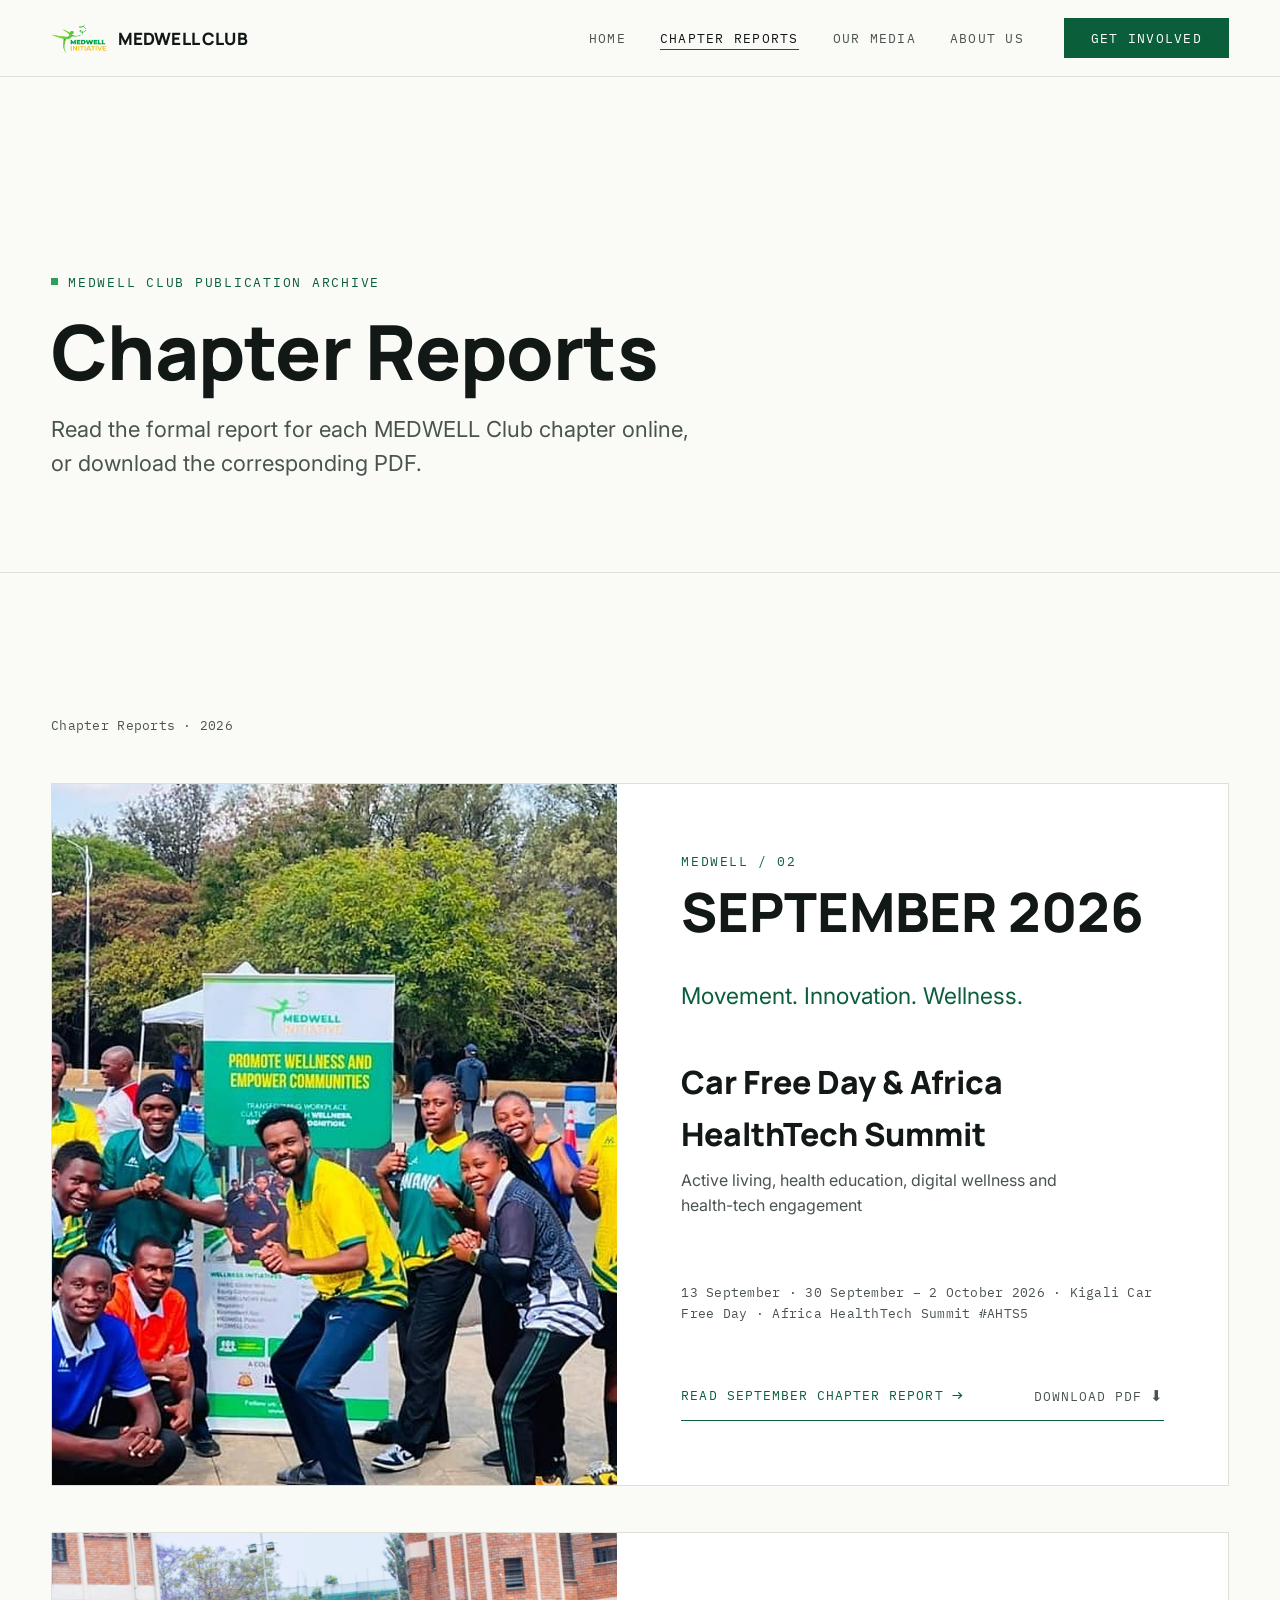
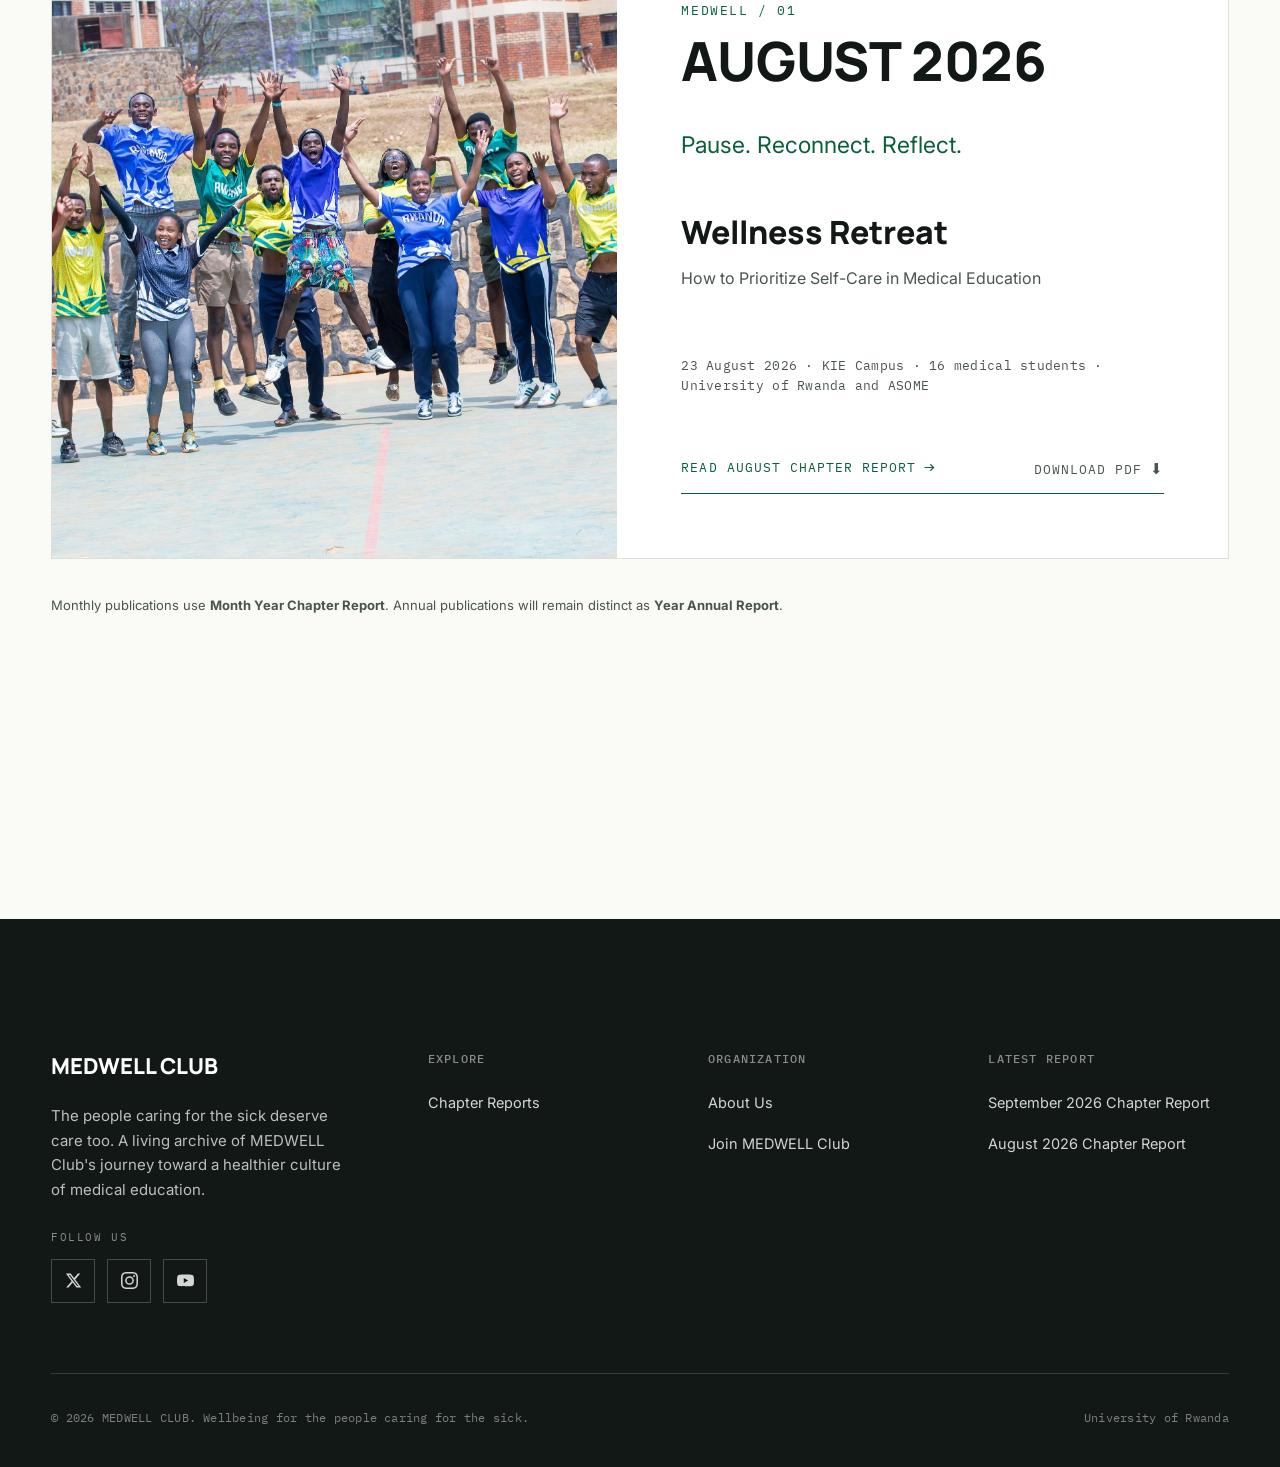
<file: reports.html>
<!DOCTYPE html>
<html lang="en">
<head>
<meta charset="UTF-8">
<meta name="viewport" content="width=device-width, initial-scale=1.0">
<title>Chapter Reports · MEDWELL Club</title>
<meta name="description" content="MEDWELL Club's Chapter Report archive. Read monthly Chapter Reports online or download the corresponding PDF report.">
<link href="https://fonts.googleapis.com/css2?family=Manrope:wght@500;700;800&family=Inter:wght@400;500;600&family=IBM+Plex+Mono:wght@400;500&display=swap" rel="stylesheet">
<link rel="stylesheet" href="css/style.css">
<style>
  .report-entry {
    display:grid;
    grid-template-columns:1fr 1.08fr;
    gap:0;
    border:1px solid var(--line);
    margin-top:46px;
    background:var(--white);
  }
  .re-image { position:relative; min-height:620px; overflow:hidden; }
  .re-image img { position:absolute; inset:0; width:100%; height:100%; object-fit:cover; object-position:center; }
  .re-text { padding:clamp(34px,5vw,68px); display:flex; flex-direction:column; justify-content:center; gap:20px; }
  .re-num { font-family:var(--font-mono); font-size:13px; color:var(--green-deep); letter-spacing:.12em; }
  .re-month { font-family:var(--font-display); font-weight:800; font-size:clamp(34px,4.5vw,54px); line-height:1; margin-top:10px; }
  .re-motif { color:var(--green-deep); font-size:clamp(18px,2vw,23px); margin-top:20px; }
  .re-title { font-family:var(--font-display); font-weight:800; font-size:clamp(24px,2.7vw,32px); }
  .re-theme { color:var(--ink-soft); margin-top:8px; max-width:42ch; }
  .re-meta { margin-top:28px; }
  .re-actions {
    display:flex;
    align-items:center;
    justify-content:space-between;
    flex-wrap:wrap;
    gap:10px 24px;
    margin-top:24px;
    padding-bottom:10px;
    border-bottom:1px solid var(--green-deep);
  }
  .re-read { display:inline-flex; align-items:center; gap:8px; color:var(--green-deep); font-family:var(--font-mono); font-size:13px; letter-spacing:.08em; text-transform:uppercase; }
  .re-read .a { font-size:18px; }
  .re-download {
    display:inline-flex;
    align-items:center;
    gap:8px;
    color:var(--ink-soft);
    font-family:var(--font-mono);
    font-size:12.5px;
    letter-spacing:.08em;
    text-transform:uppercase;
    transition:color 0.2s ease;
  }
  .re-download:hover, .re-download:focus-visible { color:var(--green-deep); }
  .re-download .a { font-size:15px; }
  .archive-note { margin-top:36px; color:var(--ink-soft); font-size:13px; }
  @media(max-width:900px){ .report-entry{grid-template-columns:1fr}.re-image{min-height:420px}.re-text{border-top:1px solid var(--line)} }
  @media(max-width:560px){ .re-image{min-height:330px}.re-text{padding:30px 24px}.archive-note{display:none} }
</style>
</head>
<body>
<a class="skip-link" href="#main">Skip to content</a>
<header class="site-header">
  <div class="wrap">
    <a href="index.html" class="brand"><img src="assets/logos/medwell-logo.png" alt="MEDWELL Club"><span>MEDWELL CLUB</span></a>
    <nav class="main-nav" id="main-nav">
      <ul>
        <li><a href="index.html">Home</a></li>
        <li><a href="reports.html" aria-current="page">Chapter Reports</a></li>
        <li><a href="index.html#our-media">Our Media</a></li>
        <li><a href="about.html">About Us</a></li>
      </ul>
      <a href="index.html#get-involved" class="btn btn-solid join-btn">GET INVOLVED</a>
      <div class="nav-social">
        <span class="social-label">Follow us</span>
        <div class="social-icons">
          <a href="https://x.com/medwell_medsar" class="social-link" target="_blank" rel="noopener noreferrer" aria-label="MEDWELL Club on X"><svg viewBox="0 0 24 24" aria-hidden="true"><path fill="currentColor" d="M18.244 2.25h3.308l-7.227 8.26 8.502 11.24H16.17l-5.214-6.817L4.99 21.75H1.68l7.73-8.835L1.254 2.25H8.08l4.713 6.231zm-1.161 17.52h1.833L7.084 4.126H5.117z"/></svg></a>
          <a href="https://www.instagram.com/medwell250/" class="social-link" target="_blank" rel="noopener noreferrer" aria-label="MEDWELL Club on Instagram"><svg viewBox="0 0 24 24" aria-hidden="true"><path fill="currentColor" d="M12 2.163c3.204 0 3.584.012 4.85.07 3.252.148 4.771 1.691 4.919 4.919.058 1.265.069 1.645.069 4.849 0 3.205-.012 3.584-.069 4.849-.149 3.225-1.664 4.771-4.919 4.919-1.266.058-1.644.07-4.85.07-3.204 0-3.584-.012-4.849-.07-3.26-.149-4.771-1.699-4.919-4.92-.058-1.265-.07-1.644-.07-4.849 0-3.204.012-3.584.07-4.849.149-3.227 1.664-4.771 4.919-4.919 1.266-.057 1.645-.069 4.849-.069zm0-2.163c-3.259 0-3.667.014-4.947.072-4.358.2-6.78 2.618-6.98 6.98-.059 1.281-.073 1.689-.073 4.948 0 3.259.014 3.668.072 4.948.2 4.358 2.618 6.78 6.98 6.98 1.281.058 1.689.072 4.948.072 3.259 0 3.668-.014 4.948-.072 4.354-.2 6.782-2.618 6.979-6.98.059-1.28.073-1.689.073-4.948 0-3.259-.014-3.667-.072-4.947-.196-4.354-2.617-6.78-6.979-6.98-1.281-.059-1.69-.073-4.949-.073zM12 5.838a6.162 6.162 0 1 0 0 12.324 6.162 6.162 0 0 0 0-12.324zM12 16a4 4 0 1 1 0-8 4 4 0 0 1 0 8zm6.406-11.845a1.44 1.44 0 1 0 0 2.881 1.44 1.44 0 0 0 0-2.881z"/></svg></a>
          <a href="https://www.youtube.com/@THEMEDWELLPODCAST" class="social-link" target="_blank" rel="noopener noreferrer" aria-label="MEDWELL Club on YouTube"><svg viewBox="0 0 24 24" aria-hidden="true"><path fill="currentColor" d="M23.498 6.186a2.994 2.994 0 0 0-2.106-2.117C19.505 3.545 12 3.545 12 3.545s-7.505 0-9.392.524A2.994 2.994 0 0 0 .502 6.186 31.26 31.26 0 0 0 0 12a31.26 31.26 0 0 0 .502 5.814 2.994 2.994 0 0 0 2.106 2.117c1.887.524 9.392.524 9.392.524s7.505 0 9.392-.524a2.994 2.994 0 0 0 2.106-2.117A31.26 31.26 0 0 0 24 12a31.26 31.26 0 0 0-.502-5.814zM9.545 15.568V8.432L15.818 12l-6.273 3.568z"/></svg></a>
        </div>
      </div>
    </nav>
    <button class="nav-toggle" aria-label="Toggle menu" aria-expanded="false" aria-controls="main-nav"><span></span></button>
  </div>
</header>

<main id="main">
  <div class="page-intro">
    <div class="wrap">
      <span class="eyebrow">MEDWELL Club publication archive</span>
      <h1>Chapter Reports</h1>
      <p class="lede" style="margin-top:22px;">Read the formal report for each MEDWELL Club chapter online, or download the corresponding PDF.</p>
    </div>
  </div>

  <section class="section">
    <div class="wrap">
      <p class="meta">Chapter Reports · 2026</p>
      <div id="reports-mount"></div>
      <p class="archive-note">Monthly publications use <strong>Month Year Chapter Report</strong>. Annual publications will remain distinct as <strong>Year Annual Report</strong>.</p>
    </div>
  </section>
</main>

<footer class="site-footer">
  <div class="wrap">
    <div class="footer-top">
      <div><div class="footer-brand">MEDWELL CLUB</div><p class="footer-statement">The people caring for the sick deserve care too. A living archive of MEDWELL Club's journey toward a healthier culture of medical education.</p>
        <div class="footer-social">
          <span class="social-label">Follow us</span>
          <div class="social-icons">
            <a href="https://x.com/medwell_medsar" class="social-link" target="_blank" rel="noopener noreferrer" aria-label="MEDWELL Club on X"><svg viewBox="0 0 24 24" aria-hidden="true"><path fill="currentColor" d="M18.244 2.25h3.308l-7.227 8.26 8.502 11.24H16.17l-5.214-6.817L4.99 21.75H1.68l7.73-8.835L1.254 2.25H8.08l4.713 6.231zm-1.161 17.52h1.833L7.084 4.126H5.117z"/></svg></a>
            <a href="https://www.instagram.com/medwell250/" class="social-link" target="_blank" rel="noopener noreferrer" aria-label="MEDWELL Club on Instagram"><svg viewBox="0 0 24 24" aria-hidden="true"><path fill="currentColor" d="M12 2.163c3.204 0 3.584.012 4.85.07 3.252.148 4.771 1.691 4.919 4.919.058 1.265.069 1.645.069 4.849 0 3.205-.012 3.584-.069 4.849-.149 3.225-1.664 4.771-4.919 4.919-1.266.058-1.644.07-4.85.07-3.204 0-3.584-.012-4.849-.07-3.26-.149-4.771-1.699-4.919-4.92-.058-1.265-.07-1.644-.07-4.849 0-3.204.012-3.584.07-4.849.149-3.227 1.664-4.771 4.919-4.919 1.266-.057 1.645-.069 4.849-.069zm0-2.163c-3.259 0-3.667.014-4.947.072-4.358.2-6.78 2.618-6.98 6.98-.059 1.281-.073 1.689-.073 4.948 0 3.259.014 3.668.072 4.948.2 4.358 2.618 6.78 6.98 6.98 1.281.058 1.689.072 4.948.072 3.259 0 3.668-.014 4.948-.072 4.354-.2 6.782-2.618 6.979-6.98.059-1.28.073-1.689.073-4.948 0-3.259-.014-3.667-.072-4.947-.196-4.354-2.617-6.78-6.979-6.98-1.281-.059-1.69-.073-4.949-.073zM12 5.838a6.162 6.162 0 1 0 0 12.324 6.162 6.162 0 0 0 0-12.324zM12 16a4 4 0 1 1 0-8 4 4 0 0 1 0 8zm6.406-11.845a1.44 1.44 0 1 0 0 2.881 1.44 1.44 0 0 0 0-2.881z"/></svg></a>
          <a href="https://www.youtube.com/@THEMEDWELLPODCAST" class="social-link" target="_blank" rel="noopener noreferrer" aria-label="MEDWELL Club on YouTube"><svg viewBox="0 0 24 24" aria-hidden="true"><path fill="currentColor" d="M23.498 6.186a2.994 2.994 0 0 0-2.106-2.117C19.505 3.545 12 3.545 12 3.545s-7.505 0-9.392.524A2.994 2.994 0 0 0 .502 6.186 31.26 31.26 0 0 0 0 12a31.26 31.26 0 0 0 .502 5.814 2.994 2.994 0 0 0 2.106 2.117c1.887.524 9.392.524 9.392.524s7.505 0 9.392-.524a2.994 2.994 0 0 0 2.106-2.117A31.26 31.26 0 0 0 24 12a31.26 31.26 0 0 0-.502-5.814zM9.545 15.568V8.432L15.818 12l-6.273 3.568z"/></svg></a>
          </div>
        </div>
      </div>
      <div class="footer-col"><h4>Explore</h4><ul><li><a href="reports.html">Chapter Reports</a></li></ul></div>
      <div class="footer-col"><h4>Organization</h4><ul><li><a href="about.html">About Us</a></li><li><a href="about.html#community" data-open-involve>Join MEDWELL Club</a></li></ul></div>
      <div class="footer-col"><h4>Latest Report</h4><ul><li><a href="september-2026-chapter-report.html">September 2026 Chapter Report</a></li><li><a href="august-2026-chapter-report.html">August 2026 Chapter Report</a></li></ul></div>
    </div>
    <div class="footer-bottom"><span>© 2026 MEDWELL CLUB. Wellbeing for the people caring for the sick.</span><span>University of Rwanda</span></div>
  </div>
</footer>
<script src="content/data.js"></script>
<script src="js/nav.js"></script>

<!-- GET INVOLVED MODAL -->
<div class="gi-modal" id="involve-modal" aria-hidden="true">
  <div class="gi-modal-backdrop" data-close-involve></div>
  <div class="gi-modal-panel" role="dialog" aria-modal="true" aria-labelledby="gi-modal-title">
    <button class="gi-modal-close" type="button" data-close-involve aria-label="Close">✕</button>

    <div class="gi-step" data-gi-step="ways">
      <span class="eyebrow" style="color:var(--green-deep);">Get Involved</span>
      <h2 id="gi-modal-title" class="gi-modal-heading">Join us. Support us. Belong to MEDWELL Club.</h2>
      <p class="gi-modal-lede">There's a place in MEDWELL Club at every stage of the journey, as a student, a practicing professional, or simply someone who believes healthcare providers deserve care too.</p>
      <div class="gi-modal-ways">
        <button class="gi-way" type="button" data-gi-role="students">
          <span class="gi-way-num">01</span>
          <span><span class="gi-way-label">Students</span><span class="gi-way-desc">Medical and health-sciences students building healthier habits together.</span></span>
          <span class="gi-way-arrow" aria-hidden="true">→</span>
        </button>
        <button class="gi-way" type="button" data-gi-role="professionals">
          <span class="gi-way-num">02</span>
          <span><span class="gi-way-label">Professionals</span><span class="gi-way-desc">Doctors and healthcare professionals sharing time, mentorship and expertise.</span></span>
          <span class="gi-way-arrow" aria-hidden="true">→</span>
        </button>
        <button class="gi-way" type="button" data-gi-role="supporters">
          <span class="gi-way-num">03</span>
          <span><span class="gi-way-label">Supporters</span><span class="gi-way-desc">Donors and contributors backing a healthier culture of medical education.</span></span>
          <span class="gi-way-arrow" aria-hidden="true">→</span>
        </button>
      </div>
      <div class="gi-modal-cta">
        <button class="btn btn-solid" type="button" data-gi-role="general">Email Us</button>
        <a class="link-arrow" href="reports.html">Read Chapter Reports <span class="a">→</span></a>
      </div>
    </div>

    <div class="gi-step" data-gi-step="next" hidden>
      <button class="gi-back" type="button" data-gi-back><span aria-hidden="true">←</span> Back</button>
      <span class="eyebrow" style="color:var(--green-deep);">Get Involved — <span data-gi-role-eyebrow>Students</span></span>
      <h2 id="gi-modal-title-next" class="gi-modal-heading" data-gi-role-heading>Get involved as a student.</h2>
      <p class="gi-modal-lede" data-gi-role-lede>Join the medical and health-sciences students building healthier habits together.</p>
      <div class="gi-next-actions">
        <a class="gi-next-action" data-gi-mailto href="mailto:mwizerwabonheur45@gmail.com">
          <span class="gi-next-action-icon" aria-hidden="true">✉</span>
          <span><span class="gi-next-action-label">Email us</span><span class="gi-next-action-desc">Opens your email app with a message ready to personalize.</span></span>
          <span class="gi-way-arrow" aria-hidden="true">→</span>
        </a>
        <button class="gi-next-action" type="button" data-gi-copy>
          <span class="gi-next-action-icon" aria-hidden="true">⧉</span>
          <span><span class="gi-next-action-label" data-gi-copy-label>Copy our email address</span><span class="gi-next-action-desc">mwizerwabonheur45@gmail.com</span></span>
          <span class="gi-way-arrow" aria-hidden="true">→</span>
        </button>
      </div>
    </div>
  </div>
</div>
<script>
(function(){
  var mount=document.getElementById('reports-mount');
  if(!mount) return;
  mount.innerHTML=MEDWELL_CONTENT.reports.map(function(r){
    var label=r.reportType==='annual' ? (r.year+' Annual Report') : (r.monthLabel+' Chapter Report');
    return '<article class="report-entry reveal" id="'+r.id+'">'+
      '<div class="re-image"><img src="'+r.cover+'" alt="'+r.eventTitle+' · '+r.title+'"></div>'+
      '<div class="re-text">'+
        '<div><span class="re-num">MEDWELL / '+(r.number||'')+'</span><div class="re-month">'+r.monthLabel.toUpperCase()+'</div></div>'+
        '<p class="re-motif">'+(r.motif||'')+'</p>'+
        '<div><div class="re-title">'+r.eventTitle+'</div><p class="re-theme">'+r.theme+'</p></div>'+
        '<p class="meta re-meta">'+r.date+' · '+r.venue+' · '+r.participants.replace(' · ',' · ')+'</p>'+
        '<div class="re-actions">'+
          '<a class="re-read" href="'+r.readUrl+'">Read '+r.month+' Chapter Report <span class="a">→</span></a>'+
          (r.pdfUrl ? '<a class="re-download" href="'+r.pdfUrl+'" download>Download PDF <span class="a" aria-hidden="true">⬇</span></a>' : '')+
        '</div>'+
      '</div>'+
    '</article>';
  }).join('');
  mount.querySelectorAll('.reveal').forEach(function(el){requestAnimationFrame(function(){requestAnimationFrame(function(){el.classList.add('in');});});});
})();
</script>
</body>
</html>
</file>
<file: css/style.css>
/* ==========================================================================
   MEDWELL Club Design System
   Green + white editorial system. No gradients, no glass, no rounded cards.
   ========================================================================== */

:root {
  /* Color */
  --paper: #FAFAF7;
  --white: #FFFFFF;
  --ink: #121815;
  --ink-soft: #4A544E;
  --line: #DEDFD6;
  --line-strong: #C7C9BC;
  --green-deep: #0B5E3A;
  --green: #157A45;
  --green-bright: #2E9E5B;
  --green-wash: #EEF3ED;
  --gold: #E3A63B;

  /* Type */
  --font-display: 'Manrope', 'Helvetica Neue', Arial, sans-serif;
  --font-body: 'Inter', 'Helvetica Neue', Arial, sans-serif;
  --font-mono: 'IBM Plex Mono', 'SFMono-Regular', Consolas, monospace;

  /* Scale */
  --container: 1320px;
  --gutter: clamp(20px, 4vw, 64px);
}

* { box-sizing: border-box; }
html { scroll-behavior: smooth; }

@media (prefers-reduced-motion: reduce) {
  html { scroll-behavior: auto; }
  *, *::before, *::after {
    animation-duration: 0.001ms !important;
    animation-iteration-count: 1 !important;
    transition-duration: 0.001ms !important;
    scroll-behavior: auto !important;
  }
}

body {
  margin: 0;
  background: var(--paper);
  color: var(--ink);
  font-family: var(--font-body);
  font-size: 16px;
  line-height: 1.6;
  -webkit-font-smoothing: antialiased;
}

img { max-width: 100%; display: block; }
a { color: inherit; text-decoration: none; }
button { font-family: inherit; cursor: pointer; }

::selection { background: var(--green-deep); color: var(--white); }

a:focus-visible,
button:focus-visible,
input:focus-visible {
  outline: 2px solid var(--green-deep);
  outline-offset: 3px;
}

.wrap {
  max-width: var(--container);
  margin: 0 auto;
  padding-left: var(--gutter);
  padding-right: var(--gutter);
}

/* ---- Typography ---- */

h1, h2, h3, h4 {
  font-family: var(--font-display);
  font-weight: 800;
  letter-spacing: -0.01em;
  margin: 0;
  color: var(--ink);
}

.eyebrow {
  font-family: var(--font-mono);
  font-size: 12.5px;
  letter-spacing: 0.14em;
  text-transform: uppercase;
  color: var(--green-deep);
  display: inline-flex;
  align-items: center;
  gap: 10px;
}

.eyebrow::before {
  content: '';
  width: 7px;
  height: 7px;
  background: var(--green-bright);
  display: inline-block;
  flex-shrink: 0;
}

/* Section-header variant: for an .eyebrow that IS the header for its
   section (no larger heading follows it), rather than a small kicker
   sitting above one. Same color, marker, letter-spacing and font,
   just sized to read as a heading instead of a caption. */
.eyebrow-heading {
  font-size: clamp(19px, 2.3vw, 27px);
  gap: 13px;
}

.meta {
  font-family: var(--font-mono);
  font-size: 13px;
  letter-spacing: 0.02em;
  color: var(--ink-soft);
}

.lede {
  font-size: clamp(18px, 2vw, 22px);
  line-height: 1.55;
  color: var(--ink-soft);
  max-width: 46ch;
}

.pull {
  font-family: var(--font-display);
  font-weight: 700;
  font-size: clamp(24px, 3.4vw, 38px);
  line-height: 1.25;
  color: var(--green-deep);
  letter-spacing: -0.01em;
  max-width: 22ch;
}

/* ---- Buttons / links ---- */

.link-arrow {
  display: inline-flex;
  align-items: center;
  gap: 9px;
  font-family: var(--font-mono);
  font-size: 13px;
  letter-spacing: 0.06em;
  text-transform: uppercase;
  color: var(--green-deep);
  padding-bottom: 3px;
  border-bottom: 1px solid var(--green-deep);
  transition: gap 0.25s ease, color 0.25s ease, border-color 0.25s ease;
}
.link-arrow:hover { gap: 15px; }
.link-arrow.on-dark { color: var(--white); border-color: rgba(255,255,255,0.7); }
.link-arrow .a { transition: transform 0.25s ease; }
.link-arrow:hover .a { transform: translateX(2px); }

.btn {
  display: inline-flex;
  align-items: center;
  gap: 10px;
  font-family: var(--font-mono);
  font-size: 13px;
  line-height: 1;
  letter-spacing: 0.06em;
  text-transform: uppercase;
  padding: 19px 26px;
  border: 1px solid var(--ink);
  background: transparent;
  color: var(--ink);
  transition: background 0.25s ease, color 0.25s ease, border-color 0.25s ease;
}
.btn:hover { background: var(--ink); color: var(--white); }

.btn-solid {
  background: var(--green-deep);
  border-color: var(--green-deep);
  color: var(--white);
}
.btn-solid:hover { background: var(--ink); border-color: var(--ink); color: var(--white); }

.btn-ghost-light {
  border-color: rgba(255,255,255,0.55);
  color: var(--white);
}
.btn-ghost-light:hover { background: var(--white); color: var(--ink); }

/* ---- Header / Nav ---- */

.site-header {
  position: sticky;
  top: 0;
  z-index: 100;
  background: rgba(250, 250, 247, 0.92);
  backdrop-filter: saturate(140%) blur(6px);
  border-bottom: 1px solid var(--line);
}

.site-header .wrap {
  display: flex;
  align-items: center;
  justify-content: space-between;
  height: 76px;
}

.brand {
  display: flex;
  align-items: center;
  gap: 11px;
  font-family: var(--font-display);
  font-weight: 800;
  font-size: 17px;
  letter-spacing: 0.01em;
}
.brand img { height: 30px; width: auto; }
.brand span { padding-top: 1px; }

.main-nav {
  display: flex;
  align-items: center;
  gap: 40px;
}

.main-nav ul {
  display: flex;
  list-style: none;
  margin: 0;
  padding: 0;
  gap: 34px;
}

.main-nav a {
  font-family: var(--font-mono);
  font-size: 12.5px;
  letter-spacing: 0.1em;
  text-transform: uppercase;
  color: var(--ink-soft);
  position: relative;
  padding-bottom: 4px;
}
.main-nav a::after {
  content: '';
  position: absolute;
  left: 0; right: 100%;
  bottom: 0;
  height: 1px;
  background: var(--green-deep);
  transition: right 0.25s ease;
}
.main-nav a:hover, .main-nav a[aria-current="page"] { color: var(--ink); }
.main-nav a:hover::after, .main-nav a[aria-current="page"]::after { right: 0; }

/* Nav CTA button (.join-btn) is also matched by ".main-nav a" above, which
   sets a dark ink-soft color at equal-or-higher specificity than .btn-solid's
   white; that's what made this label unreadable on its green background.
   Force white in every state with a more specific, ancestor-qualified selector. */
.site-header .main-nav a.join-btn,
.site-header .main-nav a.join-btn:hover,
.site-header .main-nav a.join-btn:focus-visible,
.site-header .main-nav a.join-btn[aria-current="page"] {
  color: var(--white);
}
.site-header .main-nav a.join-btn::after { content: none; }

/* Same ".main-nav a" specificity collision also overrides padding-bottom
   (4px, meant for the plain links' underline gap), squashing .btn's
   symmetric 19px/19px padding down to 19px/4px and pushing the button
   label off-center. Set explicit symmetric padding (slightly shorter
   than the base .btn's 19px so the nav button sits a bit less tall). */
.site-header .main-nav a.join-btn {
  padding-top: 13px;
  padding-bottom: 13px;
}

.nav-toggle {
  display: none;
  background: none;
  border: none;
  width: 30px;
  height: 22px;
  position: relative;
}
.nav-toggle::after {
  content: '';
  position: absolute;
  top: 50%;
  left: 50%;
  width: 44px;
  height: 44px;
  transform: translate(-50%, -50%);
}
.nav-toggle span, .nav-toggle span::before, .nav-toggle span::after {
  content: '';
  position: absolute;
  left: 0;
  width: 100%;
  height: 1.5px;
  background: var(--ink);
  transition: transform 0.25s ease, opacity 0.25s ease, top 0.25s ease;
}
.nav-toggle span { top: 10px; }
.nav-toggle span::before { top: -8px; }
.nav-toggle span::after { top: 8px; }
.nav-toggle[aria-expanded="true"] span { background: transparent; }
.nav-toggle[aria-expanded="true"] span::before { top: 0; transform: rotate(45deg); }
.nav-toggle[aria-expanded="true"] span::after { top: 0; transform: rotate(-45deg); }

/* Body is locked (see .nav-locked below) whenever the mobile menu is open,
   so this is a contained fallback only — it should never need to kick in on
   a normal phone, but keeps a very short/landscape screen from clipping
   content instead of silently cutting off the social icons. */
@media (max-width: 880px) {
  .nav-toggle { display: block; }
  .main-nav {
    position: fixed;
    top: 76px;
    left: 0;
    right: 0;
    /* 100vh on mobile browsers is measured with the address bar showing;
       100dvh tracks the real, current viewport so the menu's box always
       reaches the true bottom of the screen. Keep the vh line first as a
       fallback for browsers that don't support dvh. */
    height: calc(100vh - 76px);
    height: calc(100dvh - 76px);
    background: var(--paper);
    flex-direction: column;
    align-items: flex-start;
    padding: 30px var(--gutter) max(28px, env(safe-area-inset-bottom) + 20px);
    overflow-y: auto;
    overscroll-behavior: contain;
    -webkit-overflow-scrolling: touch;
    transform: translateY(-8px);
    opacity: 0;
    pointer-events: none;
    transition: opacity 0.25s ease, transform 0.25s ease;
  }
  .main-nav.open { opacity: 1; transform: translateY(0); pointer-events: auto; }
  .main-nav ul { flex-direction: column; gap: 22px; }
  .main-nav ul a { font-size: 15px; }
  .main-nav .join-btn { margin-top: 26px; }
}

/* Locks the page behind the mobile menu so it can't be scrolled while open —
   this is what stops the homepage content from ever showing through. */
body.nav-locked {
  overflow: hidden;
  height: 100vh;
  height: 100dvh;
}

/* On short screens (small phones, landscape) shrink the vertical rhythm so
   the whole menu — including the social row — comfortably fits without
   needing its internal scroll fallback at all. */
@media (max-width: 880px) and (max-height: 700px) {
  .main-nav { padding-top: 22px; }
  .main-nav ul { gap: 14px; }
  .main-nav .join-btn { margin-top: 18px; }
  .nav-social { padding-top: 20px; }
}
@media (max-width: 880px) and (max-height: 560px) {
  .main-nav ul a { font-size: 14px; }
  .nav-social { padding-top: 14px; }
  .nav-social .social-label { margin-bottom: 8px; }
}

/* ---- Get Involved band ---- */

.community-band {
  background: var(--green-deep);
  color: var(--white);
}
.community-band .eyebrow { color: var(--white); }
.community-band .eyebrow::before { background: var(--white); }
.community-band h2 {
  color: var(--white);
  font-size: clamp(26px, 3.6vw, 38px);
  max-width: 22ch;
  margin-top: 14px;
}
.community-band p {
  color: rgba(255,255,255,0.82);
  max-width: 54ch;
  margin-top: 14px;
  font-size: 16px;
  line-height: 1.6;
}
.community-actions {
  display: flex;
  flex-wrap: wrap;
  gap: 14px;
  margin-top: 30px;
}
/* .btn-ghost-light already sets white text, this just makes sure nothing
   above (e.g. ".main-nav a" rules on the reused .btn base) can darken it here. */
.community-band .btn-ghost-light { color: var(--white); }
.community-band .btn-ghost-light:hover { color: var(--ink); }

/* ---- Get Involved (closing section, shared across pages) ---- */
.involve-section {
  background: var(--green-deep);
  color: var(--white);
  padding: 130px 0 120px;
  position: relative;
  overflow: hidden;
}
/* A single hairline numeral, oversized and mostly off-canvas, gives the
   band a quiet editorial signature, texture, not decoration. Purely
   tonal (green-on-green), so it never competes with the real content
   and disappears entirely under reduced-motion / print. */
.involve-section::after {
  content: '03';
  position: absolute;
  right: clamp(-40px, -2vw, 10px);
  top: 50%;
  transform: translateY(-50%);
  font-family: var(--font-display);
  font-weight: 800;
  font-size: clamp(160px, 22vw, 340px);
  line-height: 1;
  color: rgba(255,255,255,0.035);
  pointer-events: none;
  user-select: none;
}
.involve-section .eyebrow { color: rgba(255,255,255,0.85); }
.involve-section .eyebrow::before { background: var(--gold); }
.involve-grid {
  display: grid;
  grid-template-columns: 0.95fr 1.05fr;
  gap: clamp(40px, 6vw, 90px);
  align-items: start;
  position: relative;
}
.involve-heading {
  color: var(--white);
  font-size: clamp(30px, 3.6vw, 44px);
  line-height: 1.14;
  margin-top: 18px;
  max-width: 14ch;
}
.involve-lede {
  color: rgba(255,255,255,0.78);
  font-size: 16.5px;
  line-height: 1.65;
  max-width: 42ch;
  margin-top: 20px;
}
.involve-cta {
  display: flex;
  align-items: center;
  gap: 26px;
  flex-wrap: wrap;
  margin-top: 36px;
}
.involve-ways {
  display: flex;
  flex-direction: column;
  border-top: 1px solid rgba(255,255,255,0.16);
}
.involve-row {
  display: grid;
  grid-template-columns: 40px 1fr auto;
  align-items: center;
  column-gap: 22px;
  padding: 26px 4px;
  border-bottom: 1px solid rgba(255,255,255,0.16);
  transition: background 0.3s ease, padding-left 0.3s ease;
  width: 100%;
  background: none;
  border-left: none;
  border-right: none;
  border-top: none;
  text-align: left;
  font: inherit;
  color: inherit;
  cursor: pointer;
}
.involve-row:hover { background: rgba(255,255,255,0.05); padding-left: 14px; }
.involve-num {
  font-family: var(--font-mono);
  font-size: 13px;
  color: var(--gold);
  letter-spacing: 0.04em;
}
.involve-text { min-width: 0; }
.involve-label {
  display: block;
  font-family: var(--font-display);
  font-weight: 800;
  font-size: clamp(18px, 2vw, 22px);
  letter-spacing: -0.005em;
}
.involve-desc {
  display: block;
  color: rgba(255,255,255,0.68);
  font-size: 14px;
  line-height: 1.55;
  margin-top: 6px;
  max-width: 40ch;
}
.involve-row .a {
  font-family: var(--font-mono);
  font-size: 18px;
  color: rgba(255,255,255,0.5);
  transition: transform 0.25s ease, color 0.25s ease;
  flex-shrink: 0;
}
.involve-row:hover .a { transform: translateX(4px); color: var(--gold); }
@media (max-width: 880px) {
  .involve-grid { grid-template-columns: 1fr; gap: 48px; }
}
@media (max-width: 700px) {
  .involve-section { padding: 84px 0 70px; }
  .involve-heading { max-width: none; }
  .involve-row { grid-template-columns: 30px 1fr auto; padding: 20px 2px; column-gap: 14px; }
  .involve-row:hover { padding-left: 8px; }
  .involve-label { font-size: 18px; }
  .involve-desc { font-size: 13.5px; }
}

/* ---- Get Involved modal (shared across all pages) ---- */

body.gi-locked { overflow: hidden; }

.gi-modal {
  position: fixed;
  inset: 0;
  z-index: 1000;
  display: flex;
  align-items: center;
  justify-content: center;
  padding: 24px;
  visibility: hidden;
  opacity: 0;
  transition: opacity 0.25s ease, visibility 0s linear 0.25s;
}
.gi-modal.open {
  visibility: visible;
  opacity: 1;
  transition: opacity 0.25s ease;
}
.gi-modal-backdrop {
  position: absolute;
  inset: 0;
  background: rgba(11, 16, 13, 0.62);
}
.gi-modal-panel {
  position: relative;
  background: var(--white);
  border: 1px solid var(--line);
  width: 100%;
  max-width: 640px;
  max-height: calc(100vh - 48px);
  overflow-y: auto;
  padding: clamp(34px, 5vw, 56px);
  transform: translateY(14px);
  transition: transform 0.3s ease;
  box-shadow: 0 24px 64px rgba(11, 16, 13, 0.22);
}
.gi-modal.open .gi-modal-panel { transform: translateY(0); }
.gi-modal-close {
  position: absolute;
  top: 20px;
  right: 20px;
  width: 38px;
  height: 38px;
  display: flex;
  align-items: center;
  justify-content: center;
  border: 1px solid var(--line-strong);
  background: transparent;
  color: var(--ink);
  font-size: 16px;
  line-height: 1;
  transition: background 0.2s ease, color 0.2s ease, border-color 0.2s ease;
}
.gi-modal-close:hover { background: var(--ink); color: var(--white); border-color: var(--ink); }
.gi-modal-heading {
  font-size: clamp(24px, 3vw, 32px);
  line-height: 1.18;
  margin-top: 16px;
  max-width: 18ch;
}
.gi-modal-lede {
  color: var(--ink-soft);
  font-size: 15.5px;
  line-height: 1.6;
  max-width: 48ch;
  margin-top: 16px;
}
.gi-modal-ways {
  display: flex;
  flex-direction: column;
  border-top: 1px solid var(--line);
  margin-top: 30px;
}
.gi-way {
  display: grid;
  grid-template-columns: 32px 1fr auto;
  align-items: center;
  column-gap: 18px;
  padding: 18px 4px;
  border-bottom: 1px solid var(--line);
  transition: background 0.25s ease, padding-left 0.25s ease;
  width: 100%;
  margin: 0;
  background: none;
  border-left: none;
  border-right: none;
  border-top: none;
  border-radius: 0;
  text-align: left;
  font: inherit;
  color: inherit;
  cursor: pointer;
}
.gi-way:hover { background: var(--green-wash); padding-left: 10px; }
.gi-way-num { font-family: var(--font-mono); font-size: 12.5px; color: var(--green-deep); }
.gi-way-label { display: block; font-family: var(--font-display); font-weight: 800; font-size: 15.5px; }
.gi-way-desc { display: block; color: var(--ink-soft); font-size: 13px; line-height: 1.5; margin-top: 4px; max-width: 38ch; }
.gi-way-arrow { font-family: var(--font-mono); font-size: 16px; color: var(--ink-soft); transition: transform 0.2s ease, color 0.2s ease; flex-shrink: 0; }
.gi-way:hover .gi-way-arrow { transform: translateX(3px); color: var(--green-deep); }
.gi-modal-cta {
  display: flex;
  align-items: center;
  gap: 24px;
  flex-wrap: wrap;
  margin-top: 30px;
}
.gi-modal-cta .btn { margin: 0; }

/* ---- Get Involved modal: two-step "ways" -> "next step" flow ---- */
.gi-step[hidden] { display: none; }
.gi-step:not([hidden]) { animation: giStepIn 0.32s ease; }
@keyframes giStepIn {
  from { opacity: 0; transform: translateY(8px); }
  to { opacity: 1; transform: translateY(0); }
}
.gi-back {
  display: inline-flex;
  align-items: center;
  gap: 8px;
  margin: 0 0 24px;
  padding: 0;
  border: none;
  background: none;
  font-family: var(--font-mono);
  font-size: 12px;
  letter-spacing: 0.06em;
  text-transform: uppercase;
  color: var(--ink-soft);
  cursor: pointer;
  transition: color 0.2s ease;
}
.gi-back:hover { color: var(--green-deep); }
.gi-back span { display: inline-block; transition: transform 0.2s ease; }
.gi-back:hover span { transform: translateX(-3px); }
.gi-next-actions {
  display: flex;
  flex-direction: column;
  border-top: 1px solid var(--line);
  margin-top: 28px;
}
.gi-next-action {
  display: grid;
  grid-template-columns: 42px 1fr auto;
  align-items: center;
  column-gap: 18px;
  padding: 20px 4px;
  border-bottom: 1px solid var(--line);
  width: 100%;
  margin: 0;
  background: none;
  border-left: none;
  border-right: none;
  border-top: none;
  border-radius: 0;
  text-align: left;
  font: inherit;
  color: inherit;
  cursor: pointer;
  transition: background 0.25s ease, padding-left 0.25s ease;
}
.gi-next-action:hover { background: var(--green-wash); padding-left: 10px; }
.gi-next-action-icon {
  width: 42px;
  height: 42px;
  display: flex;
  align-items: center;
  justify-content: center;
  border: 1px solid var(--line-strong);
  font-size: 17px;
  color: var(--green-deep);
  flex-shrink: 0;
}
.gi-next-action-label { display: block; font-family: var(--font-display); font-weight: 800; font-size: 15.5px; transition: color 0.2s ease; }
.gi-next-action-desc { display: block; color: var(--ink-soft); font-size: 13px; line-height: 1.5; margin-top: 4px; max-width: 38ch; }
.gi-next-action.is-copied .gi-next-action-icon { border-color: var(--green-deep); background: var(--green-deep); color: var(--white); }
.gi-next-action.is-copied .gi-next-action-label { color: var(--green-deep); }
@media (max-width: 520px) {
  .gi-modal { padding: 0; align-items: flex-end; }
  .gi-modal-panel { max-width: none; max-height: 88vh; border-left: none; border-right: none; border-bottom: none; }
}

/* ---- Footer ---- */

.site-footer {
  background: var(--ink);
  color: rgba(255,255,255,0.72);
  padding: 130px 0 40px;
  margin-top: 160px;
}

.footer-top {
  display: grid;
  grid-template-columns: 1.4fr 1fr 1fr 1fr;
  gap: 40px;
  padding-bottom: 70px;
  border-bottom: 1px solid rgba(255,255,255,0.14);
}

.footer-brand {
  font-family: var(--font-display);
  font-weight: 800;
  color: var(--white);
  font-size: 22px;
  margin-bottom: 20px;
}

.footer-statement {
  max-width: 34ch;
  font-size: 15px;
  line-height: 1.65;
}

.footer-col h4 {
  font-family: var(--font-mono);
  font-size: 12px;
  letter-spacing: 0.1em;
  text-transform: uppercase;
  color: rgba(255,255,255,0.5);
  margin-bottom: 22px;
  font-weight: 500;
}

.footer-col ul { list-style: none; margin: 0; padding: 0; display: flex; flex-direction: column; gap: 15px; }
.footer-col a { font-size: 14.5px; color: rgba(255,255,255,0.82); transition: color 0.2s ease; }
.footer-col a:hover { color: var(--green-bright); }

.footer-bottom {
  display: flex;
  justify-content: space-between;
  align-items: center;
  padding-top: 34px;
  font-family: var(--font-mono);
  font-size: 12px;
  color: rgba(255,255,255,0.45);
  letter-spacing: 0.02em;
  flex-wrap: wrap;
  gap: 12px;
}

@media (max-width: 780px) {
  .footer-top { grid-template-columns: 1fr 1fr; }
}
@media (max-width: 520px) {
  .footer-top { grid-template-columns: 1fr; padding-bottom: 50px; }
  .footer-brand { font-size: 20px; margin-bottom: 16px; }
  .footer-col h4 { margin-bottom: 16px; }
  .footer-col ul { gap: 12px; }
  .site-footer { padding: 60px 0 30px; margin-top: 100px; }
}

/* ---- Social links (footer + mobile nav) ----
   Shared square, single-line-border icon buttons, matching the site's
   sharp-edged .btn treatment (no rounded corners). Colour comes from
   the surface it sits on: light text/border on the dark footer,
   ink-soft/border on the light mobile-nav panel. A 44px box meets the
   recommended minimum comfortable tap-target size. */
.social-link {
  display: inline-flex;
  align-items: center;
  justify-content: center;
  width: 44px;
  height: 44px;
  border: 1px solid var(--line);
  flex-shrink: 0;
  transition: background 0.25s ease, color 0.25s ease, border-color 0.25s ease;
}
.social-link svg { width: 17px; height: 17px; display: block; }

/* Small "Follow us" kicker sitting above the icon row, wherever the
   social links appear (footer, mobile nav). Colour comes from the
   surface it sits on, same as the icons themselves. */
.social-label {
  display: block;
  font-family: var(--font-mono);
  font-size: 11px;
  letter-spacing: 0.14em;
  text-transform: uppercase;
  margin-bottom: 12px;
}
.social-icons { display: flex; gap: 12px; }

.footer-social { margin-top: 26px; }
.footer-social .social-label { color: rgba(255,255,255,0.5); }
.footer-social .social-link {
  border-color: rgba(255,255,255,0.22);
  color: rgba(255,255,255,0.82);
}
.footer-social .social-link:hover,
.footer-social .social-link:focus-visible {
  color: var(--green-bright);
  border-color: var(--green-bright);
}

/* Hidden in the inline desktop nav; only surfaces inside the expanded
   mobile menu, pinned toward the bottom via margin-top:auto since
   .main-nav becomes a full-height flex column at that breakpoint. */
.nav-social { display: none; }
.nav-social .social-label { color: var(--ink-soft); margin-bottom: 13px; }
.nav-social .social-icons { gap: 14px; }
.nav-social .social-link {
  border-color: var(--line);
  color: var(--ink-soft);
}
.nav-social .social-link:hover,
.nav-social .social-link:focus-visible {
  color: var(--green-deep);
  border-color: var(--green-deep);
}

@media (max-width: 880px) {
  .nav-social {
    display: flex;
    flex-direction: column;
    margin-top: auto;
    padding-top: 34px;
  }
}

/* ---- Utility layout ---- */

.section { padding: 130px 0; }
.section-tight { padding: 90px 0; }
@media (max-width: 780px) {
  .section { padding: 80px 0; }
  .section-tight { padding: 60px 0; }
}

.hr {
  border: none;
  border-top: 1px solid var(--line);
  margin: 0;
}

.reveal {
  opacity: 0;
  transform: translateY(18px);
  transition: opacity 0.7s ease, transform 0.7s ease;
}
.reveal.in { opacity: 1; transform: translateY(0); }

/* ---- Page intro (used on inner pages) ---- */

.page-intro {
  padding: 190px 0 70px;
  border-bottom: 1px solid var(--line);
}
.page-intro h1 {
  font-size: clamp(40px, 6vw, 76px);
  line-height: 1.02;
  margin-top: 20px;
}
@media (max-width: 700px) {
  .page-intro { padding: 128px 0 44px; }
}

/* ---- Mobile-wide safety nets ---- */
/* overflow-x: hidden on html/body turns the page into a scroll container
   and breaks position: sticky on the header. clip hides overflow without that. */
html, body { max-width: 100%; overflow-x: clip; }
@supports not (overflow: clip) { html, body { overflow-x: hidden; } }
.wrap { width: 100%; }
@media (max-width: 700px) {
  .wrap { padding-left: 20px; padding-right: 20px; }
  .section, .section-tight { overflow-x: hidden; }
  .btn { max-width: 100%; }
}
table { max-width: 100%; }
@media (max-width: 600px) {
  table.prog-table { font-size: 13px; }
  table.prog-table th, table.prog-table td { padding: 8px 6px; }
}

/* Skip link */
.skip-link {
  position: absolute;
  left: -999px;
  top: 0;
  background: var(--ink);
  color: var(--white);
  padding: 12px 18px;
  z-index: 1000;
  font-family: var(--font-mono);
  font-size: 13px;
}
.skip-link:focus { left: var(--gutter); top: 14px; }
</file>
